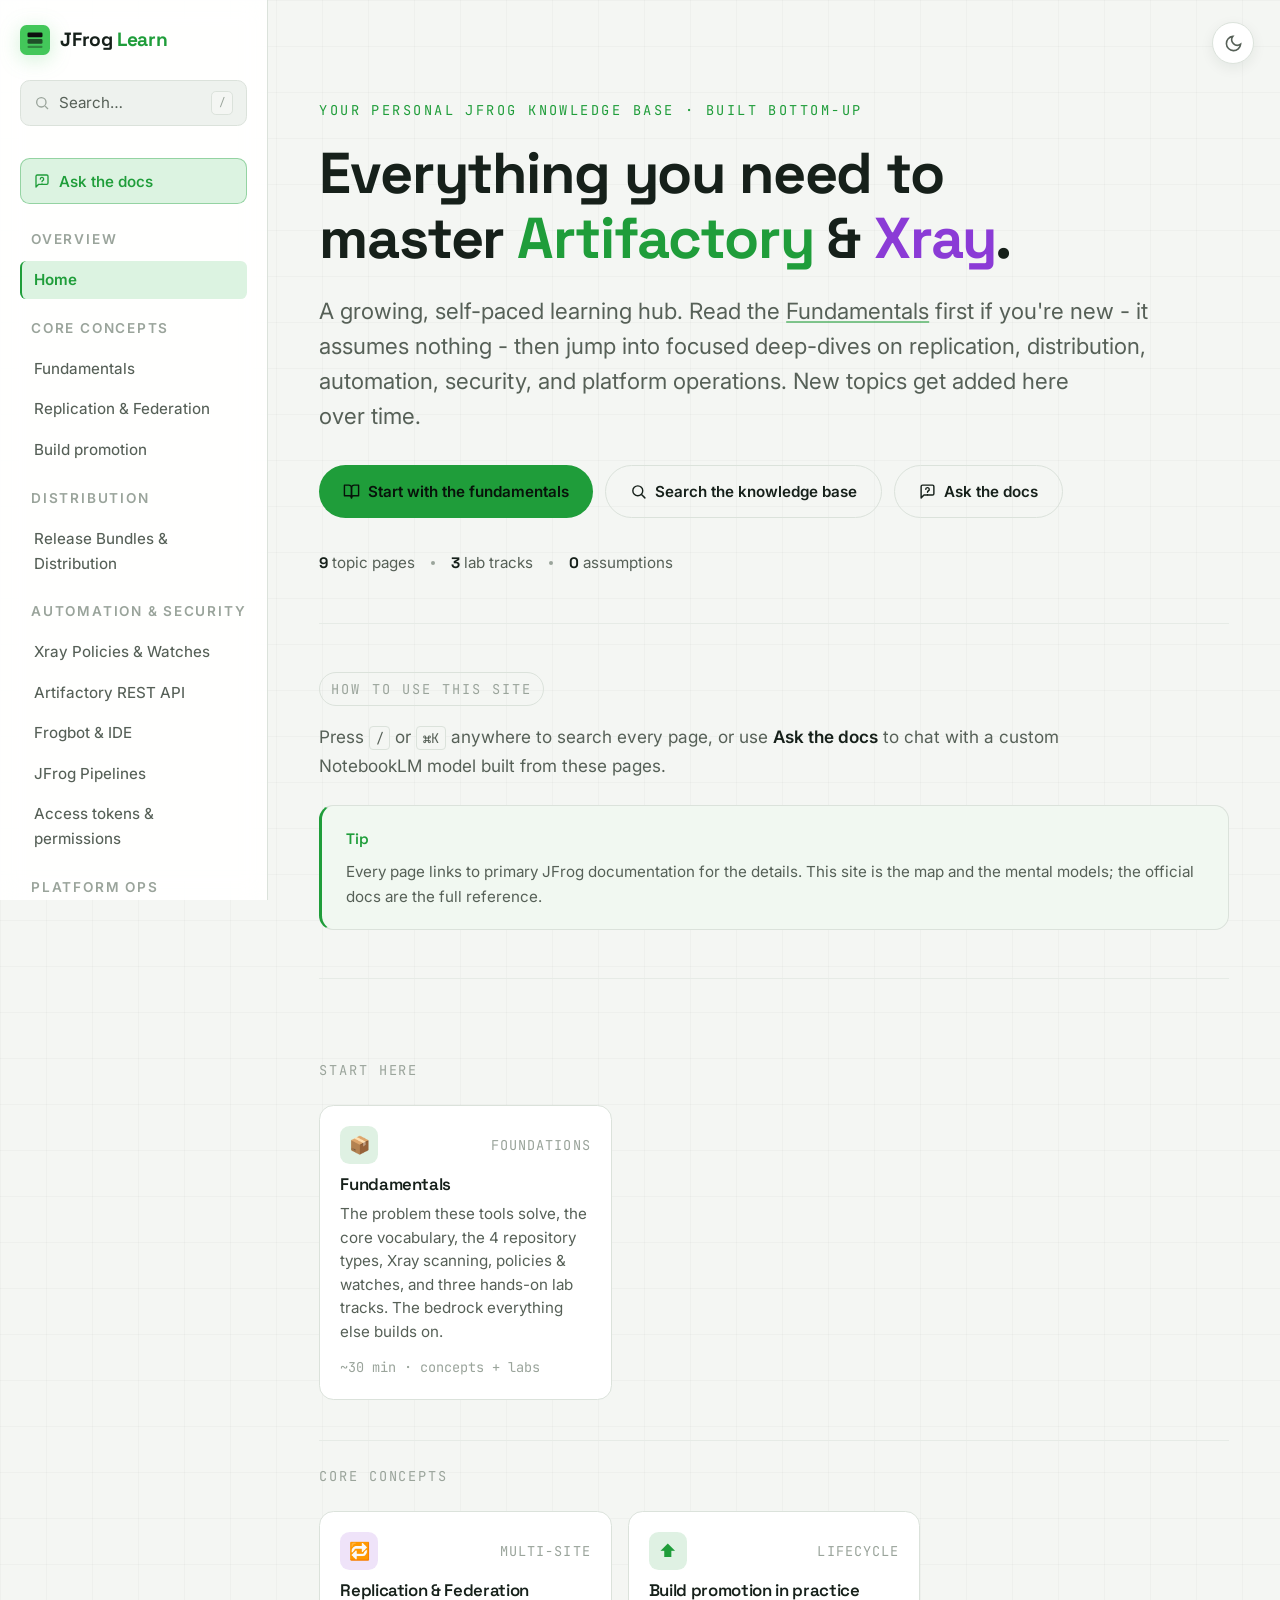
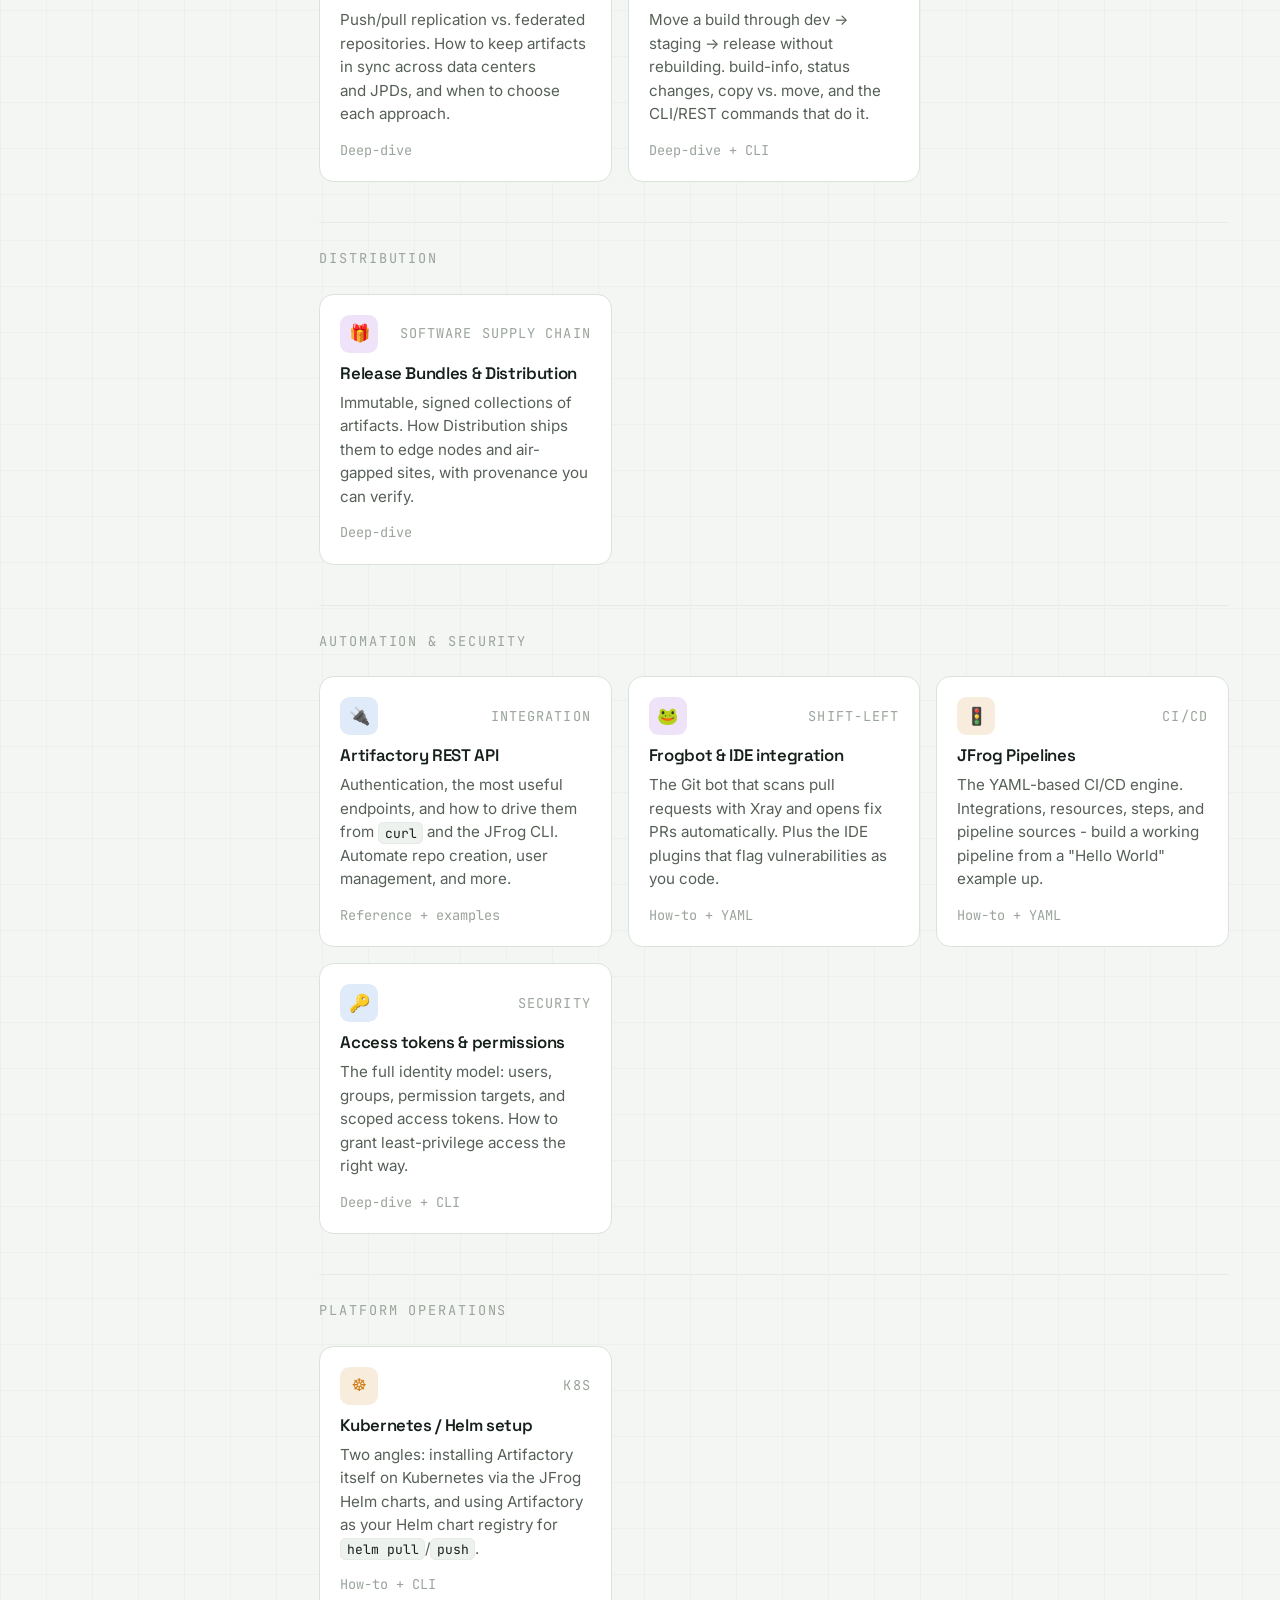
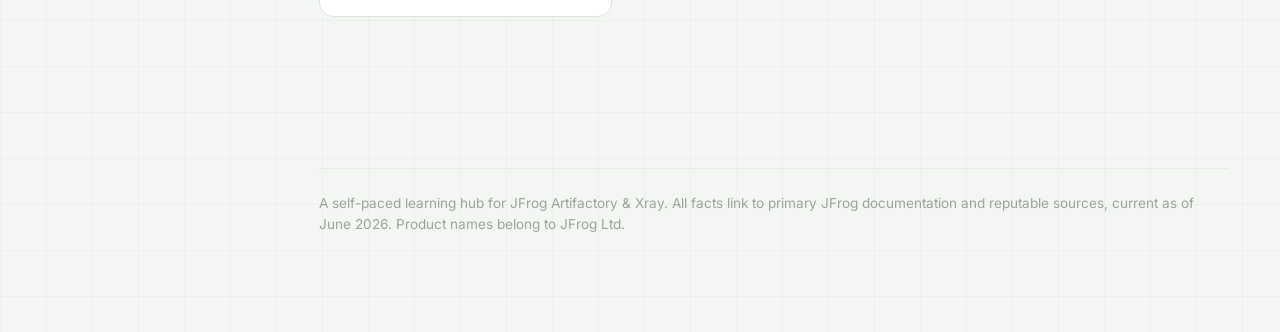
<file: index.html>
<!DOCTYPE html>
<html lang="en" data-theme="dark">
<head>
<meta charset="UTF-8" />
<meta name="viewport" content="width=device-width, initial-scale=1.0" />
<title>JFrog Learn - A bottom-up knowledge base for Artifactory & Xray</title>
<meta name="description" content="A growing, self-paced knowledge base for JFrog Artifactory and Xray: concepts, diagrams, tables, CLI, and hands-on labs. Built bottom-up, no prior knowledge assumed." />
<link rel="preconnect" href="https://fonts.googleapis.com" />
<link rel="preconnect" href="https://fonts.gstatic.com" crossorigin />
<link href="https://fonts.googleapis.com/css2?family=Space+Grotesk:wght@400;500;600;700&family=Inter:wght@400;450;500;600&family=JetBrains+Mono:wght@400;500;600&display=swap" rel="stylesheet" />
<link rel="stylesheet" href="assets/style.css" />
<link rel="icon" href="data:image/svg+xml,%3Csvg xmlns='http://www.w3.org/2000/svg' viewBox='0 0 32 32'%3E%3Crect width='32' height='32' rx='7' fill='%2340b14e'/%3E%3Cpath d='M9 21V11l7 4 7-4v10' fill='none' stroke='%230f1410' stroke-width='2.4' stroke-linejoin='round' stroke-linecap='round'/%3E%3C/svg%3E" />
<script>window.__BASE='';</script>
</head>
<body>
<a class="skip-link" href="#main">Skip to content</a>

<aside class="sidebar" id="sidebar"><!-- injected by app.js --></aside>

<button class="menu-btn" id="menuBtn" aria-label="Open navigation"><svg width="22" height="22" viewBox="0 0 24 24" fill="none" stroke="currentColor" stroke-width="2"><path d="M3 6h18M3 12h18M3 18h18"/></svg></button>
<div class="scrim" id="scrim"></div>

<main id="main">
  <button class="theme-toggle" data-theme-toggle aria-label="Switch theme"></button>

  <!-- HOME HERO -->
  <header class="home-hero">
    <p class="eyebrow">Your personal JFrog knowledge base · built bottom-up</p>
    <h1>Everything you need to master <span class="hl">Artifactory</span> &amp; <span class="hl-x">Xray</span>.</h1>
    <p class="lede">A growing, self-paced learning hub. Read the <a href="pages/fundamentals.html">Fundamentals</a> first if you're new - it assumes nothing - then jump into focused deep-dives on replication, distribution, automation, security, and platform operations. New topics get added here over time.</p>
    <div class="hero-cta">
      <a href="pages/fundamentals.html" class="btn btn-primary">
        <svg width="17" height="17" viewBox="0 0 24 24" fill="none" stroke="currentColor" stroke-width="2" stroke-linecap="round" stroke-linejoin="round" aria-hidden="true"><path d="M2 3h6a4 4 0 0 1 4 4v14a3 3 0 0 0-3-3H2z"/><path d="M22 3h-6a4 4 0 0 0-4 4v14a3 3 0 0 1 3-3h7z"/></svg>
        Start with the fundamentals
      </a>
      <button class="btn btn-ghost" id="searchTriggerHero">
        <svg width="17" height="17" viewBox="0 0 24 24" fill="none" stroke="currentColor" stroke-width="2" stroke-linecap="round" stroke-linejoin="round" aria-hidden="true"><circle cx="11" cy="11" r="7"/><path d="M21 21l-4.3-4.3"/></svg>
        Search the knowledge base
      </button>
      <a href="https://notebooklm.google.com/notebook/754de000-7dd1-47ce-905a-9eb659951264/preview" class="btn btn-ghost" target="_blank" rel="noopener noreferrer">
        <svg width="17" height="17" viewBox="0 0 24 24" fill="none" stroke="currentColor" stroke-width="2" stroke-linecap="round" stroke-linejoin="round" aria-hidden="true"><path d="M21 15a2 2 0 0 1-2 2H7l-4 4V5a2 2 0 0 1 2-2h14a2 2 0 0 1 2 2z"/><path d="M9.5 9a2.5 2.5 0 1 1 3.5 2.3c-.6.3-1 .9-1 1.7"/><path d="M12 16.5h.01"/></svg>
        Ask the docs
      </a>
    </div>
    <div class="hero-meta">
      <span><b>9</b> topic pages</span><span class="dot"></span>
      <span><b>3</b> lab tracks</span><span class="dot"></span>
      <span><b>0</b> assumptions</span>
    </div>
    <div class="hero-guide">
      <span class="kicker">How to use this site</span>
      <p class="prose">Press <kbd>/</kbd> or <kbd>⌘K</kbd> anywhere to search every page, or use <strong>Ask the docs</strong> to chat with a custom NotebookLM model built from these pages.</p>
      <div class="callout callout-tip">
        <p class="callout-title">Tip</p>
        <p>Every page links to primary JFrog documentation for the details. This site is the map and the mental models; the official docs are the full reference.</p>
      </div>
    </div>
  </header>

  <section class="section home-topics">
    <p class="home-section-label">Start here</p>
    <div class="topic-grid">
      <a class="topic-card" data-accent="art" href="pages/fundamentals.html">
        <div class="tc-top"><span class="tc-icon">📦</span><span class="tc-tag">Foundations</span></div>
        <h3>Fundamentals</h3>
        <p>The problem these tools solve, the core vocabulary, the 4 repository types, Xray scanning, policies &amp; watches, and three hands-on lab tracks. The bedrock everything else builds on.</p>
        <span class="tc-meta">~30 min · concepts + labs</span>
      </a>
    </div>

    <p class="home-section-label">Core concepts</p>
    <div class="topic-grid">
      <a class="topic-card" data-accent="xray" href="pages/replication-federation.html">
        <div class="tc-top"><span class="tc-icon">🔁</span><span class="tc-tag">Multi-site</span></div>
        <h3>Replication &amp; Federation</h3>
        <p>Push/pull replication vs. federated repositories. How to keep artifacts in sync across data centers and JPDs, and when to choose each approach.</p>
        <span class="tc-meta">Deep-dive</span>
      </a>
      <a class="topic-card" data-accent="art" href="pages/build-promotion.html">
        <div class="tc-top"><span class="tc-icon">⬆️</span><span class="tc-tag">Lifecycle</span></div>
        <h3>Build promotion in practice</h3>
        <p>Move a build through dev → staging → release without rebuilding. build-info, status changes, copy vs. move, and the CLI/REST commands that do it.</p>
        <span class="tc-meta">Deep-dive + CLI</span>
      </a>
    </div>

    <p class="home-section-label">Distribution</p>
    <div class="topic-grid">
      <a class="topic-card" data-accent="xray" href="pages/release-bundles.html">
        <div class="tc-top"><span class="tc-icon">🎁</span><span class="tc-tag">Software supply chain</span></div>
        <h3>Release Bundles &amp; Distribution</h3>
        <p>Immutable, signed collections of artifacts. How Distribution ships them to edge nodes and air-gapped sites, with provenance you can verify.</p>
        <span class="tc-meta">Deep-dive</span>
      </a>
    </div>

    <p class="home-section-label">Automation &amp; security</p>
    <div class="topic-grid">
      <a class="topic-card" data-accent="api" href="pages/rest-api.html">
        <div class="tc-top"><span class="tc-icon">🔌</span><span class="tc-tag">Integration</span></div>
        <h3>Artifactory REST API</h3>
        <p>Authentication, the most useful endpoints, and how to drive them from <code>curl</code> and the JFrog CLI. Automate repo creation, user management, and more.</p>
        <span class="tc-meta">Reference + examples</span>
      </a>
      <a class="topic-card" data-accent="xray" href="pages/frogbot.html">
        <div class="tc-top"><span class="tc-icon">🐸</span><span class="tc-tag">Shift-left</span></div>
        <h3>Frogbot &amp; IDE integration</h3>
        <p>The Git bot that scans pull requests with Xray and opens fix PRs automatically. Plus the IDE plugins that flag vulnerabilities as you code.</p>
        <span class="tc-meta">How-to + YAML</span>
      </a>
      <a class="topic-card" data-accent="lab" href="pages/pipelines.html">
        <div class="tc-top"><span class="tc-icon">🚦</span><span class="tc-tag">CI/CD</span></div>
        <h3>JFrog Pipelines</h3>
        <p>The YAML-based CI/CD engine. Integrations, resources, steps, and pipeline sources - build a working pipeline from a "Hello World" example up.</p>
        <span class="tc-meta">How-to + YAML</span>
      </a>
      <a class="topic-card" data-accent="api" href="pages/access-tokens.html">
        <div class="tc-top"><span class="tc-icon">🔑</span><span class="tc-tag">Security</span></div>
        <h3>Access tokens &amp; permissions</h3>
        <p>The full identity model: users, groups, permission targets, and scoped access tokens. How to grant least-privilege access the right way.</p>
        <span class="tc-meta">Deep-dive + CLI</span>
      </a>
    </div>

    <p class="home-section-label">Platform operations</p>
    <div class="topic-grid">
      <a class="topic-card" data-accent="lab" href="pages/kubernetes-helm.html">
        <div class="tc-top"><span class="tc-icon">☸️</span><span class="tc-tag">K8s</span></div>
        <h3>Kubernetes / Helm setup</h3>
        <p>Two angles: installing Artifactory itself on Kubernetes via the JFrog Helm charts, and using Artifactory as your Helm chart registry for <code>helm pull</code>/<code>push</code>.</p>
        <span class="tc-meta">How-to + CLI</span>
      </a>
    </div>
  </section>

  <footer class="footer">
    <p>A self-paced learning hub for JFrog Artifactory &amp; Xray. All facts link to primary JFrog documentation and reputable sources, current as of June 2026. Product names belong to JFrog Ltd.</p>
  </footer>
</main>

<!-- SEARCH MODAL -->
<div class="search-overlay" id="searchOverlay" role="dialog" aria-modal="true" aria-label="Search">
  <div class="search-box">
    <div class="search-input-row">
      <svg width="18" height="18" viewBox="0 0 24 24" fill="none" stroke="currentColor" stroke-width="2"><circle cx="11" cy="11" r="7"/><path d="M21 21l-4.3-4.3"/></svg>
      <input id="searchInput" type="text" placeholder="Search concepts, commands, CLI…" autocomplete="off" spellcheck="false" />
      <span class="search-esc">esc</span>
    </div>
    <div class="search-results" id="searchResults"></div>
    <div class="search-foot">
      <span><kbd>↑</kbd><kbd>↓</kbd> navigate</span>
      <span><kbd>↵</kbd> open</span>
      <span><kbd>/</kbd> or <kbd>⌘K</kbd> to search</span>
    </div>
  </div>
</div>

<script src="assets/app.js"></script>
<script>document.getElementById('searchTriggerHero').addEventListener('click',()=>document.getElementById('searchTrigger').click());</script>
</body>
</html>
</file>
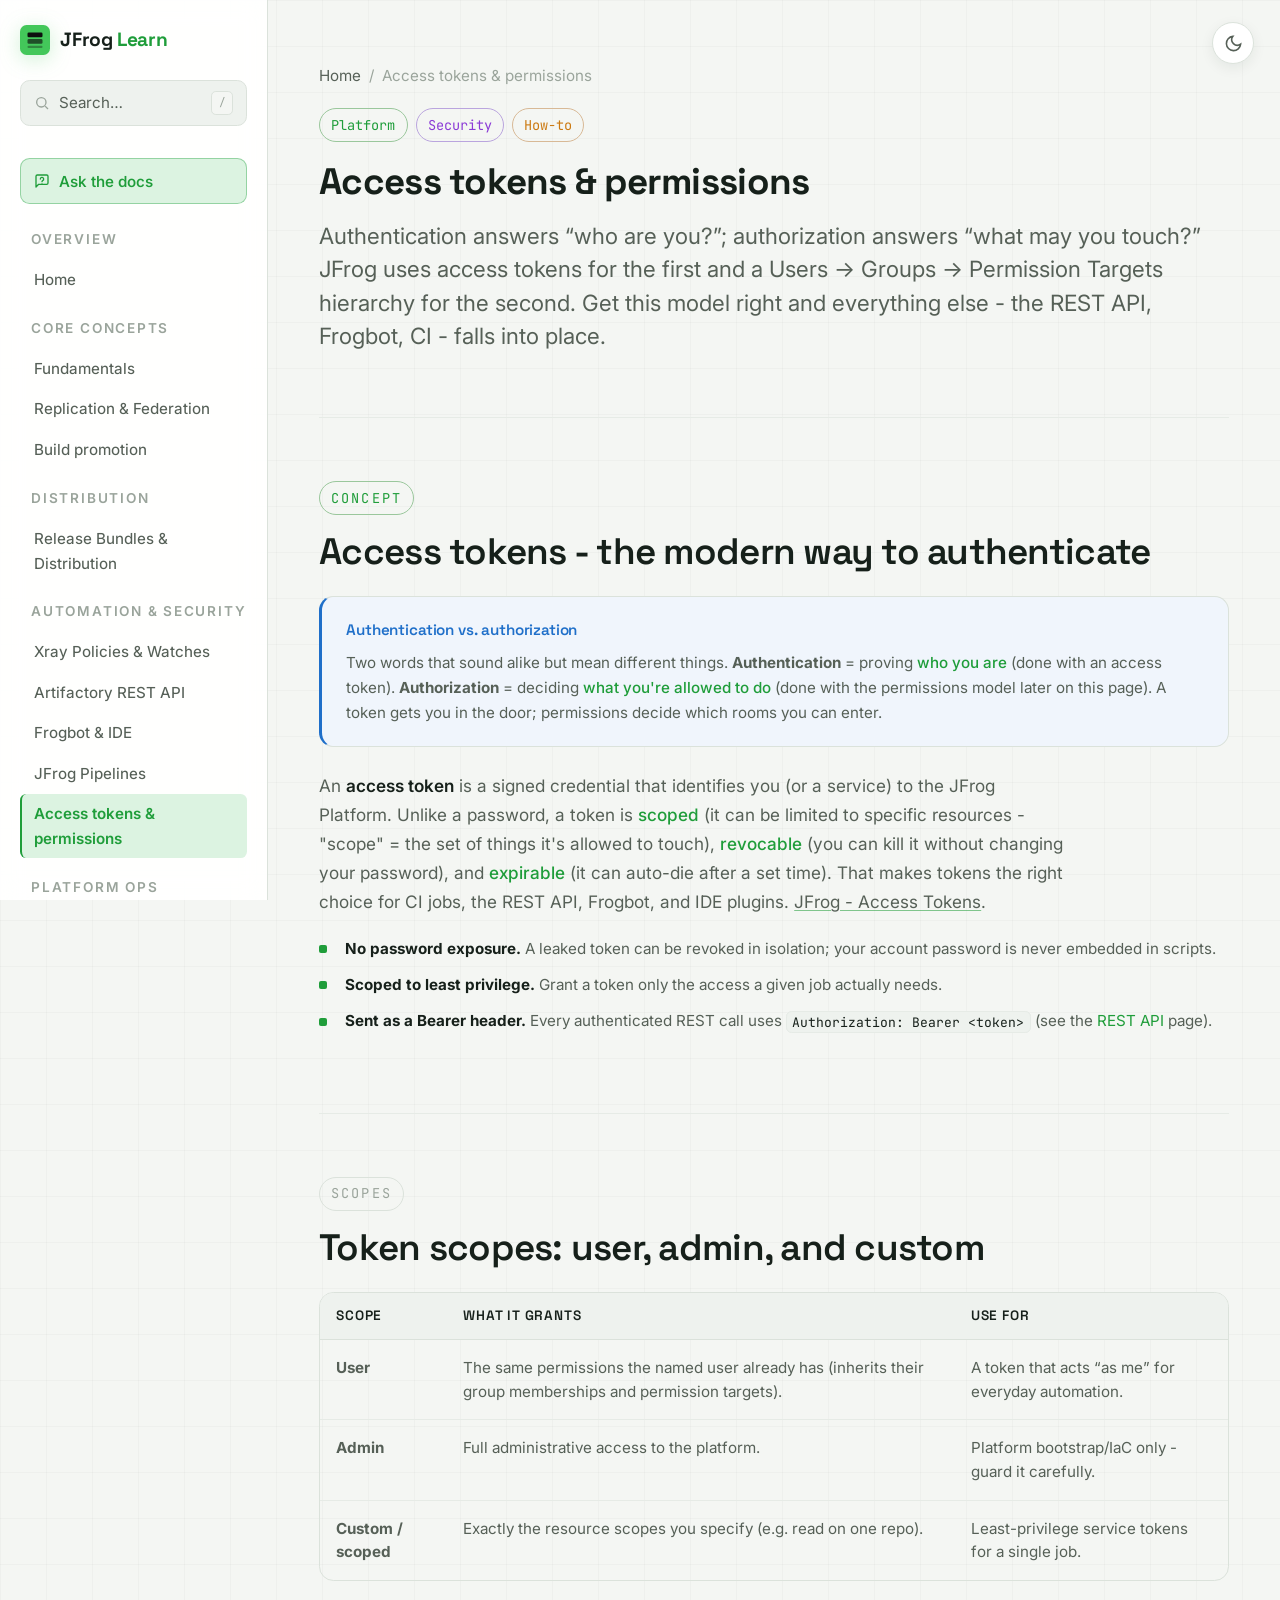
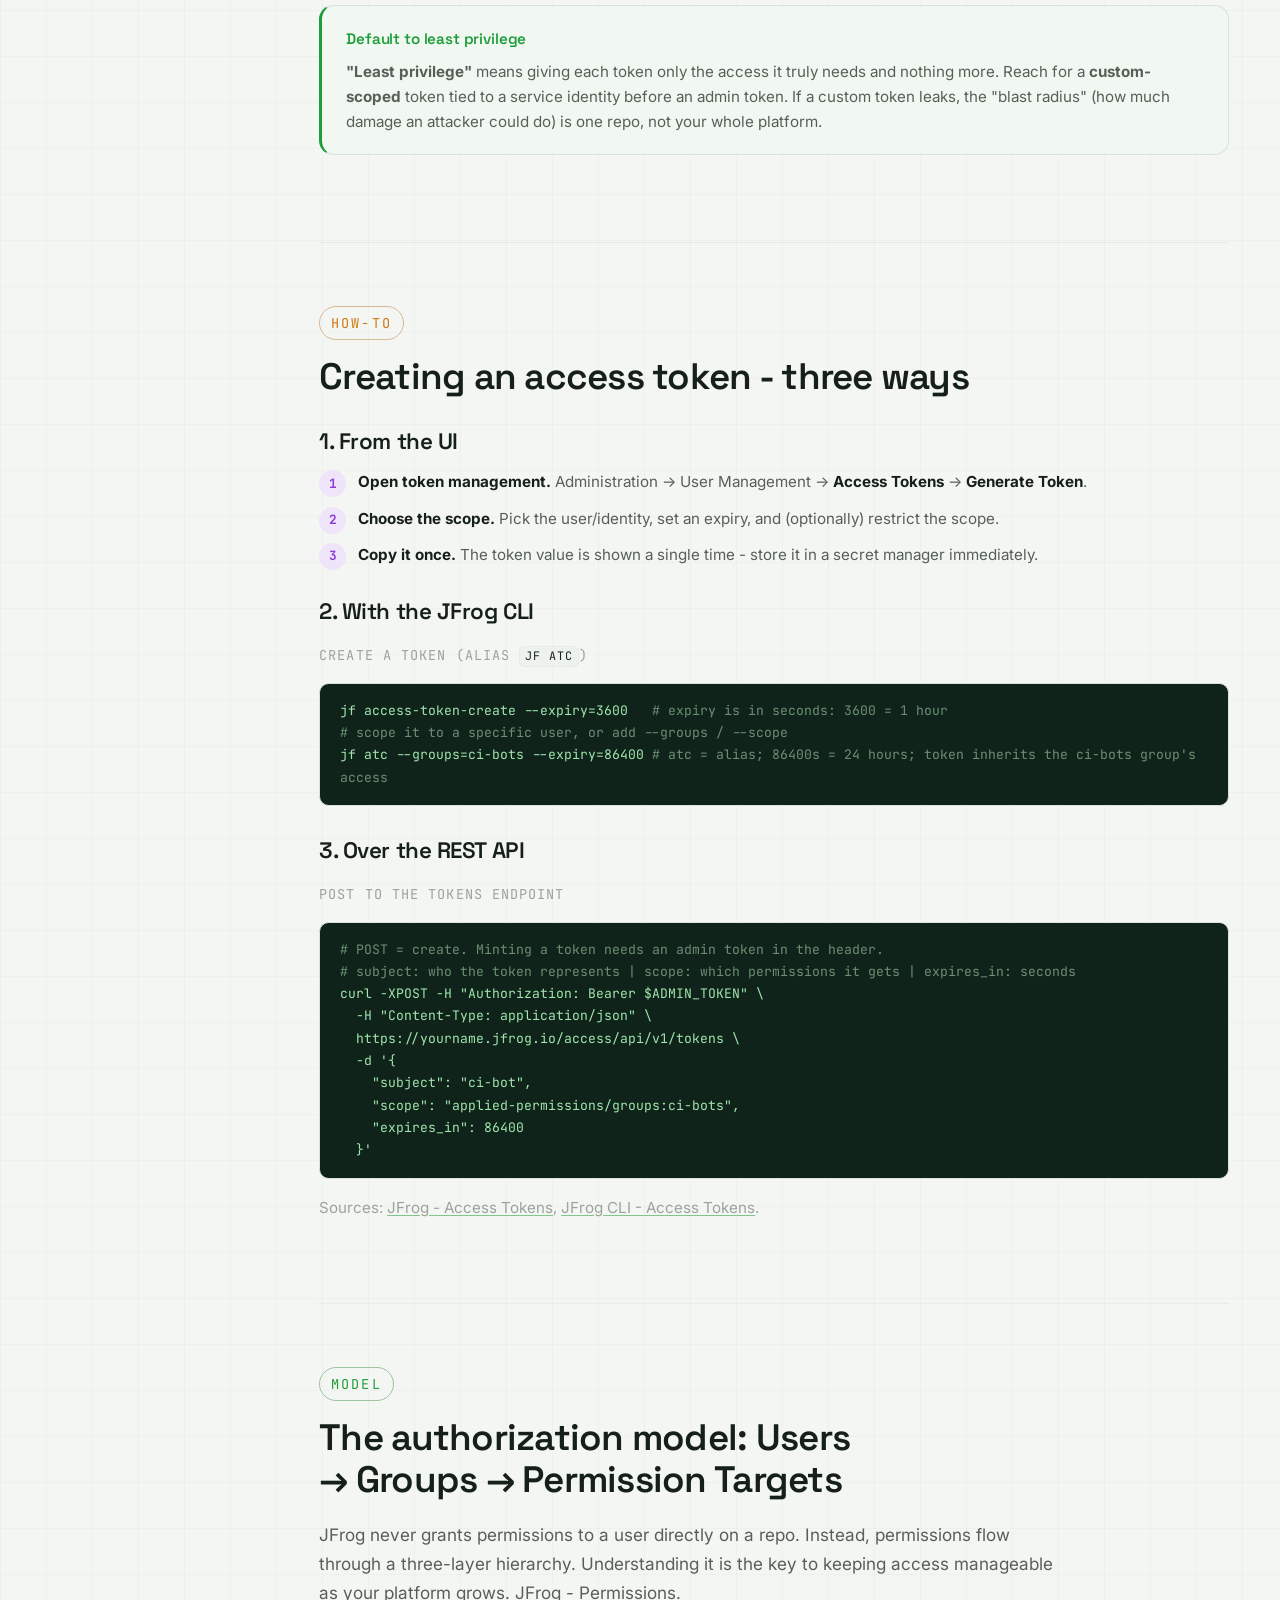
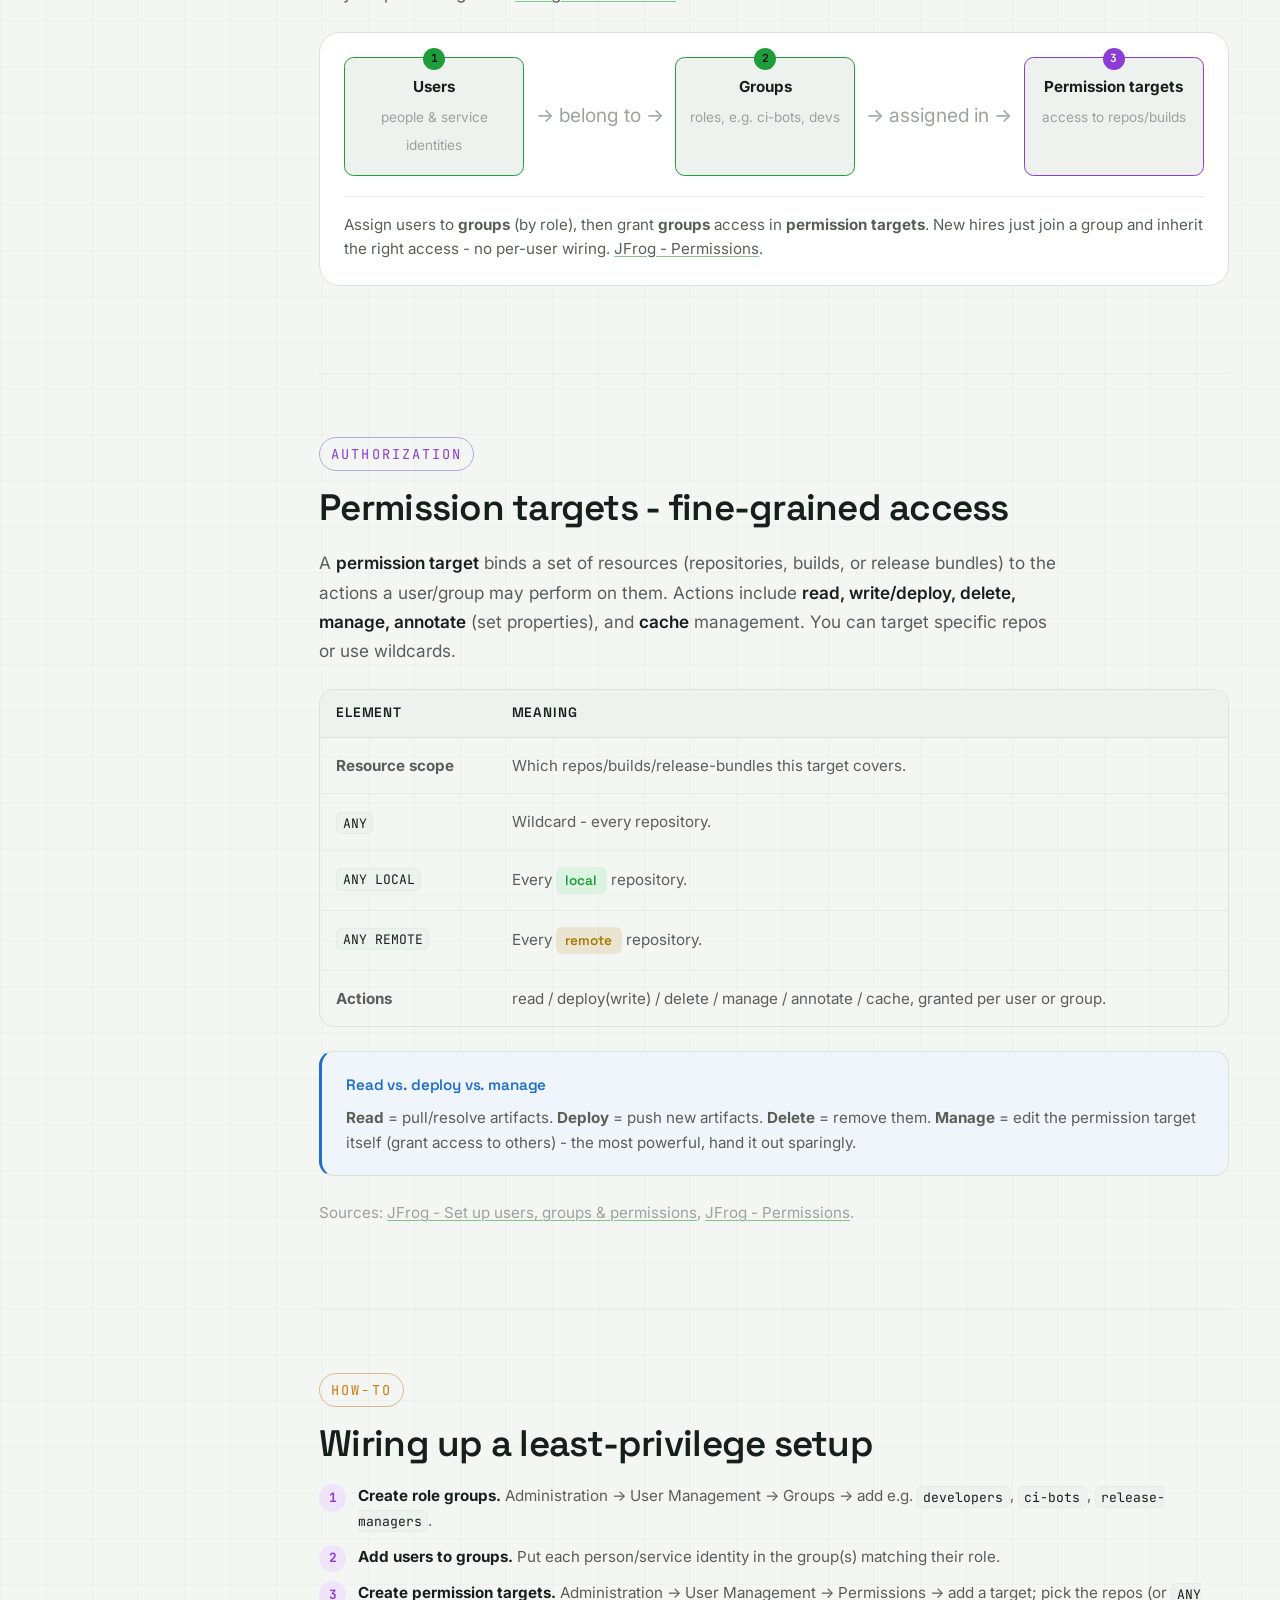
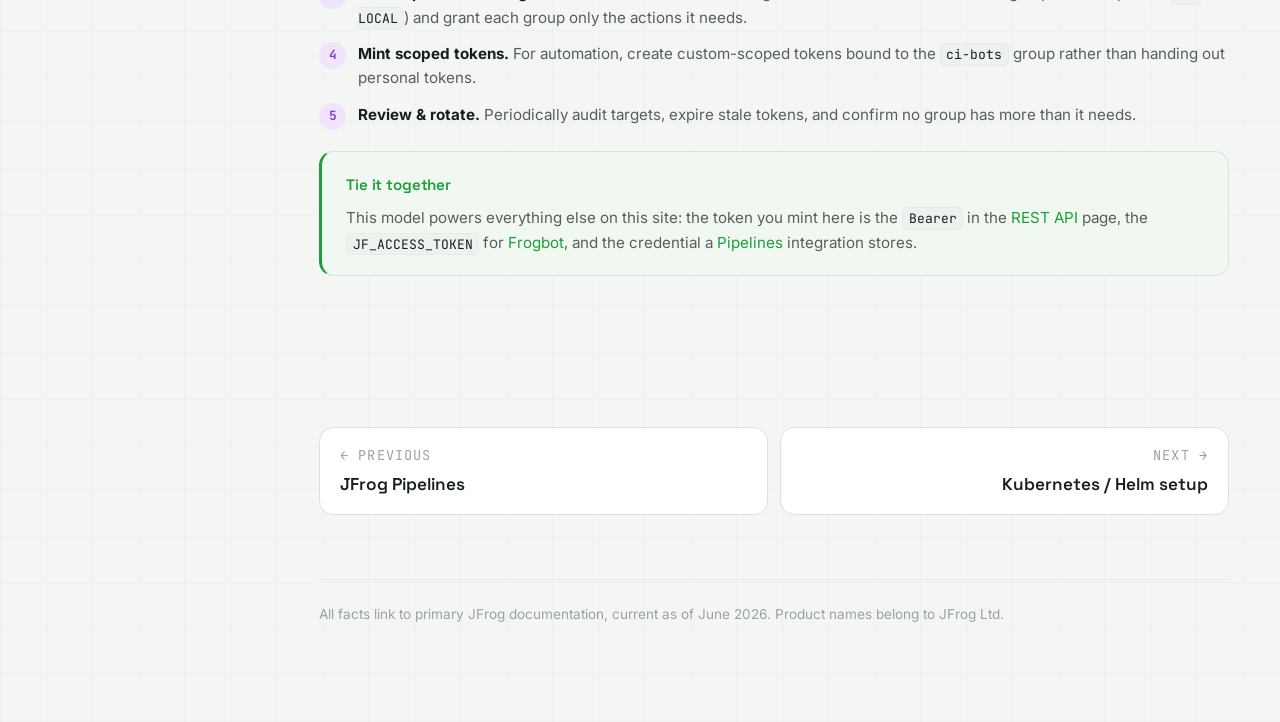
<file: pages/access-tokens.html>
<!DOCTYPE html>
<html lang="en" data-theme="dark">
<head>
<meta charset="UTF-8" />
<meta name="viewport" content="width=device-width, initial-scale=1.0" />
<title>Access tokens & permissions - JFrog Learn</title>
<meta name="description" content="How JFrog identity works: access tokens (scoped, revocable), users, groups, and permission targets that grant fine-grained access to repos, builds, and release bundles." />
<link rel="preconnect" href="https://fonts.googleapis.com" />
<link rel="preconnect" href="https://fonts.gstatic.com" crossorigin />
<link href="https://fonts.googleapis.com/css2?family=Space+Grotesk:wght@400;500;600;700&family=Inter:wght@400;450;500;600&family=JetBrains+Mono:wght@400;500;600&display=swap" rel="stylesheet" />
<link rel="stylesheet" href="../assets/style.css" />
<link rel="icon" href="data:image/svg+xml,%3Csvg xmlns='http://www.w3.org/2000/svg' viewBox='0 0 32 32'%3E%3Crect width='32' height='32' rx='7' fill='%2340b14e'/%3E%3Cpath d='M9 21V11l7 4 7-4v10' fill='none' stroke='%230f1410' stroke-width='2.4' stroke-linejoin='round' stroke-linecap='round'/%3E%3C/svg%3E" />
<script>window.__BASE='../';</script>
</head>
<body>
<a class="skip-link" href="#main">Skip to content</a>
<aside class="sidebar" id="sidebar"></aside>

<div id="onThisPage" hidden>
  <p class="nav-group">On this page</p>
  <a href="#tokens" class="nav-link">Access tokens</a>
  <a href="#types" class="nav-link">Token scopes</a>
  <a href="#create" class="nav-link">Creating a token</a>
  <a href="#model" class="nav-link">Users, groups, targets</a>
  <a href="#targets" class="nav-link">Permission targets</a>
  <a href="#howto" class="nav-link">Set up permissions</a>
</div>

<button class="menu-btn" id="menuBtn" aria-label="Open navigation"><svg width="22" height="22" viewBox="0 0 24 24" fill="none" stroke="currentColor" stroke-width="2"><path d="M3 6h18M3 12h18M3 18h18"/></svg></button>
<div class="scrim" id="scrim"></div>

<main id="main">
  <button class="theme-toggle" data-theme-toggle aria-label="Switch theme"></button>

  <header class="page-head">
    <nav class="breadcrumb"><a href="../index.html">Home</a><span class="sep">/</span><span>Access tokens & permissions</span></nav>
    <div class="page-badges"><span class="lvl lvl-art">Platform</span><span class="lvl lvl-xray">Security</span><span class="lvl lvl-lab">How-to</span></div>
    <h1>Access tokens &amp; permissions</h1>
    <p class="lede">Authentication answers “who are you?”; authorization answers “what may you touch?” JFrog uses access tokens for the first and a Users → Groups → Permission Targets hierarchy for the second. Get this model right and everything else - the REST API, Frogbot, CI - falls into place.</p>
  </header>


  <section id="tokens" class="section">
    <span class="kicker kicker-art">Concept</span>
    <h2>Access tokens - the modern way to authenticate</h2>
    <div class="callout callout-q">
      <p class="callout-title">Authentication vs. authorization</p>
      <p>Two words that sound alike but mean different things. <b>Authentication</b> = proving <em>who you are</em> (done with an access token). <b>Authorization</b> = deciding <em>what you're allowed to do</em> (done with the permissions model later on this page). A token gets you in the door; permissions decide which rooms you can enter.</p>
    </div>
    <p class="prose">An <strong>access token</strong> is a signed credential that identifies you (or a service) to the JFrog Platform. Unlike a password, a token is <em>scoped</em> (it can be limited to specific resources - "scope" = the set of things it's allowed to touch), <em>revocable</em> (you can kill it without changing your password), and <em>expirable</em> (it can auto-die after a set time). That makes tokens the right choice for CI jobs, the REST API, Frogbot, and IDE plugins. <a href="https://jfrog.com/help/r/jfrog-platform-administration-documentation/access-tokens" target="_blank" rel="noopener">JFrog - Access Tokens</a>.</p>
    <ul class="feature-list">
      <li><b>No password exposure.</b> A leaked token can be revoked in isolation; your account password is never embedded in scripts.</li>
      <li><b>Scoped to least privilege.</b> Grant a token only the access a given job actually needs.</li>
      <li><b>Sent as a Bearer header.</b> Every authenticated REST call uses <code>Authorization: Bearer &lt;token&gt;</code> (see the <a href="rest-api.html">REST API</a> page).</li>
    </ul>
  </section>

  <section id="types" class="section">
    <span class="kicker">Scopes</span>
    <h2>Token scopes: user, admin, and custom</h2>
    <div class="table-wrap">
      <table class="datatable">
        <thead><tr><th>Scope</th><th>What it grants</th><th>Use for</th></tr></thead>
        <tbody>
          <tr><td><b>User</b></td><td>The same permissions the named user already has (inherits their group memberships and permission targets).</td><td>A token that acts “as me” for everyday automation.</td></tr>
          <tr><td><b>Admin</b></td><td>Full administrative access to the platform.</td><td>Platform bootstrap/IaC only - guard it carefully.</td></tr>
          <tr><td><b>Custom / scoped</b></td><td>Exactly the resource scopes you specify (e.g. read on one repo).</td><td>Least-privilege service tokens for a single job.</td></tr>
        </tbody>
      </table>
    </div>
    <div class="callout callout-tip">
      <p class="callout-title">Default to least privilege</p>
      <p><b>"Least privilege"</b> means giving each token only the access it truly needs and nothing more. Reach for a <b>custom-scoped</b> token tied to a service identity before an admin token. If a custom token leaks, the "blast radius" (how much damage an attacker could do) is one repo, not your whole platform.</p>
    </div>
  </section>

  <section id="create" class="section">
    <span class="kicker kicker-lab">How-to</span>
    <h2>Creating an access token - three ways</h2>
    <h3 class="subhead">1. From the UI</h3>
    <ol class="steps">
      <li><b>Open token management.</b> Administration → User Management → <b>Access Tokens</b> → <b>Generate Token</b>.</li>
      <li><b>Choose the scope.</b> Pick the user/identity, set an expiry, and (optionally) restrict the scope.</li>
      <li><b>Copy it once.</b> The token value is shown a single time - store it in a secret manager immediately.</li>
    </ol>
    <h3 class="subhead">2. With the JFrog CLI</h3>
    <p class="code-label">Create a token (alias <code>jf atc</code>)</p>
    <div class="codeblock"><code>jf access-token-create --expiry=3600   <span class="cm"># expiry is in seconds: 3600 = 1 hour</span>
<span class="cm"># scope it to a specific user, or add --groups / --scope</span>
jf atc --groups=ci-bots --expiry=86400 <span class="cm"># atc = alias; 86400s = 24 hours; token inherits the ci-bots group's access</span></code></div>
    <h3 class="subhead">3. Over the REST API</h3>
    <p class="code-label">POST to the tokens endpoint</p>
    <div class="codeblock"><code><span class="cm"># POST = create. Minting a token needs an admin token in the header.</span>
<span class="cm"># subject: who the token represents | scope: which permissions it gets | expires_in: seconds</span>
curl -XPOST -H "Authorization: Bearer $ADMIN_TOKEN" \
  -H "Content-Type: application/json" \
  https://yourname.jfrog.io/access/api/v1/tokens \
  -d '{
    "subject": "ci-bot",
    "scope": "applied-permissions/groups:ci-bots",
    "expires_in": 86400
  }'</code></div>
    <p class="prose muted">Sources: <a href="https://jfrog.com/help/r/jfrog-platform-administration-documentation/access-tokens" target="_blank" rel="noopener">JFrog - Access Tokens</a>, <a href="https://jfrog.com/help/r/jfrog-cli/access-tokens" target="_blank" rel="noopener">JFrog CLI - Access Tokens</a>.</p>
  </section>

  <section id="model" class="section">
    <span class="kicker kicker-art">Model</span>
    <h2>The authorization model: Users → Groups → Permission Targets</h2>
    <p class="prose">JFrog never grants permissions to a user directly on a repo. Instead, permissions flow through a three-layer hierarchy. Understanding it is the key to keeping access manageable as your platform grows. <a href="https://jfrog.com/help/r/jfrog-platform-administration-documentation/permissions" target="_blank" rel="noopener">JFrog - Permissions</a>.</p>
    <figure class="flow" aria-label="Permission hierarchy">
      <div class="flow-row">
        <div class="flow-step flow-art"><span class="flow-step-n">1</span><b>Users</b><small>people &amp; service identities</small></div>
        <span class="flow-conn">→ belong to →</span>
        <div class="flow-step flow-art"><span class="flow-step-n">2</span><b>Groups</b><small>roles, e.g. ci-bots, devs</small></div>
        <span class="flow-conn">→ assigned in →</span>
        <div class="flow-step flow-xray"><span class="flow-step-n">3</span><b>Permission targets</b><small>access to repos/builds</small></div>
      </div>
      <figcaption>Assign users to <b>groups</b> (by role), then grant <b>groups</b> access in <b>permission targets</b>. New hires just join a group and inherit the right access - no per-user wiring. <a href="https://jfrog.com/help/r/jfrog-platform-administration-documentation/permissions" target="_blank" rel="noopener">JFrog - Permissions</a>.</figcaption>
    </figure>
  </section>

  <section id="targets" class="section">
    <span class="kicker kicker-x">Authorization</span>
    <h2>Permission targets - fine-grained access</h2>
    <p class="prose">A <strong>permission target</strong> binds a set of resources (repositories, builds, or release bundles) to the actions a user/group may perform on them. Actions include <strong>read, write/deploy, delete, manage, annotate</strong> (set properties), and <strong>cache</strong> management. You can target specific repos or use wildcards.</p>
    <div class="table-wrap">
      <table class="datatable">
        <thead><tr><th>Element</th><th>Meaning</th></tr></thead>
        <tbody>
          <tr><td><b>Resource scope</b></td><td>Which repos/builds/release-bundles this target covers.</td></tr>
          <tr><td><code>ANY</code></td><td>Wildcard - every repository.</td></tr>
          <tr><td><code>ANY LOCAL</code></td><td>Every <span class="pill pill-local">local</span> repository.</td></tr>
          <tr><td><code>ANY REMOTE</code></td><td>Every <span class="pill pill-remote">remote</span> repository.</td></tr>
          <tr><td><b>Actions</b></td><td>read / deploy(write) / delete / manage / annotate / cache, granted per user or group.</td></tr>
        </tbody>
      </table>
    </div>
    <div class="callout callout-q">
      <p class="callout-title">Read vs. deploy vs. manage</p>
      <p><b>Read</b> = pull/resolve artifacts. <b>Deploy</b> = push new artifacts. <b>Delete</b> = remove them. <b>Manage</b> = edit the permission target itself (grant access to others) - the most powerful, hand it out sparingly.</p>
    </div>
    <p class="prose muted">Sources: <a href="https://jfrog.com/help/r/self-managed-pro-pro-x-start-guide/set-up-users-groups-and-permissions" target="_blank" rel="noopener">JFrog - Set up users, groups &amp; permissions</a>, <a href="https://jfrog.com/help/r/jfrog-platform-administration-documentation/permissions" target="_blank" rel="noopener">JFrog - Permissions</a>.</p>
  </section>

  <section id="howto" class="section">
    <span class="kicker kicker-lab">How-to</span>
    <h2>Wiring up a least-privilege setup</h2>
    <ol class="steps">
      <li><b>Create role groups.</b> Administration → User Management → Groups → add e.g. <code>developers</code>, <code>ci-bots</code>, <code>release-managers</code>.</li>
      <li><b>Add users to groups.</b> Put each person/service identity in the group(s) matching their role.</li>
      <li><b>Create permission targets.</b> Administration → User Management → Permissions → add a target; pick the repos (or <code>ANY LOCAL</code>) and grant each group only the actions it needs.</li>
      <li><b>Mint scoped tokens.</b> For automation, create custom-scoped tokens bound to the <code>ci-bots</code> group rather than handing out personal tokens.</li>
      <li><b>Review &amp; rotate.</b> Periodically audit targets, expire stale tokens, and confirm no group has more than it needs.</li>
    </ol>
    <div class="callout callout-tip">
      <p class="callout-title">Tie it together</p>
      <p>This model powers everything else on this site: the token you mint here is the <code>Bearer</code> in the <a href="rest-api.html">REST API</a> page, the <code>JF_ACCESS_TOKEN</code> for <a href="frogbot.html">Frogbot</a>, and the credential a <a href="pipelines.html">Pipelines</a> integration stores.</p>
    </div>
  </section>


  <nav class="page-nav" aria-label="Page navigation">
    <a href="pipelines.html"><span class="pn-dir">← Previous</span><span class="pn-title">JFrog Pipelines</span></a>
    <a class="pn-next" href="kubernetes-helm.html"><span class="pn-dir">Next →</span><span class="pn-title">Kubernetes / Helm setup</span></a>
  </nav>

  <footer class="footer">
    <p>All facts link to primary JFrog documentation, current as of June 2026. Product names belong to JFrog Ltd.</p>
  </footer>
</main>

<div class="search-overlay" id="searchOverlay" role="dialog" aria-modal="true" aria-label="Search">
  <div class="search-box">
    <div class="search-input-row">
      <svg width="18" height="18" viewBox="0 0 24 24" fill="none" stroke="currentColor" stroke-width="2"><circle cx="11" cy="11" r="7"/><path d="M21 21l-4.3-4.3"/></svg>
      <input id="searchInput" type="text" placeholder="Search concepts, commands, CLI…" autocomplete="off" spellcheck="false" />
      <span class="search-esc">esc</span>
    </div>
    <div class="search-results" id="searchResults"></div>
    <div class="search-foot">
      <span><kbd>&uarr;</kbd><kbd>&darr;</kbd> navigate</span><span><kbd>&crarr;</kbd> all results</span><span><kbd>&#8984;</kbd><kbd>&crarr;</kbd> open section</span>
    </div>
  </div>
</div>

<script src="../assets/app.js"></script>
</body>
</html>
</file>
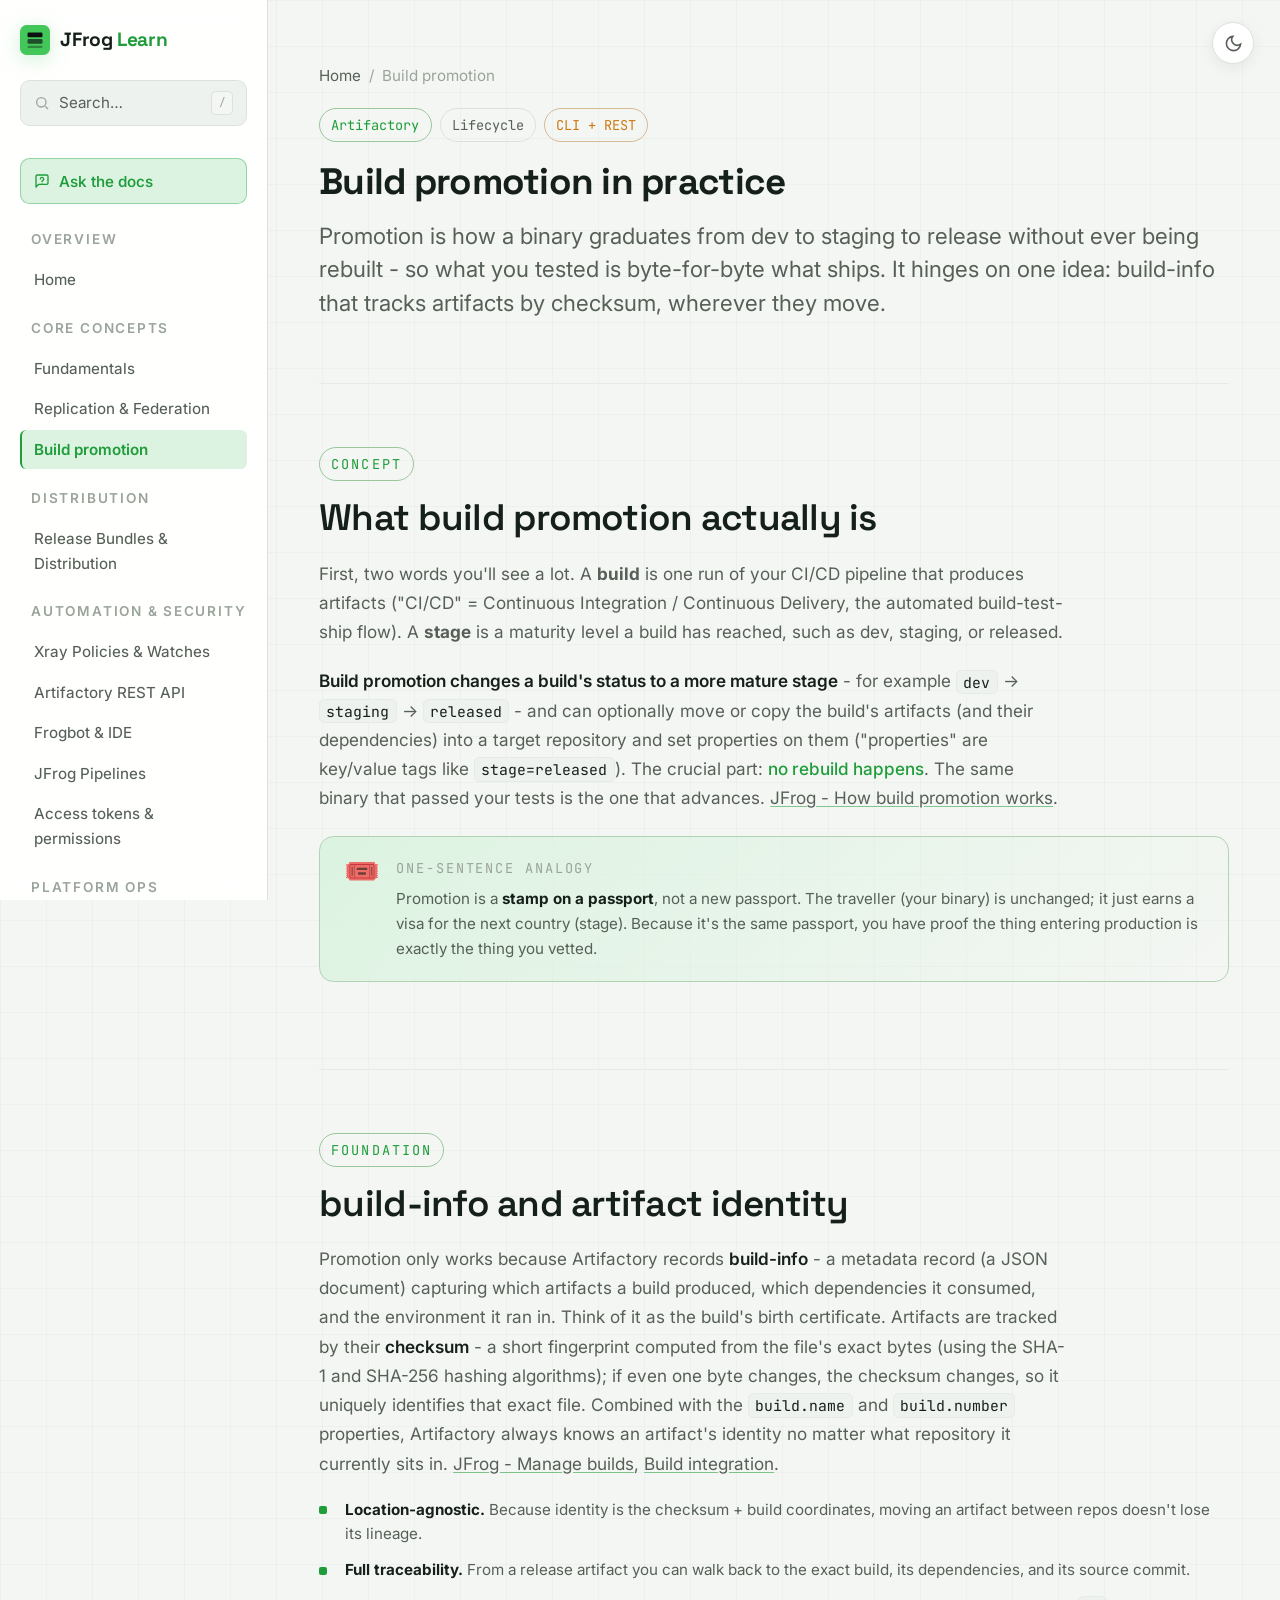
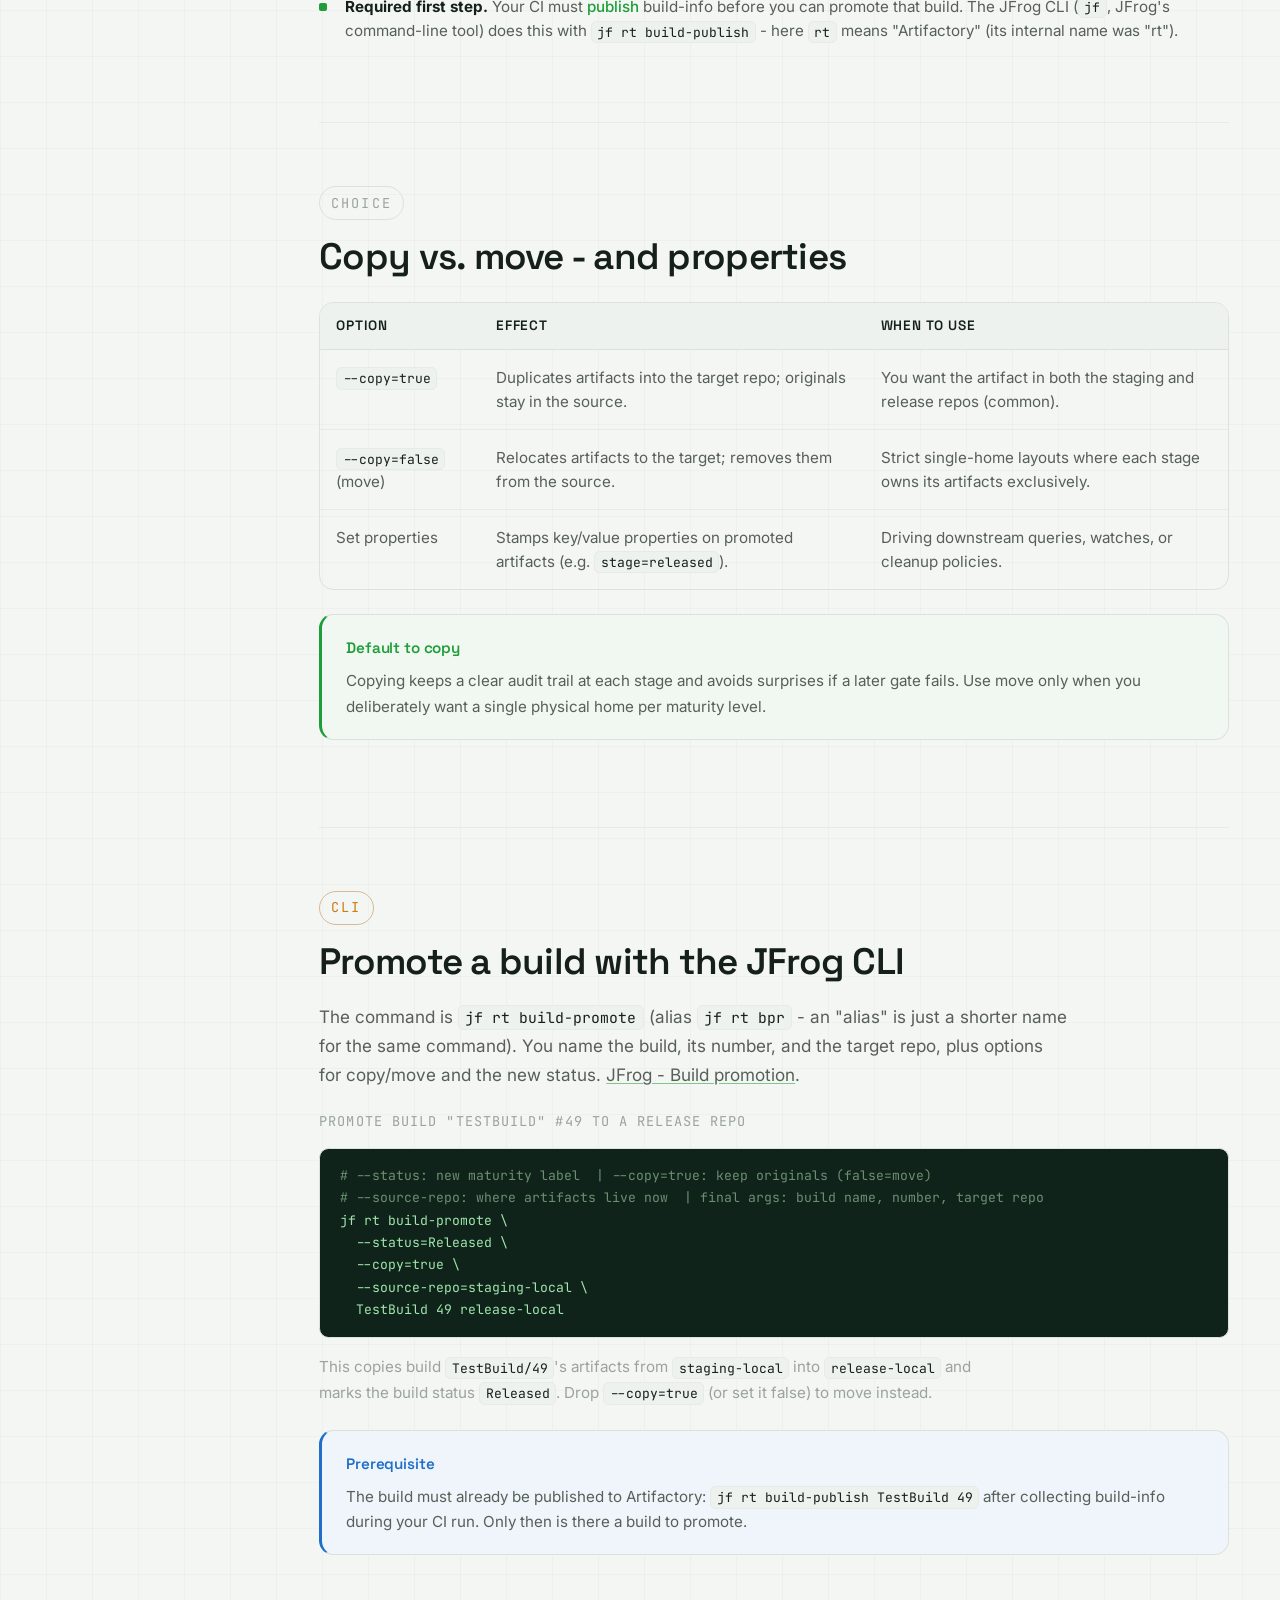
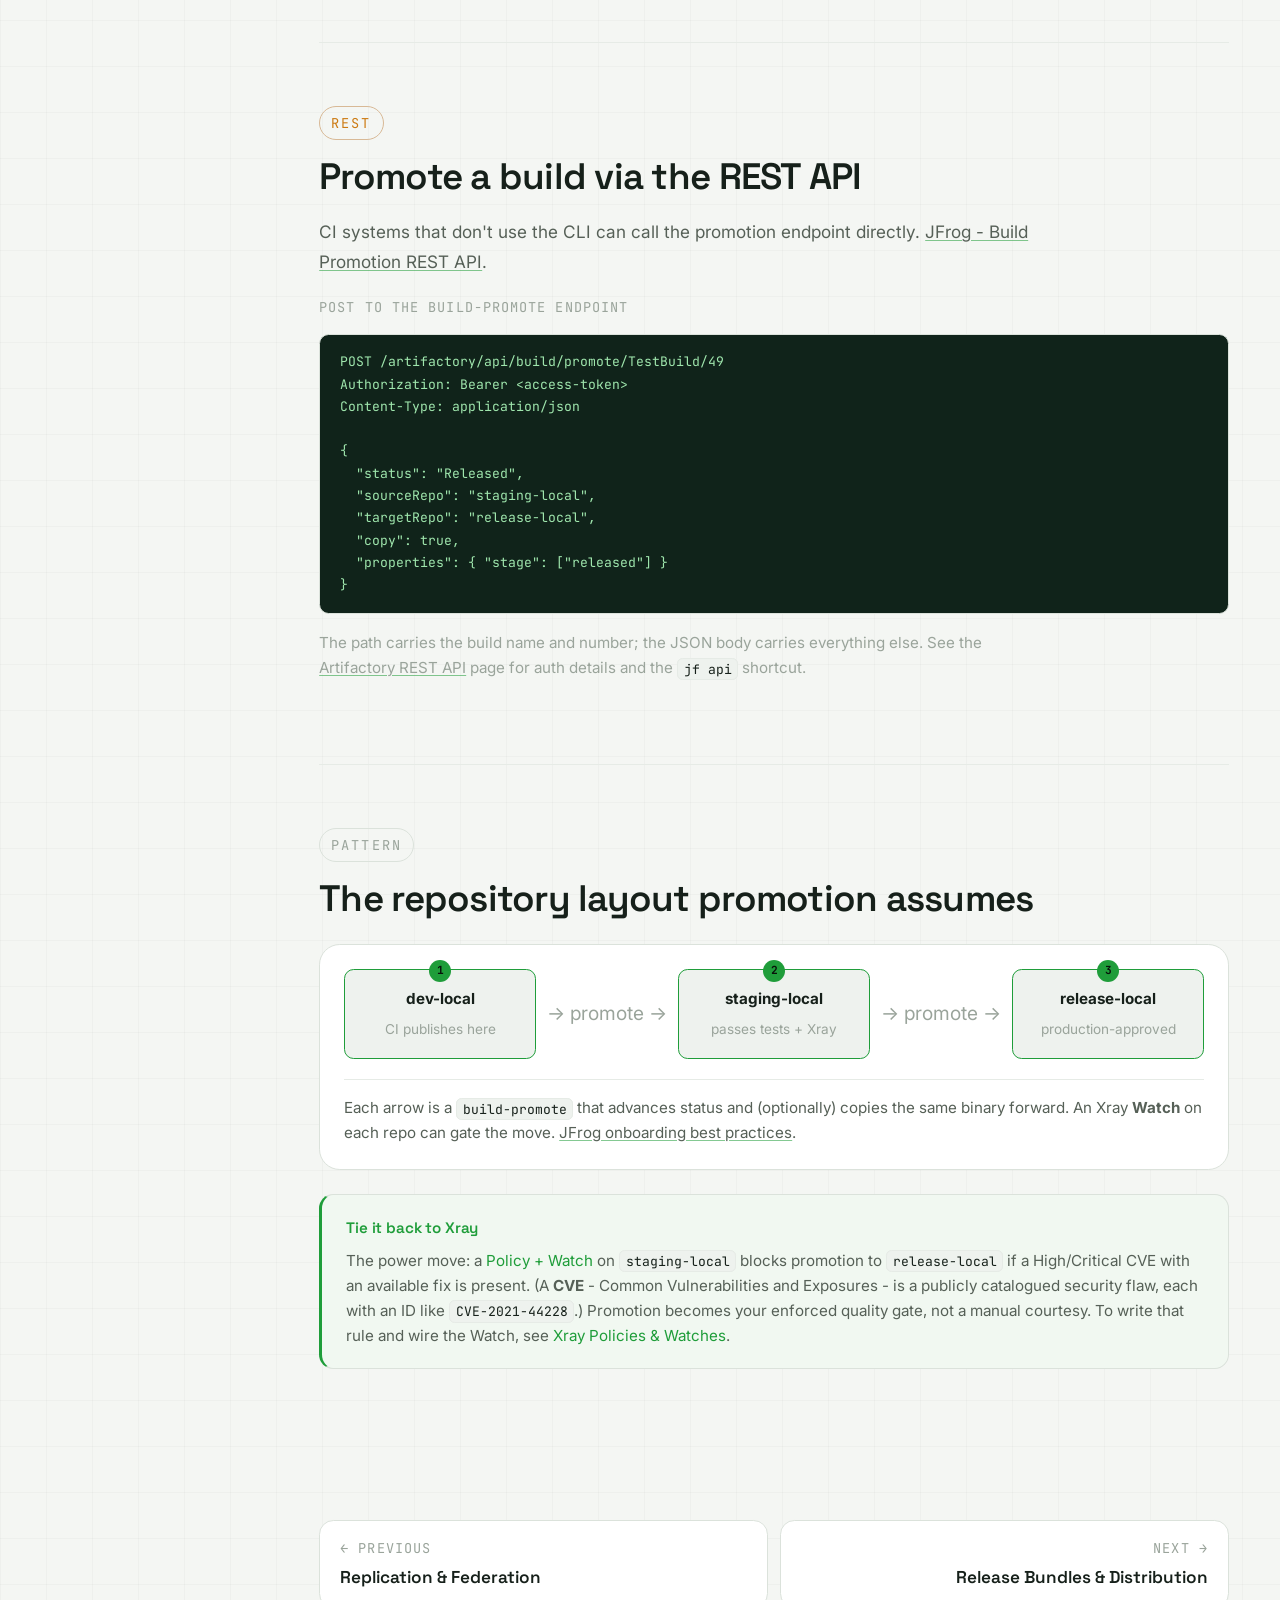
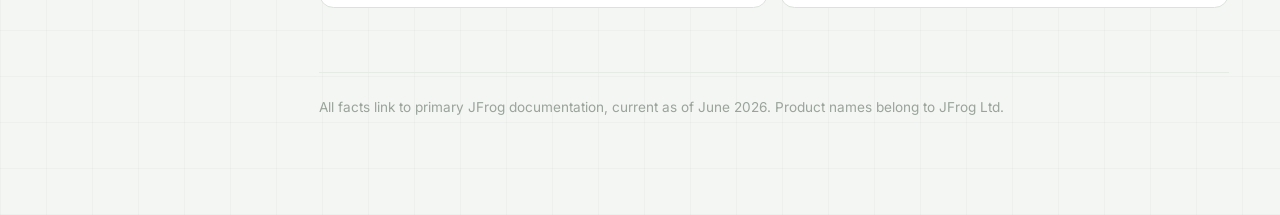
<file: pages/build-promotion.html>
<!DOCTYPE html>
<html lang="en" data-theme="dark">
<head>
<meta charset="UTF-8" />
<meta name="viewport" content="width=device-width, initial-scale=1.0" />
<title>Build promotion - JFrog Learn</title>
<meta name="description" content="Move a build through dev to staging to release without rebuilding. build-info, status changes, copy vs move, and the CLI and REST commands that do it." />
<link rel="preconnect" href="https://fonts.googleapis.com" />
<link rel="preconnect" href="https://fonts.gstatic.com" crossorigin />
<link href="https://fonts.googleapis.com/css2?family=Space+Grotesk:wght@400;500;600;700&family=Inter:wght@400;450;500;600&family=JetBrains+Mono:wght@400;500;600&display=swap" rel="stylesheet" />
<link rel="stylesheet" href="../assets/style.css" />
<link rel="icon" href="data:image/svg+xml,%3Csvg xmlns='http://www.w3.org/2000/svg' viewBox='0 0 32 32'%3E%3Crect width='32' height='32' rx='7' fill='%2340b14e'/%3E%3Cpath d='M9 21V11l7 4 7-4v10' fill='none' stroke='%230f1410' stroke-width='2.4' stroke-linejoin='round' stroke-linecap='round'/%3E%3C/svg%3E" />
<script>window.__BASE='../';</script>
</head>
<body>
<a class="skip-link" href="#main">Skip to content</a>
<aside class="sidebar" id="sidebar"></aside>

<div id="onThisPage" hidden>
  <p class="nav-group">On this page</p>
  <a href="#what" class="nav-link">What promotion is</a>
  <a href="#buildinfo" class="nav-link">build-info & identity</a>
  <a href="#copymove" class="nav-link">Copy vs. move</a>
  <a href="#cli" class="nav-link">Promote via CLI</a>
  <a href="#rest" class="nav-link">Promote via REST</a>
  <a href="#pattern" class="nav-link">Repo layout pattern</a>
</div>

<button class="menu-btn" id="menuBtn" aria-label="Open navigation"><svg width="22" height="22" viewBox="0 0 24 24" fill="none" stroke="currentColor" stroke-width="2"><path d="M3 6h18M3 12h18M3 18h18"/></svg></button>
<div class="scrim" id="scrim"></div>

<main id="main">
  <button class="theme-toggle" data-theme-toggle aria-label="Switch theme"></button>

  <header class="page-head">
    <nav class="breadcrumb"><a href="../index.html">Home</a><span class="sep">/</span><span>Build promotion</span></nav>
    <div class="page-badges"><span class="lvl lvl-art">Artifactory</span><span class="lvl">Lifecycle</span><span class="lvl lvl-lab">CLI + REST</span></div>
    <h1>Build promotion in practice</h1>
    <p class="lede">Promotion is how a binary graduates from dev to staging to release without ever being rebuilt - so what you tested is byte-for-byte what ships. It hinges on one idea: build-info that tracks artifacts by checksum, wherever they move.</p>
  </header>


  <section id="what" class="section">
    <span class="kicker kicker-art">Concept</span>
    <h2>What build promotion actually is</h2>
    <p class="prose">First, two words you'll see a lot. A <b>build</b> is one run of your CI/CD pipeline that produces artifacts ("CI/CD" = Continuous Integration / Continuous Delivery, the automated build-test-ship flow). A <b>stage</b> is a maturity level a build has reached, such as dev, staging, or released.</p>
    <p class="prose"><strong>Build promotion changes a build's status to a more mature stage</strong> - for example <code>dev</code> → <code>staging</code> → <code>released</code> - and can optionally move or copy the build's artifacts (and their dependencies) into a target repository and set properties on them ("properties" are key/value tags like <code>stage=released</code>). The crucial part: <em>no rebuild happens</em>. The same binary that passed your tests is the one that advances. <a href="https://jfrog.com/help/r/how-does-build-promotion-work/artifactory-how-does-build-promotion-work" target="_blank" rel="noopener">JFrog - How build promotion works</a>.</p>
    <div class="analogy">
      <span class="analogy-icon" aria-hidden="true">🎟️</span>
      <div>
        <p class="analogy-title">One-sentence analogy</p>
        <p>Promotion is a <strong>stamp on a passport</strong>, not a new passport. The traveller (your binary) is unchanged; it just earns a visa for the next country (stage). Because it's the same passport, you have proof the thing entering production is exactly the thing you vetted.</p>
      </div>
    </div>
  </section>

  <section id="buildinfo" class="section">
    <span class="kicker kicker-art">Foundation</span>
    <h2>build-info and artifact identity</h2>
    <p class="prose">Promotion only works because Artifactory records <strong>build-info</strong> - a metadata record (a JSON document) capturing which artifacts a build produced, which dependencies it consumed, and the environment it ran in. Think of it as the build's birth certificate. Artifacts are tracked by their <strong>checksum</strong> - a short fingerprint computed from the file's exact bytes (using the SHA-1 and SHA-256 hashing algorithms); if even one byte changes, the checksum changes, so it uniquely identifies that exact file. Combined with the <code>build.name</code> and <code>build.number</code> properties, Artifactory always knows an artifact's identity no matter what repository it currently sits in. <a href="https://docs.jfrog.com/integrations/docs/manage-builds" target="_blank" rel="noopener">JFrog - Manage builds</a>, <a href="https://docs.jfrog.com/artifactory/docs/build-integration" target="_blank" rel="noopener">Build integration</a>.</p>
    <ul class="feature-list">
      <li><b>Location-agnostic.</b> Because identity is the checksum + build coordinates, moving an artifact between repos doesn't lose its lineage.</li>
      <li><b>Full traceability.</b> From a release artifact you can walk back to the exact build, its dependencies, and its source commit.</li>
      <li><b>Required first step.</b> Your CI must <em>publish</em> build-info before you can promote that build. The JFrog CLI (<code>jf</code>, JFrog's command-line tool) does this with <code>jf rt build-publish</code> - here <code>rt</code> means "Artifactory" (its internal name was "rt").</li>
    </ul>
  </section>

  <section id="copymove" class="section">
    <span class="kicker">Choice</span>
    <h2>Copy vs. move - and properties</h2>
    <div class="table-wrap">
      <table class="datatable">
        <thead><tr><th>Option</th><th>Effect</th><th>When to use</th></tr></thead>
        <tbody>
          <tr><td><code>--copy=true</code></td><td>Duplicates artifacts into the target repo; originals stay in the source.</td><td>You want the artifact in both the staging and release repos (common).</td></tr>
          <tr><td><code>--copy=false</code> (move)</td><td>Relocates artifacts to the target; removes them from the source.</td><td>Strict single-home layouts where each stage owns its artifacts exclusively.</td></tr>
          <tr><td>Set properties</td><td>Stamps key/value properties on promoted artifacts (e.g. <code>stage=released</code>).</td><td>Driving downstream queries, watches, or cleanup policies.</td></tr>
        </tbody>
      </table>
    </div>
    <div class="callout callout-tip">
      <p class="callout-title">Default to copy</p>
      <p>Copying keeps a clear audit trail at each stage and avoids surprises if a later gate fails. Use move only when you deliberately want a single physical home per maturity level.</p>
    </div>
  </section>

  <section id="cli" class="section">
    <span class="kicker kicker-lab">CLI</span>
    <h2>Promote a build with the JFrog CLI</h2>
    <p class="prose">The command is <code>jf rt build-promote</code> (alias <code>jf rt bpr</code> - an "alias" is just a shorter name for the same command). You name the build, its number, and the target repo, plus options for copy/move and the new status. <a href="https://jfrog.com/help/r/artifactory-rest-apis/build-promotion" target="_blank" rel="noopener">JFrog - Build promotion</a>.</p>
    <p class="code-label">Promote build "TestBuild" #49 to a release repo</p>
    <div class="codeblock"><code><span class="cm"># --status: new maturity label  | --copy=true: keep originals (false=move)</span>
<span class="cm"># --source-repo: where artifacts live now  | final args: build name, number, target repo</span>
jf rt build-promote \
  --status=Released \
  --copy=true \
  --source-repo=staging-local \
  TestBuild 49 release-local</code></div>
    <p class="prose muted">This copies build <code>TestBuild/49</code>'s artifacts from <code>staging-local</code> into <code>release-local</code> and marks the build status <code>Released</code>. Drop <code>--copy=true</code> (or set it false) to move instead.</p>
    <div class="callout callout-q">
      <p class="callout-title">Prerequisite</p>
      <p>The build must already be published to Artifactory: <code>jf rt build-publish TestBuild 49</code> after collecting build-info during your CI run. Only then is there a build to promote.</p>
    </div>
  </section>

  <section id="rest" class="section">
    <span class="kicker kicker-lab">REST</span>
    <h2>Promote a build via the REST API</h2>
    <p class="prose">CI systems that don't use the CLI can call the promotion endpoint directly. <a href="https://jfrog.com/help/r/artifactory-rest-apis/build-promotion" target="_blank" rel="noopener">JFrog - Build Promotion REST API</a>.</p>
    <p class="code-label">POST to the build-promote endpoint</p>
    <div class="codeblock"><code>POST /artifactory/api/build/promote/TestBuild/49
Authorization: Bearer &lt;access-token&gt;
Content-Type: application/json

{
  "status": "Released",
  "sourceRepo": "staging-local",
  "targetRepo": "release-local",
  "copy": true,
  "properties": { "stage": ["released"] }
}</code></div>
    <p class="prose muted">The path carries the build name and number; the JSON body carries everything else. See the <a href="rest-api.html">Artifactory REST API</a> page for auth details and the <code>jf api</code> shortcut.</p>
  </section>

  <section id="pattern" class="section">
    <span class="kicker">Pattern</span>
    <h2>The repository layout promotion assumes</h2>
    <figure class="flow" aria-label="Promotion across maturity repos">
      <div class="flow-row">
        <div class="flow-step flow-art"><span class="flow-step-n">1</span><b>dev-local</b><small>CI publishes here</small></div>
        <span class="flow-conn">→ promote →</span>
        <div class="flow-step flow-art"><span class="flow-step-n">2</span><b>staging-local</b><small>passes tests + Xray</small></div>
        <span class="flow-conn">→ promote →</span>
        <div class="flow-step flow-art"><span class="flow-step-n">3</span><b>release-local</b><small>production-approved</small></div>
      </div>
      <figcaption>Each arrow is a <code>build-promote</code> that advances status and (optionally) copies the same binary forward. An Xray <b>Watch</b> on each repo can gate the move. <a href="https://jfrog.com/help/r/get-started-with-the-jfrog-platform/onboarding-best-practices-jfrog-artifactory" target="_blank" rel="noopener">JFrog onboarding best practices</a>.</figcaption>
    </figure>
    <div class="callout callout-tip">
      <p class="callout-title">Tie it back to Xray</p>
      <p>The power move: a <a href="xray-policies-watches.html">Policy + Watch</a> on <code>staging-local</code> blocks promotion to <code>release-local</code> if a High/Critical CVE with an available fix is present. (A <b>CVE</b> - Common Vulnerabilities and Exposures - is a publicly catalogued security flaw, each with an ID like <code>CVE-2021-44228</code>.) Promotion becomes your enforced quality gate, not a manual courtesy. To write that rule and wire the Watch, see <a href="xray-policies-watches.html">Xray Policies &amp; Watches</a>.</p>
    </div>
  </section>


  <nav class="page-nav" aria-label="Page navigation">
    <a href="replication-federation.html"><span class="pn-dir">← Previous</span><span class="pn-title">Replication & Federation</span></a>
    <a class="pn-next" href="release-bundles.html"><span class="pn-dir">Next →</span><span class="pn-title">Release Bundles & Distribution</span></a>
  </nav>

  <footer class="footer">
    <p>All facts link to primary JFrog documentation, current as of June 2026. Product names belong to JFrog Ltd.</p>
  </footer>
</main>

<div class="search-overlay" id="searchOverlay" role="dialog" aria-modal="true" aria-label="Search">
  <div class="search-box">
    <div class="search-input-row">
      <svg width="18" height="18" viewBox="0 0 24 24" fill="none" stroke="currentColor" stroke-width="2"><circle cx="11" cy="11" r="7"/><path d="M21 21l-4.3-4.3"/></svg>
      <input id="searchInput" type="text" placeholder="Search concepts, commands, CLI…" autocomplete="off" spellcheck="false" />
      <span class="search-esc">esc</span>
    </div>
    <div class="search-results" id="searchResults"></div>
    <div class="search-foot">
      <span><kbd>&uarr;</kbd><kbd>&darr;</kbd> navigate</span><span><kbd>&crarr;</kbd> all results</span><span><kbd>&#8984;</kbd><kbd>&crarr;</kbd> open section</span>
    </div>
  </div>
</div>

<script src="../assets/app.js"></script>
</body>
</html>
</file>
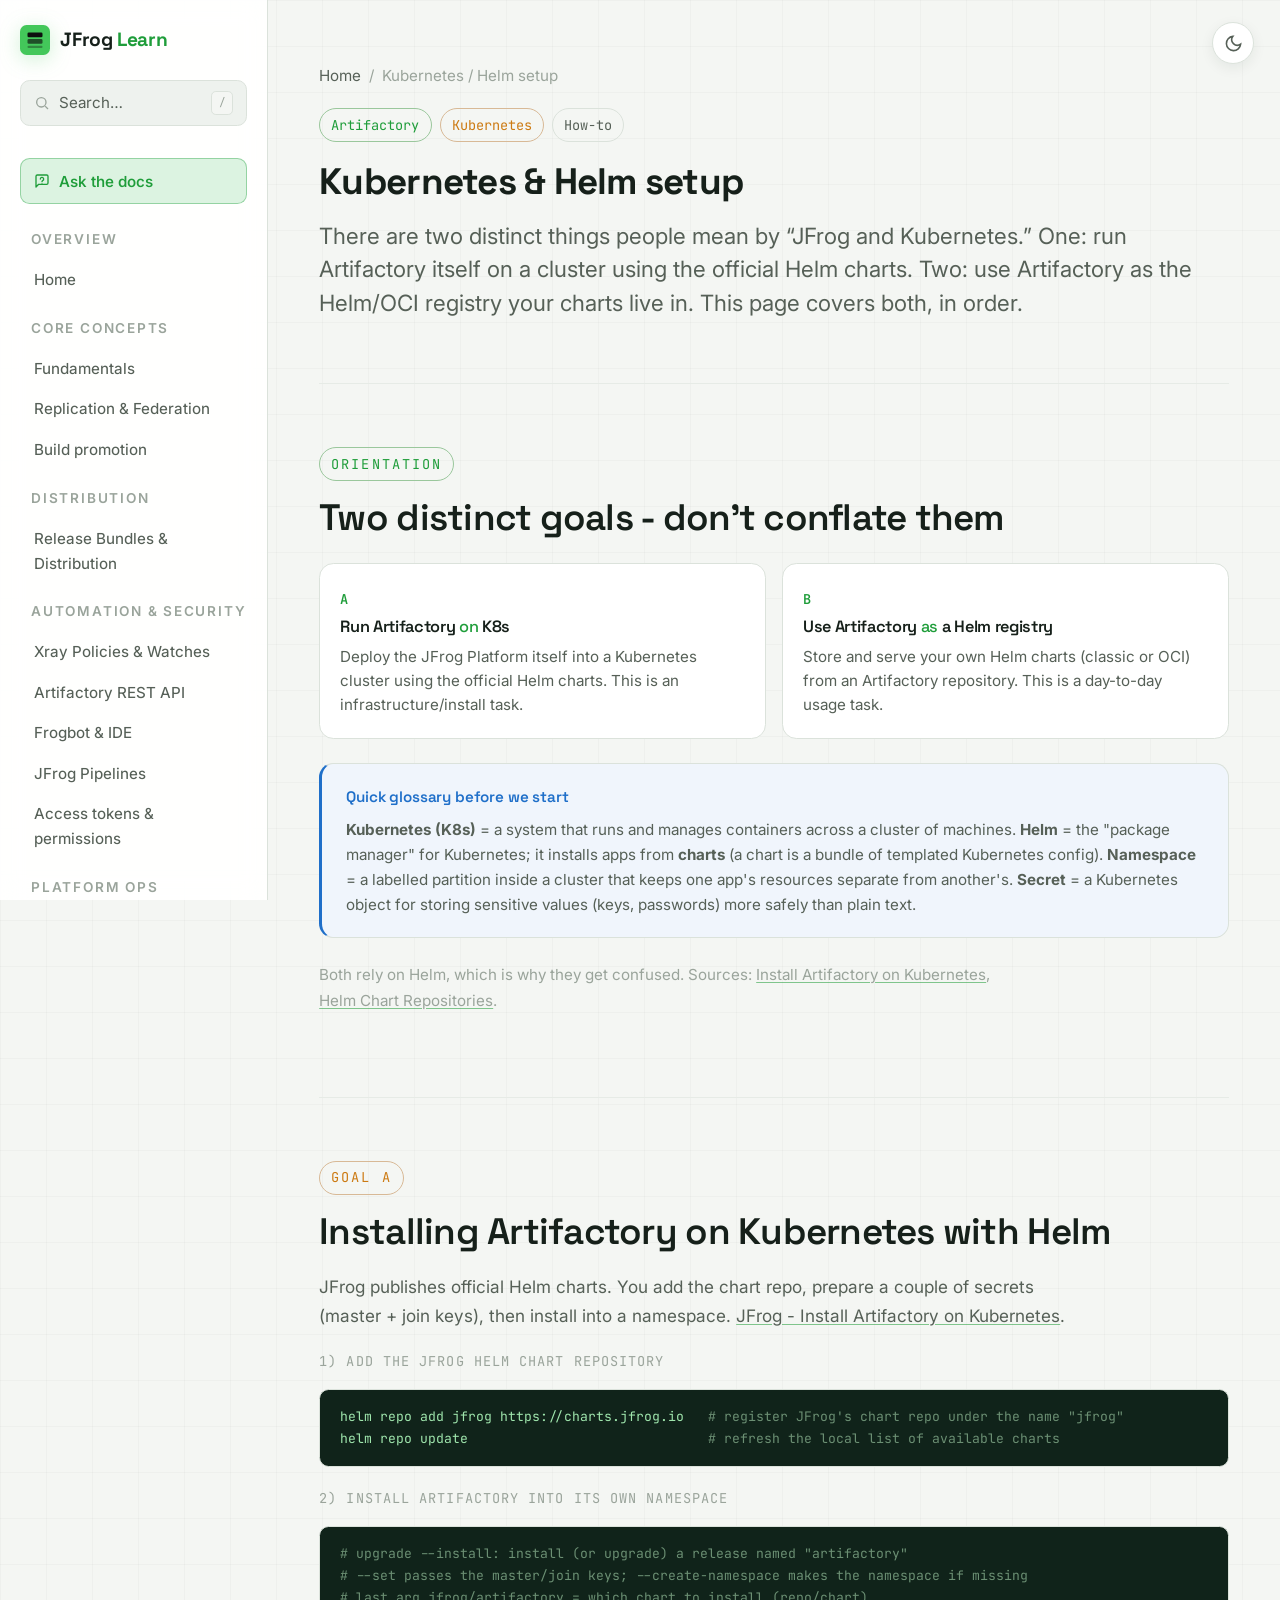
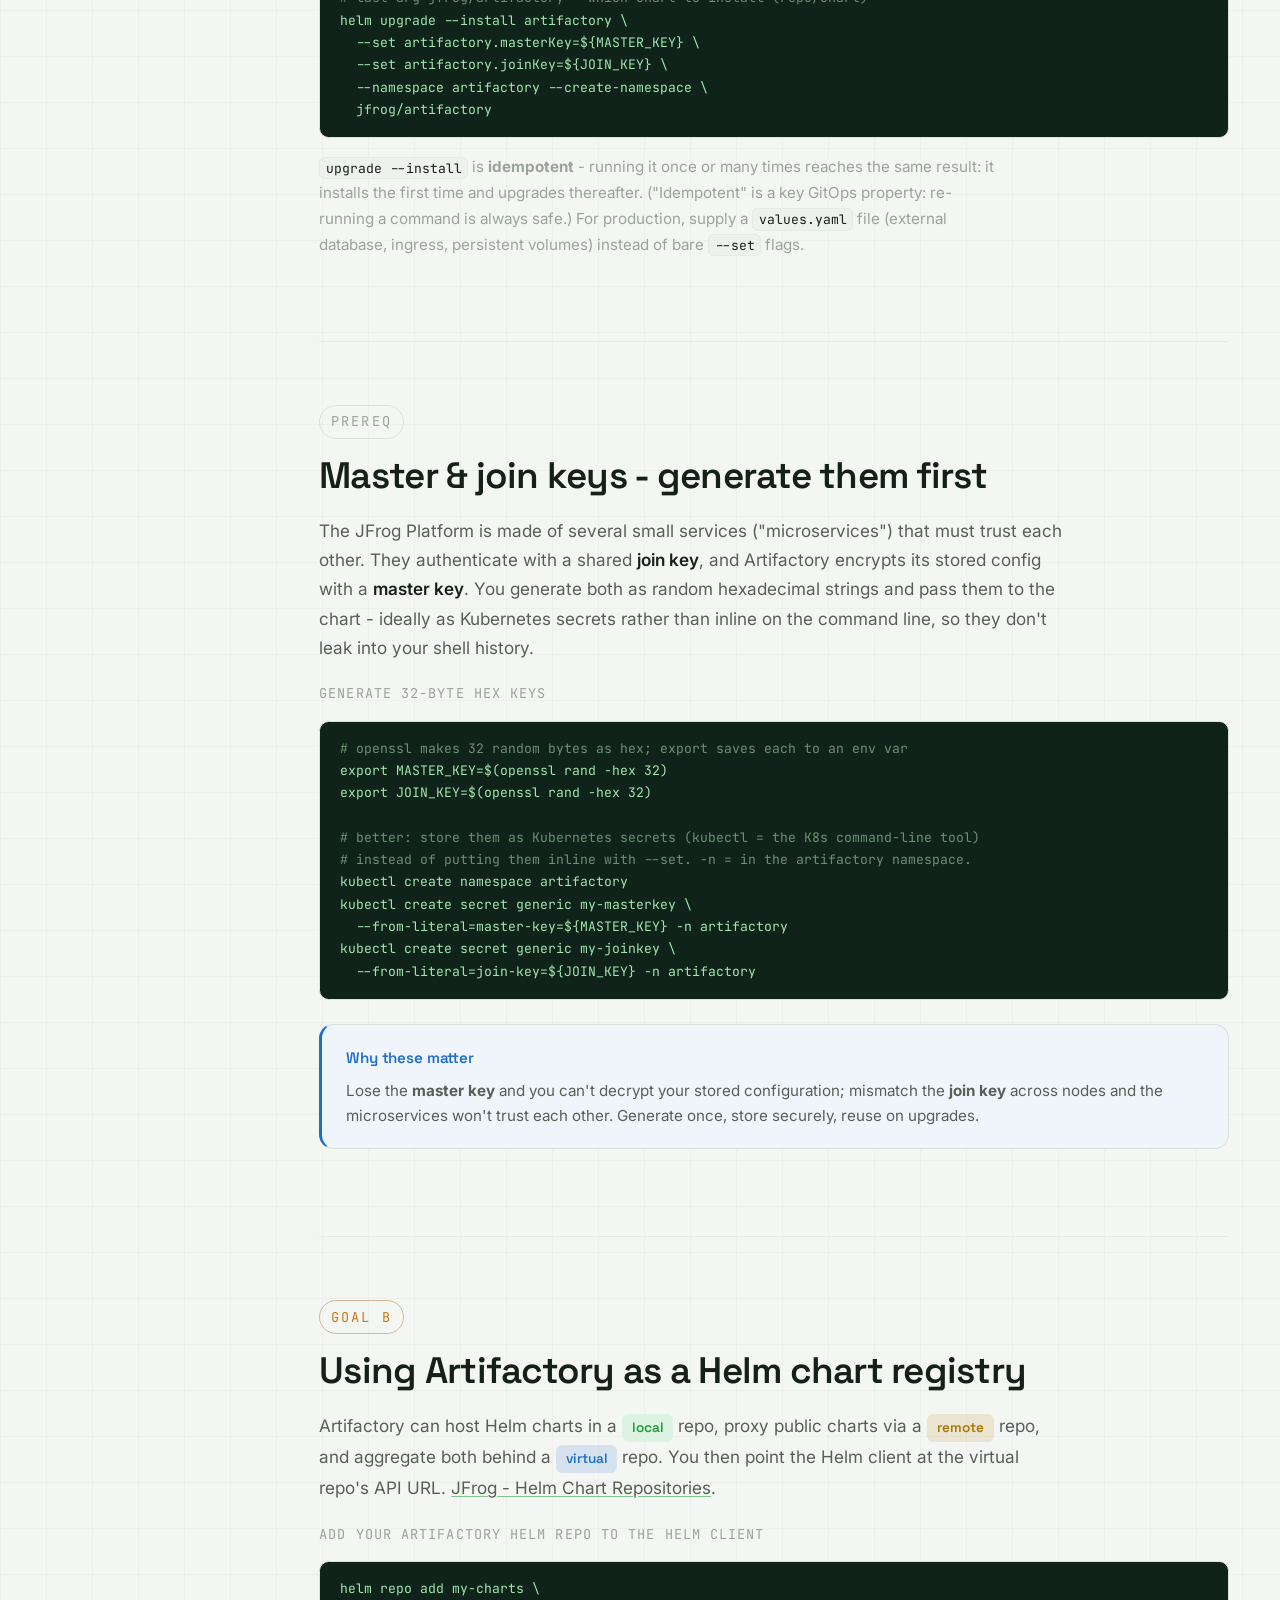
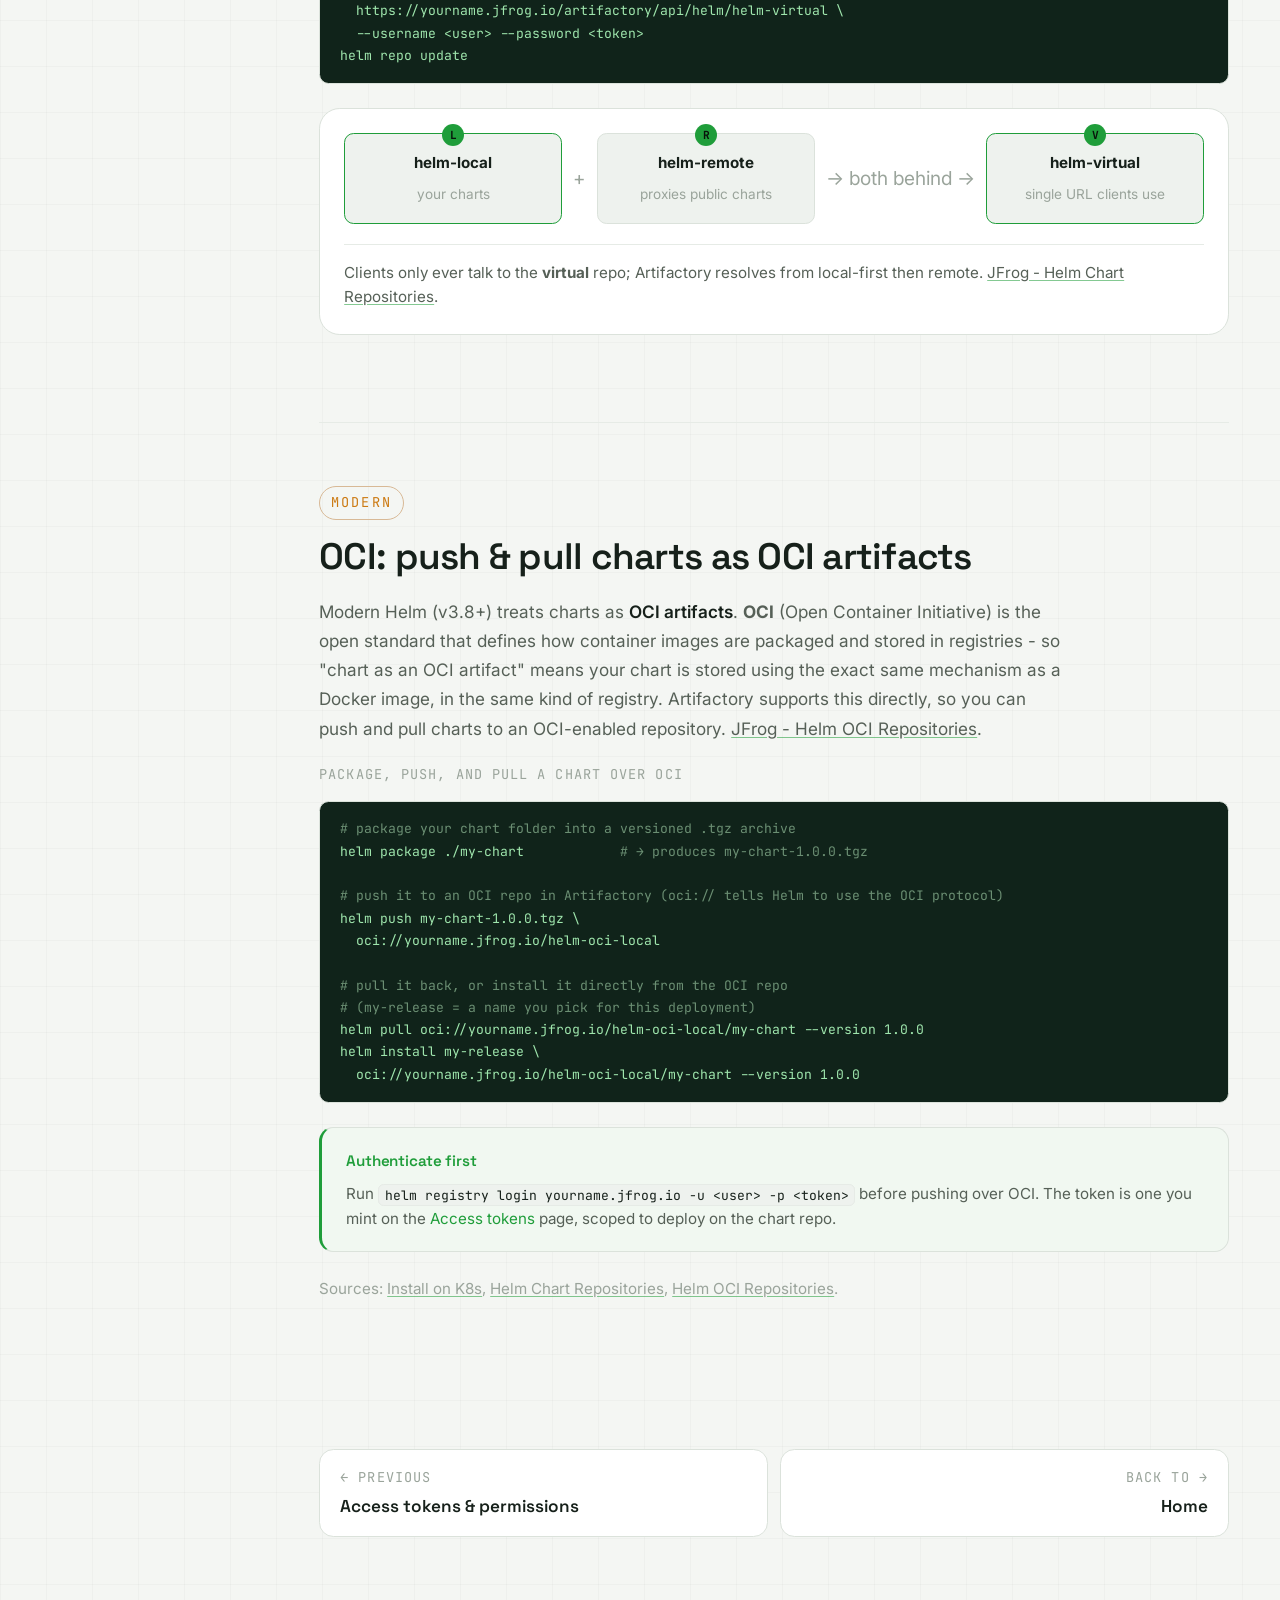
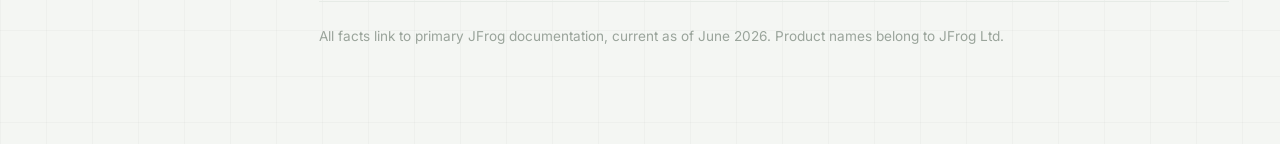
<file: pages/kubernetes-helm.html>
<!DOCTYPE html>
<html lang="en" data-theme="dark">
<head>
<meta charset="UTF-8" />
<meta name="viewport" content="width=device-width, initial-scale=1.0" />
<title>Kubernetes / Helm setup - JFrog Learn</title>
<meta name="description" content="Two angles on JFrog + Kubernetes: install Artifactory on a cluster with the official Helm charts, and use Artifactory as a Helm/OCI chart registry." />
<link rel="preconnect" href="https://fonts.googleapis.com" />
<link rel="preconnect" href="https://fonts.gstatic.com" crossorigin />
<link href="https://fonts.googleapis.com/css2?family=Space+Grotesk:wght@400;500;600;700&family=Inter:wght@400;450;500;600&family=JetBrains+Mono:wght@400;500;600&display=swap" rel="stylesheet" />
<link rel="stylesheet" href="../assets/style.css" />
<link rel="icon" href="data:image/svg+xml,%3Csvg xmlns='http://www.w3.org/2000/svg' viewBox='0 0 32 32'%3E%3Crect width='32' height='32' rx='7' fill='%2340b14e'/%3E%3Cpath d='M9 21V11l7 4 7-4v10' fill='none' stroke='%230f1410' stroke-width='2.4' stroke-linejoin='round' stroke-linecap='round'/%3E%3C/svg%3E" />
<script>window.__BASE='../';</script>
</head>
<body>
<a class="skip-link" href="#main">Skip to content</a>
<aside class="sidebar" id="sidebar"></aside>

<div id="onThisPage" hidden>
  <p class="nav-group">On this page</p>
  <a href="#two" class="nav-link">Two distinct goals</a>
  <a href="#install" class="nav-link">Install Artifactory on K8s</a>
  <a href="#keys" class="nav-link">Master & join keys</a>
  <a href="#registry" class="nav-link">Artifactory as Helm registry</a>
  <a href="#oci" class="nav-link">OCI push & pull</a>
</div>

<button class="menu-btn" id="menuBtn" aria-label="Open navigation"><svg width="22" height="22" viewBox="0 0 24 24" fill="none" stroke="currentColor" stroke-width="2"><path d="M3 6h18M3 12h18M3 18h18"/></svg></button>
<div class="scrim" id="scrim"></div>

<main id="main">
  <button class="theme-toggle" data-theme-toggle aria-label="Switch theme"></button>

  <header class="page-head">
    <nav class="breadcrumb"><a href="../index.html">Home</a><span class="sep">/</span><span>Kubernetes / Helm setup</span></nav>
    <div class="page-badges"><span class="lvl lvl-art">Artifactory</span><span class="lvl lvl-lab">Kubernetes</span><span class="lvl">How-to</span></div>
    <h1>Kubernetes &amp; Helm setup</h1>
    <p class="lede">There are two distinct things people mean by “JFrog and Kubernetes.” One: run Artifactory itself on a cluster using the official Helm charts. Two: use Artifactory as the Helm/OCI registry your charts live in. This page covers both, in order.</p>
  </header>


  <section id="two" class="section">
    <span class="kicker kicker-art">Orientation</span>
    <h2>Two distinct goals - don't conflate them</h2>
    <div class="cards">
      <div class="card"><span class="card-num">A</span><h3>Run Artifactory <em>on</em> K8s</h3><p>Deploy the JFrog Platform itself into a Kubernetes cluster using the official Helm charts. This is an infrastructure/install task.</p></div>
      <div class="card"><span class="card-num">B</span><h3>Use Artifactory <em>as</em> a Helm registry</h3><p>Store and serve your own Helm charts (classic or OCI) from an Artifactory repository. This is a day-to-day usage task.</p></div>
    </div>
    <div class="callout callout-q">
      <p class="callout-title">Quick glossary before we start</p>
      <p><b>Kubernetes (K8s)</b> = a system that runs and manages containers across a cluster of machines. <b>Helm</b> = the "package manager" for Kubernetes; it installs apps from <b>charts</b> (a chart is a bundle of templated Kubernetes config). <b>Namespace</b> = a labelled partition inside a cluster that keeps one app's resources separate from another's. <b>Secret</b> = a Kubernetes object for storing sensitive values (keys, passwords) more safely than plain text.</p>
    </div>
    <p class="prose muted">Both rely on Helm, which is why they get confused. Sources: <a href="https://jfrog.com/help/r/jfrog-installation-setup-documentation/install-artifactory-on-kubernetes-using-helm" target="_blank" rel="noopener">Install Artifactory on Kubernetes</a>, <a href="https://jfrog.com/help/r/jfrog-artifactory-documentation/helm-chart-repositories" target="_blank" rel="noopener">Helm Chart Repositories</a>.</p>
  </section>

  <section id="install" class="section">
    <span class="kicker kicker-lab">Goal A</span>
    <h2>Installing Artifactory on Kubernetes with Helm</h2>
    <p class="prose">JFrog publishes official Helm charts. You add the chart repo, prepare a couple of secrets (master + join keys), then install into a namespace. <a href="https://jfrog.com/help/r/jfrog-installation-setup-documentation/install-artifactory-on-kubernetes-using-helm" target="_blank" rel="noopener">JFrog - Install Artifactory on Kubernetes</a>.</p>
    <p class="code-label">1) Add the JFrog Helm chart repository</p>
    <div class="codeblock"><code>helm repo add jfrog https://charts.jfrog.io   <span class="cm"># register JFrog's chart repo under the name "jfrog"</span>
helm repo update                              <span class="cm"># refresh the local list of available charts</span></code></div>
    <p class="code-label">2) Install Artifactory into its own namespace</p>
    <div class="codeblock"><code><span class="cm"># upgrade --install: install (or upgrade) a release named "artifactory"</span>
<span class="cm"># --set passes the master/join keys; --create-namespace makes the namespace if missing</span>
<span class="cm"># last arg jfrog/artifactory = which chart to install (repo/chart)</span>
helm upgrade --install artifactory \
  --set artifactory.masterKey=${MASTER_KEY} \
  --set artifactory.joinKey=${JOIN_KEY} \
  --namespace artifactory --create-namespace \
  jfrog/artifactory</code></div>
    <p class="prose muted"><code>upgrade --install</code> is <b>idempotent</b> - running it once or many times reaches the same result: it installs the first time and upgrades thereafter. ("Idempotent" is a key GitOps property: re-running a command is always safe.) For production, supply a <code>values.yaml</code> file (external database, ingress, persistent volumes) instead of bare <code>--set</code> flags.</p>
  </section>

  <section id="keys" class="section">
    <span class="kicker">Prereq</span>
    <h2>Master &amp; join keys - generate them first</h2>
    <p class="prose">The JFrog Platform is made of several small services ("microservices") that must trust each other. They authenticate with a shared <strong>join key</strong>, and Artifactory encrypts its stored config with a <strong>master key</strong>. You generate both as random hexadecimal strings and pass them to the chart - ideally as Kubernetes secrets rather than inline on the command line, so they don't leak into your shell history.</p>
    <p class="code-label">Generate 32-byte hex keys</p>
    <div class="codeblock"><code><span class="cm"># openssl makes 32 random bytes as hex; export saves each to an env var</span>
export MASTER_KEY=$(openssl rand -hex 32)
export JOIN_KEY=$(openssl rand -hex 32)

<span class="cm"># better: store them as Kubernetes secrets (kubectl = the K8s command-line tool)</span>
<span class="cm"># instead of putting them inline with --set. -n = in the artifactory namespace.</span>
kubectl create namespace artifactory
kubectl create secret generic my-masterkey \
  --from-literal=master-key=${MASTER_KEY} -n artifactory
kubectl create secret generic my-joinkey \
  --from-literal=join-key=${JOIN_KEY} -n artifactory</code></div>
    <div class="callout callout-q">
      <p class="callout-title">Why these matter</p>
      <p>Lose the <b>master key</b> and you can't decrypt your stored configuration; mismatch the <b>join key</b> across nodes and the microservices won't trust each other. Generate once, store securely, reuse on upgrades.</p>
    </div>
  </section>

  <section id="registry" class="section">
    <span class="kicker kicker-lab">Goal B</span>
    <h2>Using Artifactory as a Helm chart registry</h2>
    <p class="prose">Artifactory can host Helm charts in a <span class="pill pill-local">local</span> repo, proxy public charts via a <span class="pill pill-remote">remote</span> repo, and aggregate both behind a <span class="pill pill-virtual">virtual</span> repo. You then point the Helm client at the virtual repo's API URL. <a href="https://jfrog.com/help/r/jfrog-artifactory-documentation/helm-chart-repositories" target="_blank" rel="noopener">JFrog - Helm Chart Repositories</a>.</p>
    <p class="code-label">Add your Artifactory Helm repo to the Helm client</p>
    <div class="codeblock"><code>helm repo add my-charts \
  https://yourname.jfrog.io/artifactory/api/helm/helm-virtual \
  --username &lt;user&gt; --password &lt;token&gt;
helm repo update</code></div>
    <figure class="flow" aria-label="Helm repository types in Artifactory">
      <div class="flow-row">
        <div class="flow-step flow-art"><span class="flow-step-n">L</span><b>helm-local</b><small>your charts</small></div>
        <span class="flow-conn">+</span>
        <div class="flow-step"><span class="flow-step-n">R</span><b>helm-remote</b><small>proxies public charts</small></div>
        <span class="flow-conn">→ both behind →</span>
        <div class="flow-step flow-art"><span class="flow-step-n">V</span><b>helm-virtual</b><small>single URL clients use</small></div>
      </div>
      <figcaption>Clients only ever talk to the <b>virtual</b> repo; Artifactory resolves from local-first then remote. <a href="https://jfrog.com/help/r/jfrog-artifactory-documentation/helm-chart-repositories" target="_blank" rel="noopener">JFrog - Helm Chart Repositories</a>.</figcaption>
    </figure>
  </section>

  <section id="oci" class="section">
    <span class="kicker kicker-lab">Modern</span>
    <h2>OCI: push &amp; pull charts as OCI artifacts</h2>
    <p class="prose">Modern Helm (v3.8+) treats charts as <strong>OCI artifacts</strong>. <b>OCI</b> (Open Container Initiative) is the open standard that defines how container images are packaged and stored in registries - so "chart as an OCI artifact" means your chart is stored using the exact same mechanism as a Docker image, in the same kind of registry. Artifactory supports this directly, so you can push and pull charts to an OCI-enabled repository. <a href="https://jfrog.com/help/r/jfrog-artifactory-documentation/helm-oci-repositories" target="_blank" rel="noopener">JFrog - Helm OCI Repositories</a>.</p>
    <p class="code-label">Package, push, and pull a chart over OCI</p>
    <div class="codeblock"><code><span class="cm"># package your chart folder into a versioned .tgz archive</span>
helm package ./my-chart            <span class="cm"># → produces my-chart-1.0.0.tgz</span>

<span class="cm"># push it to an OCI repo in Artifactory (oci:// tells Helm to use the OCI protocol)</span>
helm push my-chart-1.0.0.tgz \
  oci://yourname.jfrog.io/helm-oci-local

<span class="cm"># pull it back, or install it directly from the OCI repo</span>
<span class="cm"># (my-release = a name you pick for this deployment)</span>
helm pull oci://yourname.jfrog.io/helm-oci-local/my-chart --version 1.0.0
helm install my-release \
  oci://yourname.jfrog.io/helm-oci-local/my-chart --version 1.0.0</code></div>
    <div class="callout callout-tip">
      <p class="callout-title">Authenticate first</p>
      <p>Run <code>helm registry login yourname.jfrog.io -u &lt;user&gt; -p &lt;token&gt;</code> before pushing over OCI. The token is one you mint on the <a href="access-tokens.html">Access tokens</a> page, scoped to deploy on the chart repo.</p>
    </div>
    <p class="prose muted">Sources: <a href="https://jfrog.com/help/r/jfrog-installation-setup-documentation/install-artifactory-on-kubernetes-using-helm" target="_blank" rel="noopener">Install on K8s</a>, <a href="https://jfrog.com/help/r/jfrog-artifactory-documentation/helm-chart-repositories" target="_blank" rel="noopener">Helm Chart Repositories</a>, <a href="https://jfrog.com/help/r/jfrog-artifactory-documentation/helm-oci-repositories" target="_blank" rel="noopener">Helm OCI Repositories</a>.</p>
  </section>


  <nav class="page-nav" aria-label="Page navigation">
    <a href="access-tokens.html"><span class="pn-dir">← Previous</span><span class="pn-title">Access tokens & permissions</span></a>
    <a class="pn-next" href="../index.html"><span class="pn-dir">Back to →</span><span class="pn-title">Home</span></a>
  </nav>

  <footer class="footer">
    <p>All facts link to primary JFrog documentation, current as of June 2026. Product names belong to JFrog Ltd.</p>
  </footer>
</main>

<div class="search-overlay" id="searchOverlay" role="dialog" aria-modal="true" aria-label="Search">
  <div class="search-box">
    <div class="search-input-row">
      <svg width="18" height="18" viewBox="0 0 24 24" fill="none" stroke="currentColor" stroke-width="2"><circle cx="11" cy="11" r="7"/><path d="M21 21l-4.3-4.3"/></svg>
      <input id="searchInput" type="text" placeholder="Search concepts, commands, CLI…" autocomplete="off" spellcheck="false" />
      <span class="search-esc">esc</span>
    </div>
    <div class="search-results" id="searchResults"></div>
    <div class="search-foot">
      <span><kbd>&uarr;</kbd><kbd>&darr;</kbd> navigate</span><span><kbd>&crarr;</kbd> all results</span><span><kbd>&#8984;</kbd><kbd>&crarr;</kbd> open section</span>
    </div>
  </div>
</div>

<script src="../assets/app.js"></script>
</body>
</html>
</file>
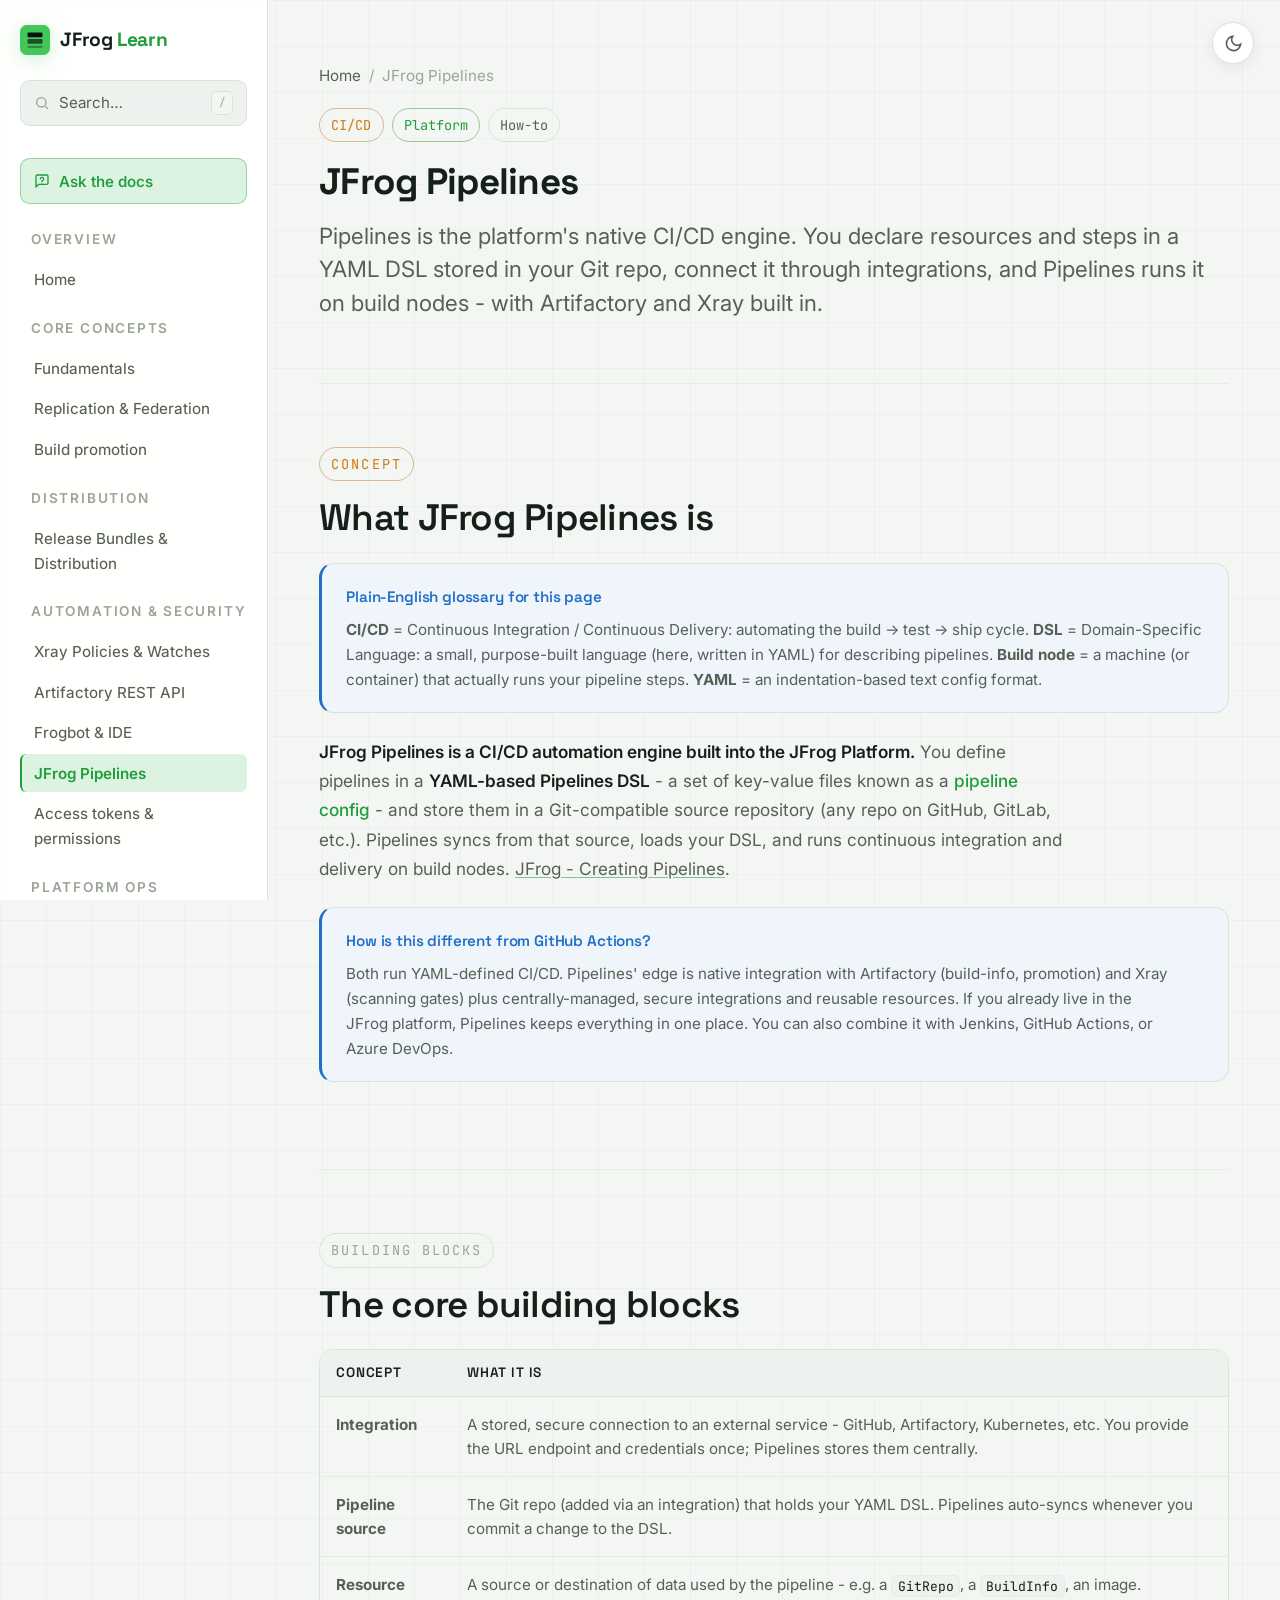
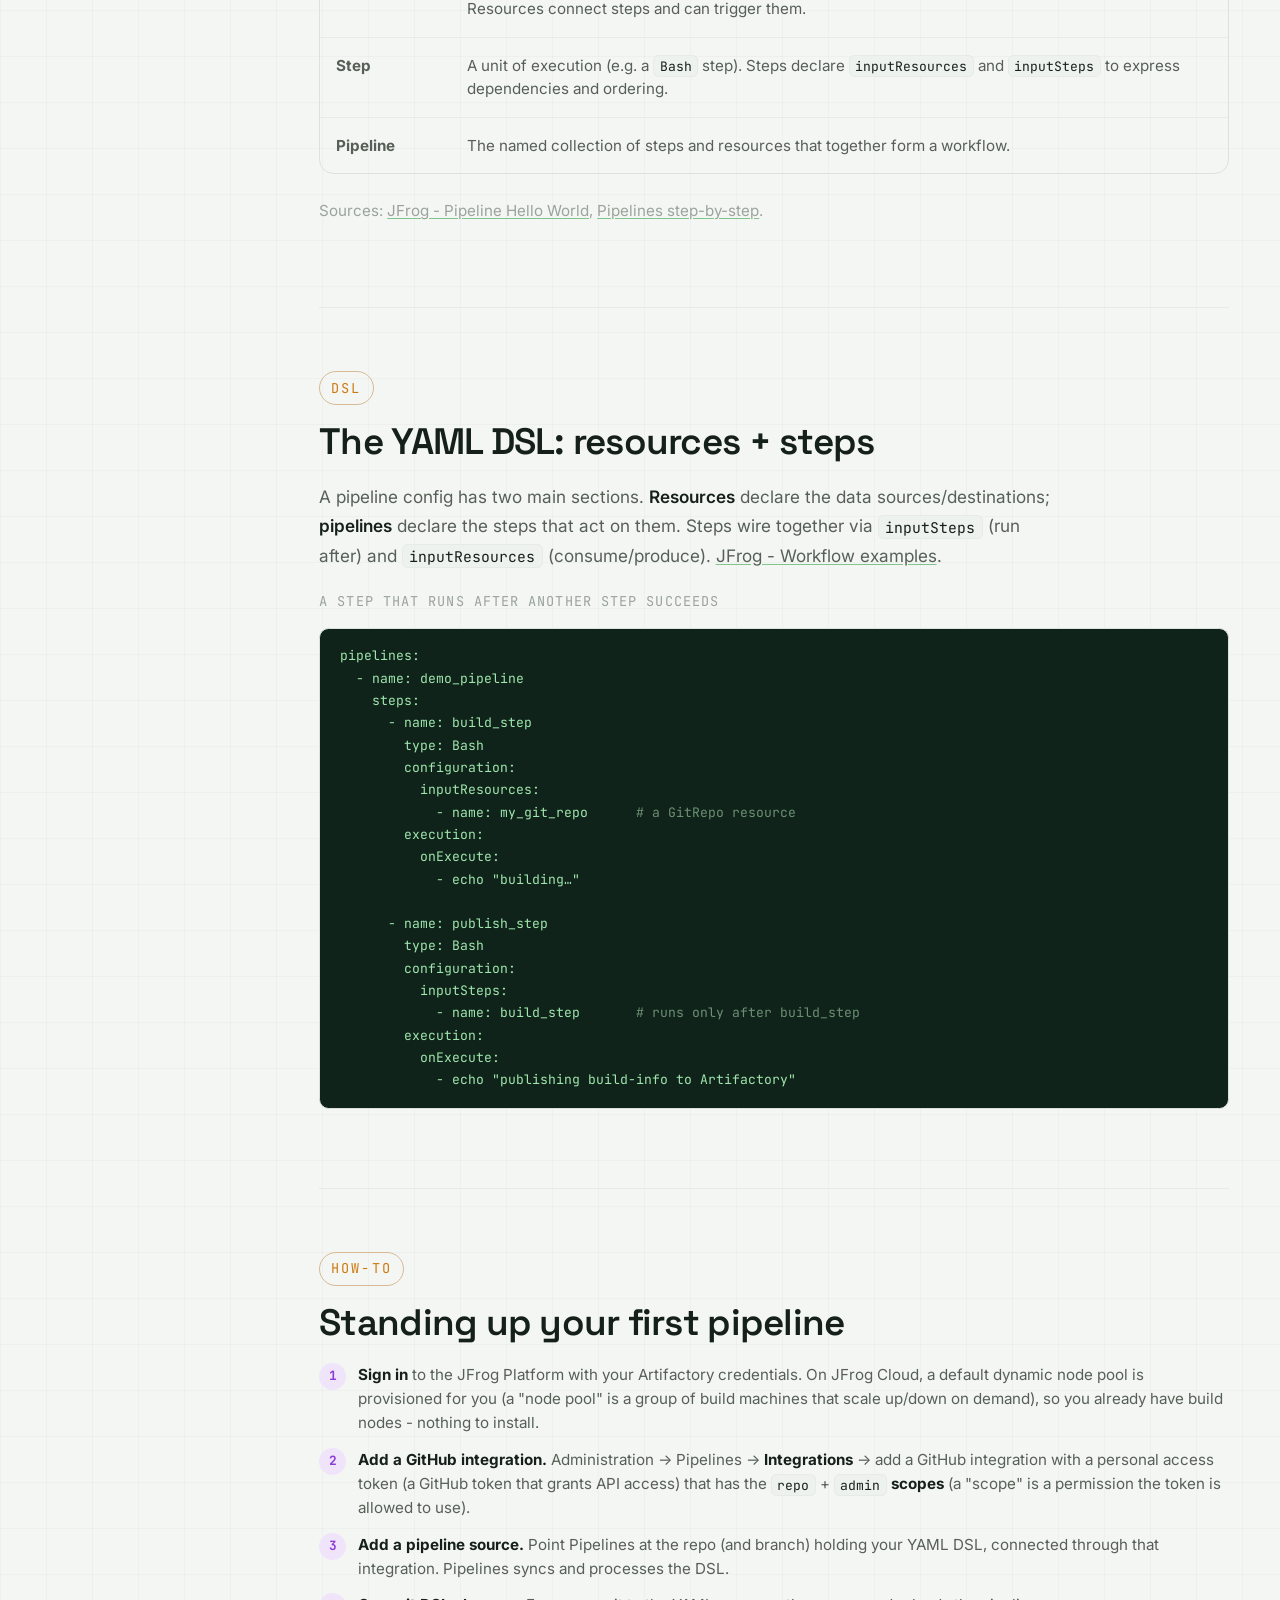
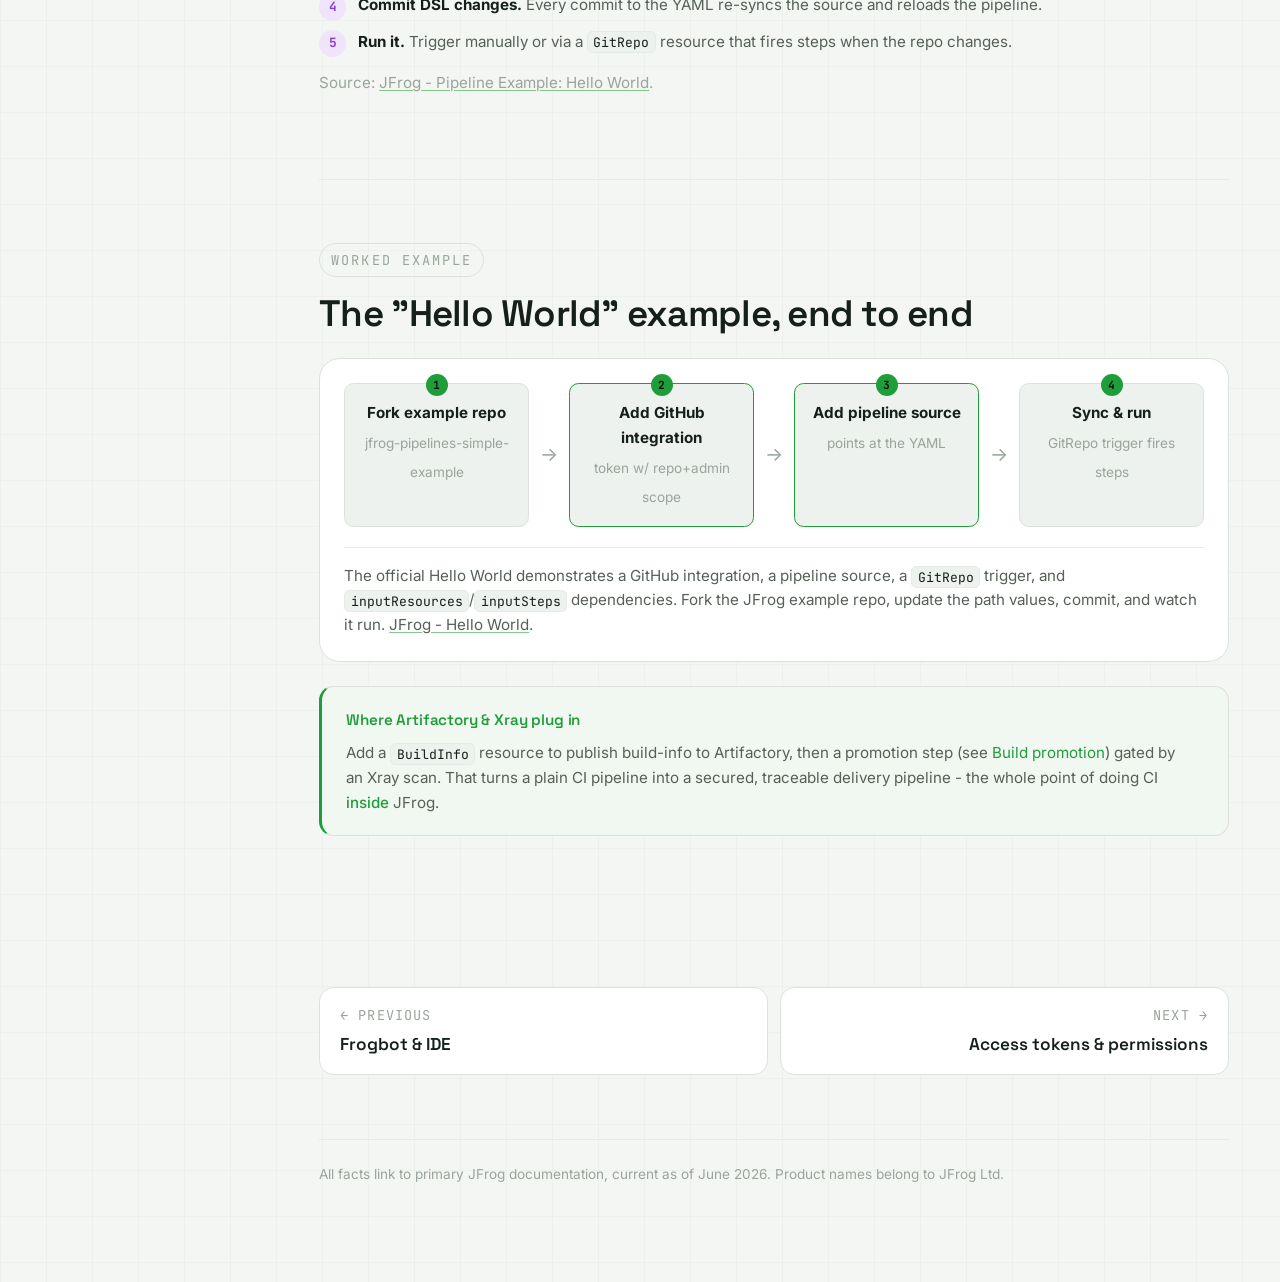
<file: pages/pipelines.html>
<!DOCTYPE html>
<html lang="en" data-theme="dark">
<head>
<meta charset="UTF-8" />
<meta name="viewport" content="width=device-width, initial-scale=1.0" />
<title>JFrog Pipelines - JFrog Learn</title>
<meta name="description" content="JFrog's YAML-based CI/CD engine: integrations, resources, steps, and pipeline sources. Build a working pipeline from a Hello World example up." />
<link rel="preconnect" href="https://fonts.googleapis.com" />
<link rel="preconnect" href="https://fonts.gstatic.com" crossorigin />
<link href="https://fonts.googleapis.com/css2?family=Space+Grotesk:wght@400;500;600;700&family=Inter:wght@400;450;500;600&family=JetBrains+Mono:wght@400;500;600&display=swap" rel="stylesheet" />
<link rel="stylesheet" href="../assets/style.css" />
<link rel="icon" href="data:image/svg+xml,%3Csvg xmlns='http://www.w3.org/2000/svg' viewBox='0 0 32 32'%3E%3Crect width='32' height='32' rx='7' fill='%2340b14e'/%3E%3Cpath d='M9 21V11l7 4 7-4v10' fill='none' stroke='%230f1410' stroke-width='2.4' stroke-linejoin='round' stroke-linecap='round'/%3E%3C/svg%3E" />
<script>window.__BASE='../';</script>
</head>
<body>
<a class="skip-link" href="#main">Skip to content</a>
<aside class="sidebar" id="sidebar"></aside>

<div id="onThisPage" hidden>
  <p class="nav-group">On this page</p>
  <a href="#what" class="nav-link">What Pipelines is</a>
  <a href="#concepts" class="nav-link">Core building blocks</a>
  <a href="#dsl" class="nav-link">The YAML DSL</a>
  <a href="#steps" class="nav-link">First pipeline (steps)</a>
  <a href="#example" class="nav-link">Hello World example</a>
</div>

<button class="menu-btn" id="menuBtn" aria-label="Open navigation"><svg width="22" height="22" viewBox="0 0 24 24" fill="none" stroke="currentColor" stroke-width="2"><path d="M3 6h18M3 12h18M3 18h18"/></svg></button>
<div class="scrim" id="scrim"></div>

<main id="main">
  <button class="theme-toggle" data-theme-toggle aria-label="Switch theme"></button>

  <header class="page-head">
    <nav class="breadcrumb"><a href="../index.html">Home</a><span class="sep">/</span><span>JFrog Pipelines</span></nav>
    <div class="page-badges"><span class="lvl lvl-lab">CI/CD</span><span class="lvl lvl-art">Platform</span><span class="lvl">How-to</span></div>
    <h1>JFrog Pipelines</h1>
    <p class="lede">Pipelines is the platform's native CI/CD engine. You declare resources and steps in a YAML DSL stored in your Git repo, connect it through integrations, and Pipelines runs it on build nodes - with Artifactory and Xray built in.</p>
  </header>


  <section id="what" class="section">
    <span class="kicker kicker-lab">Concept</span>
    <h2>What JFrog Pipelines is</h2>
    <div class="callout callout-q">
      <p class="callout-title">Plain-English glossary for this page</p>
      <p><b>CI/CD</b> = Continuous Integration / Continuous Delivery: automating the build &rarr; test &rarr; ship cycle. <b>DSL</b> = Domain-Specific Language: a small, purpose-built language (here, written in YAML) for describing pipelines. <b>Build node</b> = a machine (or container) that actually runs your pipeline steps. <b>YAML</b> = an indentation-based text config format.</p>
    </div>
    <p class="prose"><strong>JFrog Pipelines is a CI/CD automation engine built into the JFrog Platform.</strong> You define pipelines in a <strong>YAML-based Pipelines DSL</strong> - a set of key-value files known as a <em>pipeline config</em> - and store them in a Git-compatible source repository (any repo on GitHub, GitLab, etc.). Pipelines syncs from that source, loads your DSL, and runs continuous integration and delivery on build nodes. <a href="https://jfrog.com/help/r/jfrog-pipelines-documentation/creating-pipelines" target="_blank" rel="noopener">JFrog - Creating Pipelines</a>.</p>
    <div class="callout callout-q">
      <p class="callout-title">How is this different from GitHub Actions?</p>
      <p>Both run YAML-defined CI/CD. Pipelines' edge is native integration with Artifactory (build-info, promotion) and Xray (scanning gates) plus centrally-managed, secure integrations and reusable resources. If you already live in the JFrog platform, Pipelines keeps everything in one place. You can also combine it with Jenkins, GitHub Actions, or Azure DevOps.</p>
    </div>
  </section>

  <section id="concepts" class="section">
    <span class="kicker">Building blocks</span>
    <h2>The core building blocks</h2>
    <div class="table-wrap">
      <table class="datatable">
        <thead><tr><th>Concept</th><th>What it is</th></tr></thead>
        <tbody>
          <tr><td><b>Integration</b></td><td>A stored, secure connection to an external service - GitHub, Artifactory, Kubernetes, etc. You provide the URL endpoint and credentials once; Pipelines stores them centrally.</td></tr>
          <tr><td><b>Pipeline source</b></td><td>The Git repo (added via an integration) that holds your YAML DSL. Pipelines auto-syncs whenever you commit a change to the DSL.</td></tr>
          <tr><td><b>Resource</b></td><td>A source or destination of data used by the pipeline - e.g. a <code>GitRepo</code>, a <code>BuildInfo</code>, an image. Resources connect steps and can trigger them.</td></tr>
          <tr><td><b>Step</b></td><td>A unit of execution (e.g. a <code>Bash</code> step). Steps declare <code>inputResources</code> and <code>inputSteps</code> to express dependencies and ordering.</td></tr>
          <tr><td><b>Pipeline</b></td><td>The named collection of steps and resources that together form a workflow.</td></tr>
        </tbody>
      </table>
    </div>
    <p class="prose muted">Sources: <a href="https://jfrog.com/help/r/jfrog-pipelines-documentation/pipeline-example-hello-world" target="_blank" rel="noopener">JFrog - Pipeline Hello World</a>, <a href="https://jfrog.com/help/r/jfrog-pipelines-documentation/pipelines-step-by-step" target="_blank" rel="noopener">Pipelines step-by-step</a>.</p>
  </section>

  <section id="dsl" class="section">
    <span class="kicker kicker-lab">DSL</span>
    <h2>The YAML DSL: resources + steps</h2>
    <p class="prose">A pipeline config has two main sections. <strong>Resources</strong> declare the data sources/destinations; <strong>pipelines</strong> declare the steps that act on them. Steps wire together via <code>inputSteps</code> (run after) and <code>inputResources</code> (consume/produce). <a href="https://jfrog.com/help/r/jfrog-pipelines-documentation/pipeline-workflow-examples" target="_blank" rel="noopener">JFrog - Workflow examples</a>.</p>
    <p class="code-label">A step that runs after another step succeeds</p>
    <div class="codeblock"><code>pipelines:
  - name: demo_pipeline
    steps:
      - name: build_step
        type: Bash
        configuration:
          inputResources:
            - name: my_git_repo      <span class="cm"># a GitRepo resource</span>
        execution:
          onExecute:
            - echo "building…"

      - name: publish_step
        type: Bash
        configuration:
          inputSteps:
            - name: build_step       <span class="cm"># runs only after build_step</span>
        execution:
          onExecute:
            - echo "publishing build-info to Artifactory"</code></div>
  </section>

  <section id="steps" class="section">
    <span class="kicker kicker-lab">How-to</span>
    <h2>Standing up your first pipeline</h2>
    <ol class="steps">
      <li><b>Sign in</b> to the JFrog Platform with your Artifactory credentials. On JFrog Cloud, a default dynamic node pool is provisioned for you (a "node pool" is a group of build machines that scale up/down on demand), so you already have build nodes - nothing to install.</li>
      <li><b>Add a GitHub integration.</b> Administration → Pipelines → <b>Integrations</b> → add a GitHub integration with a personal access token (a GitHub token that grants API access) that has the <code>repo</code> + <code>admin</code> <b>scopes</b> (a "scope" is a permission the token is allowed to use).</li>
      <li><b>Add a pipeline source.</b> Point Pipelines at the repo (and branch) holding your YAML DSL, connected through that integration. Pipelines syncs and processes the DSL.</li>
      <li><b>Commit DSL changes.</b> Every commit to the YAML re-syncs the source and reloads the pipeline.</li>
      <li><b>Run it.</b> Trigger manually or via a <code>GitRepo</code> resource that fires steps when the repo changes.</li>
    </ol>
    <p class="prose muted">Source: <a href="https://jfrog.com/help/r/jfrog-pipelines-documentation/pipeline-example-hello-world" target="_blank" rel="noopener">JFrog - Pipeline Example: Hello World</a>.</p>
  </section>

  <section id="example" class="section">
    <span class="kicker">Worked example</span>
    <h2>The "Hello World" example, end to end</h2>
    <figure class="flow" aria-label="Hello World pipeline flow">
      <div class="flow-row">
        <div class="flow-step"><span class="flow-step-n">1</span><b>Fork example repo</b><small>jfrog-pipelines-simple-example</small></div>
        <span class="flow-conn">→</span>
        <div class="flow-step flow-art"><span class="flow-step-n">2</span><b>Add GitHub integration</b><small>token w/ repo+admin scope</small></div>
        <span class="flow-conn">→</span>
        <div class="flow-step flow-art"><span class="flow-step-n">3</span><b>Add pipeline source</b><small>points at the YAML</small></div>
        <span class="flow-conn">→</span>
        <div class="flow-step"><span class="flow-step-n">4</span><b>Sync &amp; run</b><small>GitRepo trigger fires steps</small></div>
      </div>
      <figcaption>The official Hello World demonstrates a GitHub integration, a pipeline source, a <code>GitRepo</code> trigger, and <code>inputResources</code>/<code>inputSteps</code> dependencies. Fork the JFrog example repo, update the path values, commit, and watch it run. <a href="https://jfrog.com/help/r/jfrog-pipelines-documentation/pipeline-example-hello-world" target="_blank" rel="noopener">JFrog - Hello World</a>.</figcaption>
    </figure>
    <div class="callout callout-tip">
      <p class="callout-title">Where Artifactory &amp; Xray plug in</p>
      <p>Add a <code>BuildInfo</code> resource to publish build-info to Artifactory, then a promotion step (see <a href="build-promotion.html">Build promotion</a>) gated by an Xray scan. That turns a plain CI pipeline into a secured, traceable delivery pipeline - the whole point of doing CI <em>inside</em> JFrog.</p>
    </div>
  </section>


  <nav class="page-nav" aria-label="Page navigation">
    <a href="frogbot.html"><span class="pn-dir">← Previous</span><span class="pn-title">Frogbot & IDE</span></a>
    <a class="pn-next" href="access-tokens.html"><span class="pn-dir">Next →</span><span class="pn-title">Access tokens & permissions</span></a>
  </nav>

  <footer class="footer">
    <p>All facts link to primary JFrog documentation, current as of June 2026. Product names belong to JFrog Ltd.</p>
  </footer>
</main>

<div class="search-overlay" id="searchOverlay" role="dialog" aria-modal="true" aria-label="Search">
  <div class="search-box">
    <div class="search-input-row">
      <svg width="18" height="18" viewBox="0 0 24 24" fill="none" stroke="currentColor" stroke-width="2"><circle cx="11" cy="11" r="7"/><path d="M21 21l-4.3-4.3"/></svg>
      <input id="searchInput" type="text" placeholder="Search concepts, commands, CLI…" autocomplete="off" spellcheck="false" />
      <span class="search-esc">esc</span>
    </div>
    <div class="search-results" id="searchResults"></div>
    <div class="search-foot">
      <span><kbd>&uarr;</kbd><kbd>&darr;</kbd> navigate</span><span><kbd>&crarr;</kbd> all results</span><span><kbd>&#8984;</kbd><kbd>&crarr;</kbd> open section</span>
    </div>
  </div>
</div>

<script src="../assets/app.js"></script>
</body>
</html>
</file>
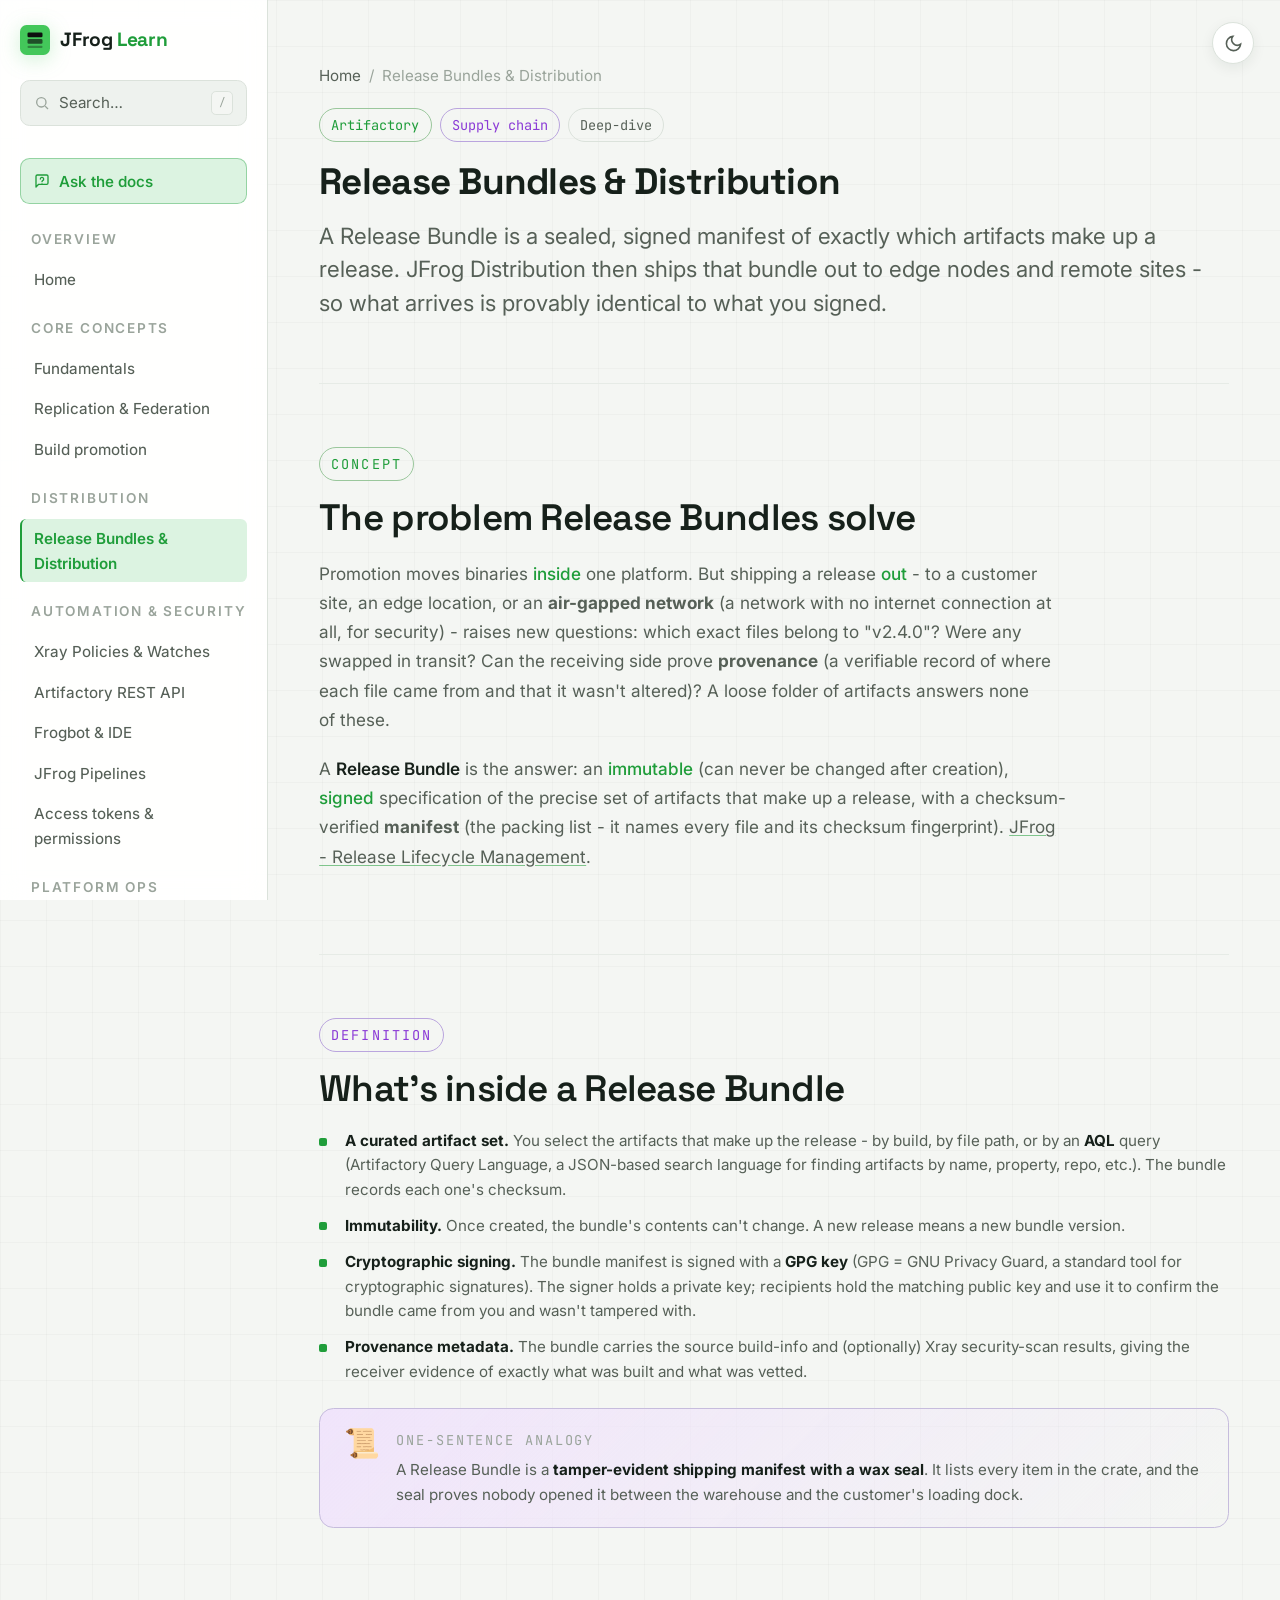
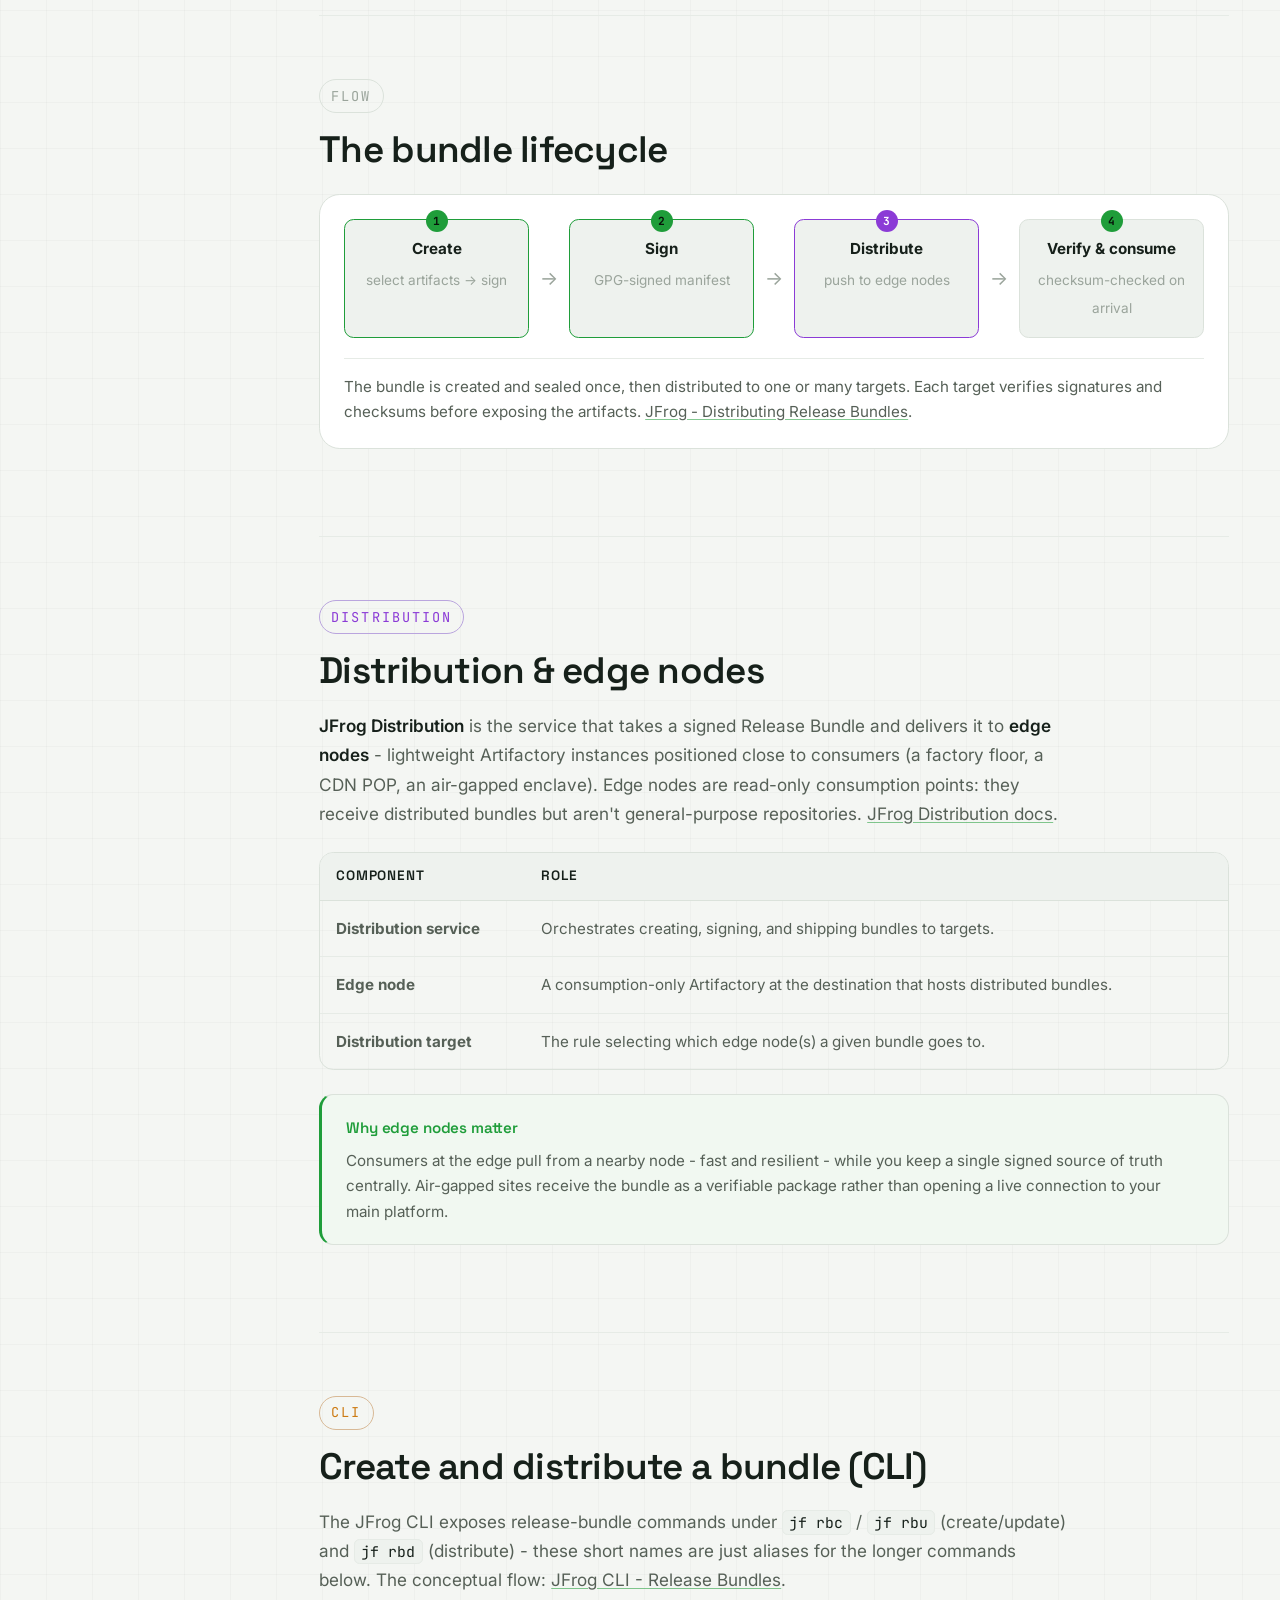
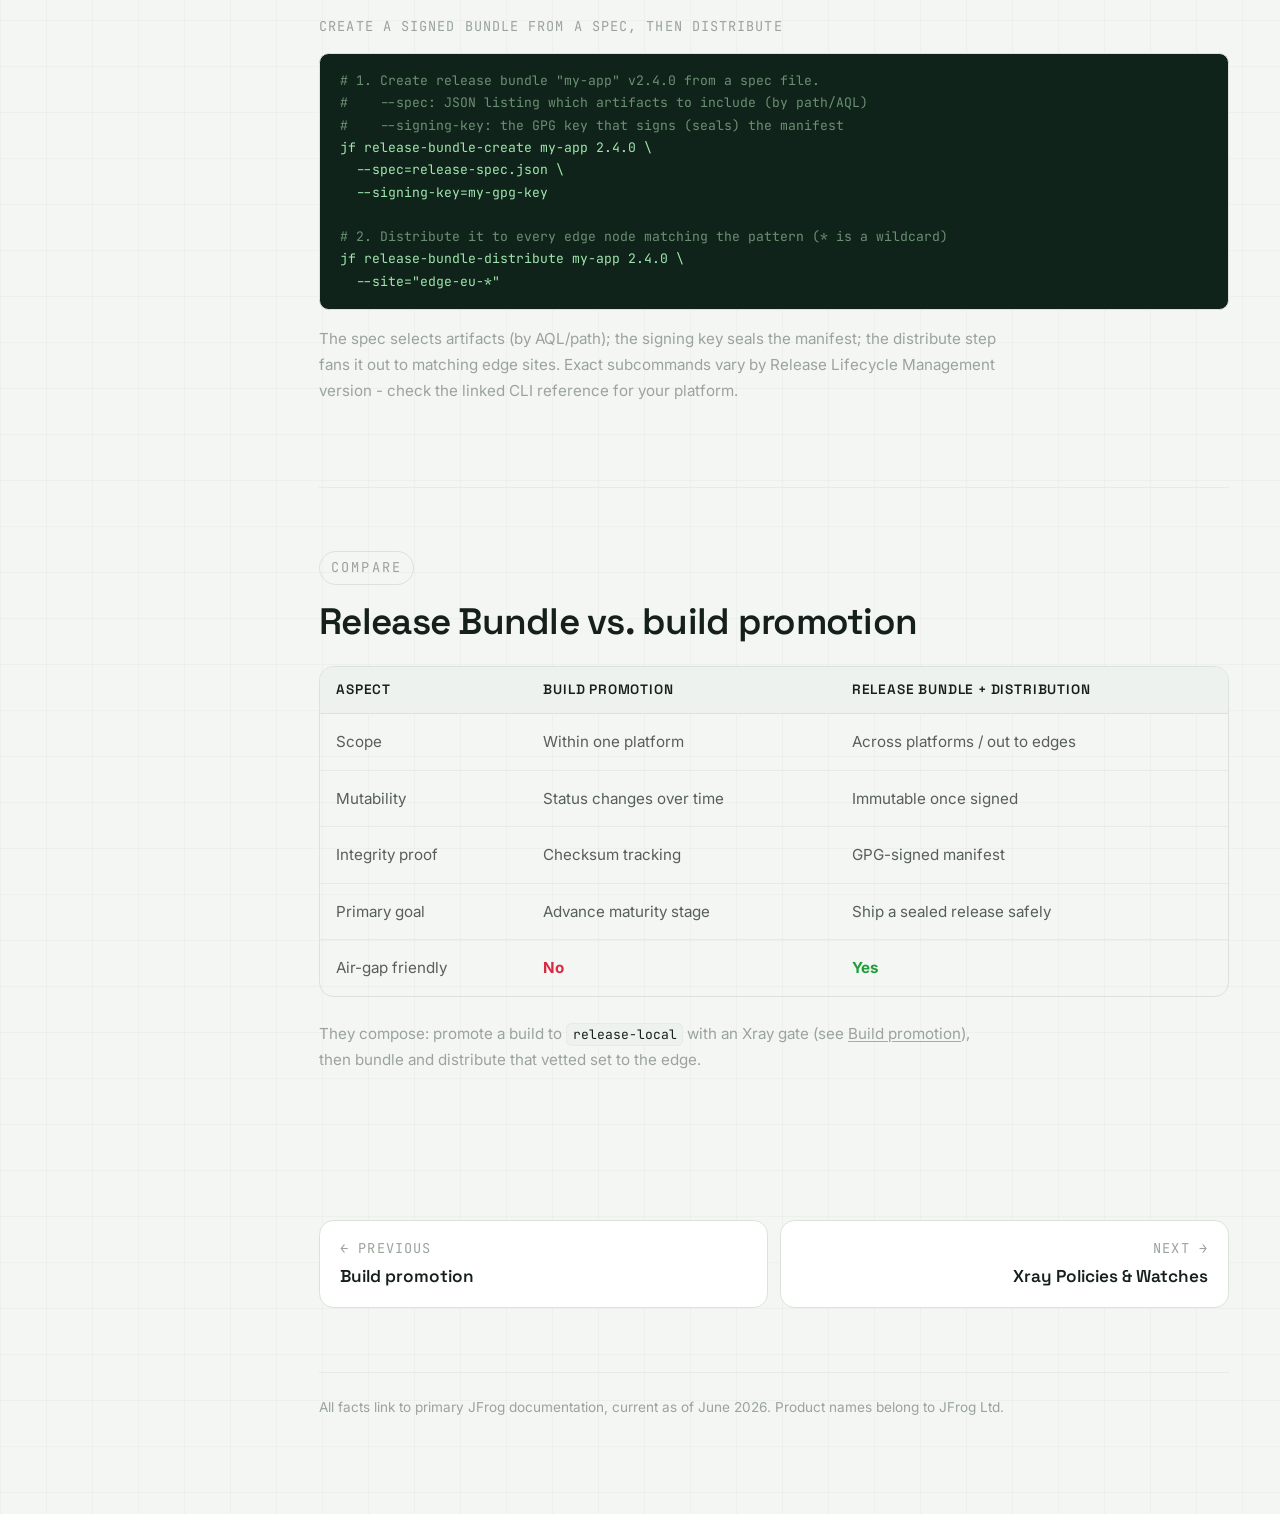
<file: pages/release-bundles.html>
<!DOCTYPE html>
<html lang="en" data-theme="dark">
<head>
<meta charset="UTF-8" />
<meta name="viewport" content="width=device-width, initial-scale=1.0" />
<title>Release Bundles & Distribution - JFrog Learn</title>
<meta name="description" content="Immutable, signed collections of artifacts and how JFrog Distribution ships them to edge nodes and air-gapped sites with verifiable provenance." />
<link rel="preconnect" href="https://fonts.googleapis.com" />
<link rel="preconnect" href="https://fonts.gstatic.com" crossorigin />
<link href="https://fonts.googleapis.com/css2?family=Space+Grotesk:wght@400;500;600;700&family=Inter:wght@400;450;500;600&family=JetBrains+Mono:wght@400;500;600&display=swap" rel="stylesheet" />
<link rel="stylesheet" href="../assets/style.css" />
<link rel="icon" href="data:image/svg+xml,%3Csvg xmlns='http://www.w3.org/2000/svg' viewBox='0 0 32 32'%3E%3Crect width='32' height='32' rx='7' fill='%2340b14e'/%3E%3Cpath d='M9 21V11l7 4 7-4v10' fill='none' stroke='%230f1410' stroke-width='2.4' stroke-linejoin='round' stroke-linecap='round'/%3E%3C/svg%3E" />
<script>window.__BASE='../';</script>
</head>
<body>
<a class="skip-link" href="#main">Skip to content</a>
<aside class="sidebar" id="sidebar"></aside>

<div id="onThisPage" hidden>
  <p class="nav-group">On this page</p>
  <a href="#problem" class="nav-link">The problem</a>
  <a href="#bundle" class="nav-link">What a Release Bundle is</a>
  <a href="#lifecycle" class="nav-link">Bundle lifecycle</a>
  <a href="#distribution" class="nav-link">Distribution & edge nodes</a>
  <a href="#cli" class="nav-link">Create & distribute (CLI)</a>
  <a href="#vs" class="nav-link">Bundle vs. promotion</a>
</div>

<button class="menu-btn" id="menuBtn" aria-label="Open navigation"><svg width="22" height="22" viewBox="0 0 24 24" fill="none" stroke="currentColor" stroke-width="2"><path d="M3 6h18M3 12h18M3 18h18"/></svg></button>
<div class="scrim" id="scrim"></div>

<main id="main">
  <button class="theme-toggle" data-theme-toggle aria-label="Switch theme"></button>

  <header class="page-head">
    <nav class="breadcrumb"><a href="../index.html">Home</a><span class="sep">/</span><span>Release Bundles & Distribution</span></nav>
    <div class="page-badges"><span class="lvl lvl-art">Artifactory</span><span class="lvl lvl-xray">Supply chain</span><span class="lvl">Deep-dive</span></div>
    <h1>Release Bundles &amp; Distribution</h1>
    <p class="lede">A Release Bundle is a sealed, signed manifest of exactly which artifacts make up a release. JFrog Distribution then ships that bundle out to edge nodes and remote sites - so what arrives is provably identical to what you signed.</p>
  </header>


  <section id="problem" class="section">
    <span class="kicker kicker-art">Concept</span>
    <h2>The problem Release Bundles solve</h2>
    <p class="prose">Promotion moves binaries <em>inside</em> one platform. But shipping a release <em>out</em> - to a customer site, an edge location, or an <b>air-gapped network</b> (a network with no internet connection at all, for security) - raises new questions: which exact files belong to "v2.4.0"? Were any swapped in transit? Can the receiving side prove <b>provenance</b> (a verifiable record of where each file came from and that it wasn't altered)? A loose folder of artifacts answers none of these.</p>
    <p class="prose">A <strong>Release Bundle</strong> is the answer: an <em>immutable</em> (can never be changed after creation), <em>signed</em> specification of the precise set of artifacts that make up a release, with a checksum-verified <b>manifest</b> (the packing list - it names every file and its checksum fingerprint). <a href="https://jfrog.com/help/r/jfrog-artifactory-documentation/release-lifecycle-management" target="_blank" rel="noopener">JFrog - Release Lifecycle Management</a>.</p>
  </section>

  <section id="bundle" class="section">
    <span class="kicker kicker-x">Definition</span>
    <h2>What's inside a Release Bundle</h2>
    <ul class="feature-list">
      <li><b>A curated artifact set.</b> You select the artifacts that make up the release - by build, by file path, or by an <b>AQL</b> query (Artifactory Query Language, a JSON-based search language for finding artifacts by name, property, repo, etc.). The bundle records each one's checksum.</li>
      <li><b>Immutability.</b> Once created, the bundle's contents can't change. A new release means a new bundle version.</li>
      <li><b>Cryptographic signing.</b> The bundle manifest is signed with a <b>GPG key</b> (GPG = GNU Privacy Guard, a standard tool for cryptographic signatures). The signer holds a private key; recipients hold the matching public key and use it to confirm the bundle came from you and wasn't tampered with.</li>
      <li><b>Provenance metadata.</b> The bundle carries the source build-info and (optionally) Xray security-scan results, giving the receiver evidence of exactly what was built and what was vetted.</li>
    </ul>
    <div class="analogy analogy-x">
      <span class="analogy-icon" aria-hidden="true">📜</span>
      <div>
        <p class="analogy-title">One-sentence analogy</p>
        <p>A Release Bundle is a <strong>tamper-evident shipping manifest with a wax seal</strong>. It lists every item in the crate, and the seal proves nobody opened it between the warehouse and the customer's loading dock.</p>
      </div>
    </div>
  </section>

  <section id="lifecycle" class="section">
    <span class="kicker">Flow</span>
    <h2>The bundle lifecycle</h2>
    <figure class="flow" aria-label="Release bundle lifecycle">
      <div class="flow-row">
        <div class="flow-step flow-art"><span class="flow-step-n">1</span><b>Create</b><small>select artifacts → sign</small></div>
        <span class="flow-conn">→</span>
        <div class="flow-step flow-art"><span class="flow-step-n">2</span><b>Sign</b><small>GPG-signed manifest</small></div>
        <span class="flow-conn">→</span>
        <div class="flow-step flow-xray"><span class="flow-step-n">3</span><b>Distribute</b><small>push to edge nodes</small></div>
        <span class="flow-conn">→</span>
        <div class="flow-step"><span class="flow-step-n">4</span><b>Verify &amp; consume</b><small>checksum-checked on arrival</small></div>
      </div>
      <figcaption>The bundle is created and sealed once, then distributed to one or many targets. Each target verifies signatures and checksums before exposing the artifacts. <a href="https://jfrog.com/help/r/jfrog-distribution-documentation/distributing-release-bundles" target="_blank" rel="noopener">JFrog - Distributing Release Bundles</a>.</figcaption>
    </figure>
  </section>

  <section id="distribution" class="section">
    <span class="kicker kicker-x">Distribution</span>
    <h2>Distribution &amp; edge nodes</h2>
    <p class="prose"><strong>JFrog Distribution</strong> is the service that takes a signed Release Bundle and delivers it to <strong>edge nodes</strong> - lightweight Artifactory instances positioned close to consumers (a factory floor, a CDN POP, an air-gapped enclave). Edge nodes are read-only consumption points: they receive distributed bundles but aren't general-purpose repositories. <a href="https://jfrog.com/help/r/jfrog-distribution-documentation/jfrog-distribution" target="_blank" rel="noopener">JFrog Distribution docs</a>.</p>
    <div class="table-wrap">
      <table class="datatable">
        <thead><tr><th>Component</th><th>Role</th></tr></thead>
        <tbody>
          <tr><td><b>Distribution service</b></td><td>Orchestrates creating, signing, and shipping bundles to targets.</td></tr>
          <tr><td><b>Edge node</b></td><td>A consumption-only Artifactory at the destination that hosts distributed bundles.</td></tr>
          <tr><td><b>Distribution target</b></td><td>The rule selecting which edge node(s) a given bundle goes to.</td></tr>
        </tbody>
      </table>
    </div>
    <div class="callout callout-tip">
      <p class="callout-title">Why edge nodes matter</p>
      <p>Consumers at the edge pull from a nearby node - fast and resilient - while you keep a single signed source of truth centrally. Air-gapped sites receive the bundle as a verifiable package rather than opening a live connection to your main platform.</p>
    </div>
  </section>

  <section id="cli" class="section">
    <span class="kicker kicker-lab">CLI</span>
    <h2>Create and distribute a bundle (CLI)</h2>
    <p class="prose">The JFrog CLI exposes release-bundle commands under <code>jf rbc</code> / <code>jf rbu</code> (create/update) and <code>jf rbd</code> (distribute) - these short names are just aliases for the longer commands below. The conceptual flow: <a href="https://jfrog.com/help/r/jfrog-cli/release-bundles" target="_blank" rel="noopener">JFrog CLI - Release Bundles</a>.</p>
    <p class="code-label">Create a signed bundle from a spec, then distribute</p>
    <div class="codeblock"><code><span class="cm"># 1. Create release bundle "my-app" v2.4.0 from a spec file.</span>
<span class="cm">#    --spec: JSON listing which artifacts to include (by path/AQL)</span>
<span class="cm">#    --signing-key: the GPG key that signs (seals) the manifest</span>
jf release-bundle-create my-app 2.4.0 \
  --spec=release-spec.json \
  --signing-key=my-gpg-key

<span class="cm"># 2. Distribute it to every edge node matching the pattern (* is a wildcard)</span>
jf release-bundle-distribute my-app 2.4.0 \
  --site="edge-eu-*"</code></div>
    <p class="prose muted">The spec selects artifacts (by AQL/path); the signing key seals the manifest; the distribute step fans it out to matching edge sites. Exact subcommands vary by Release Lifecycle Management version - check the linked CLI reference for your platform.</p>
  </section>

  <section id="vs" class="section">
    <span class="kicker">Compare</span>
    <h2>Release Bundle vs. build promotion</h2>
    <div class="table-wrap">
      <table class="datatable">
        <thead><tr><th>Aspect</th><th>Build promotion</th><th>Release Bundle + Distribution</th></tr></thead>
        <tbody>
          <tr><td>Scope</td><td>Within one platform</td><td>Across platforms / out to edges</td></tr>
          <tr><td>Mutability</td><td>Status changes over time</td><td>Immutable once signed</td></tr>
          <tr><td>Integrity proof</td><td>Checksum tracking</td><td>GPG-signed manifest</td></tr>
          <tr><td>Primary goal</td><td>Advance maturity stage</td><td>Ship a sealed release safely</td></tr>
          <tr><td>Air-gap friendly</td><td><b class="no">No</b></td><td><b class="yes">Yes</b></td></tr>
        </tbody>
      </table>
    </div>
    <p class="prose muted">They compose: promote a build to <code>release-local</code> with an Xray gate (see <a href="build-promotion.html">Build promotion</a>), then bundle and distribute that vetted set to the edge.</p>
  </section>


  <nav class="page-nav" aria-label="Page navigation">
    <a href="build-promotion.html"><span class="pn-dir">← Previous</span><span class="pn-title">Build promotion</span></a>
    <a class="pn-next" href="xray-policies-watches.html"><span class="pn-dir">Next →</span><span class="pn-title">Xray Policies & Watches</span></a>
  </nav>

  <footer class="footer">
    <p>All facts link to primary JFrog documentation, current as of June 2026. Product names belong to JFrog Ltd.</p>
  </footer>
</main>

<div class="search-overlay" id="searchOverlay" role="dialog" aria-modal="true" aria-label="Search">
  <div class="search-box">
    <div class="search-input-row">
      <svg width="18" height="18" viewBox="0 0 24 24" fill="none" stroke="currentColor" stroke-width="2"><circle cx="11" cy="11" r="7"/><path d="M21 21l-4.3-4.3"/></svg>
      <input id="searchInput" type="text" placeholder="Search concepts, commands, CLI…" autocomplete="off" spellcheck="false" />
      <span class="search-esc">esc</span>
    </div>
    <div class="search-results" id="searchResults"></div>
    <div class="search-foot">
      <span><kbd>&uarr;</kbd><kbd>&darr;</kbd> navigate</span><span><kbd>&crarr;</kbd> all results</span><span><kbd>&#8984;</kbd><kbd>&crarr;</kbd> open section</span>
    </div>
  </div>
</div>

<script src="../assets/app.js"></script>
</body>
</html>
</file>
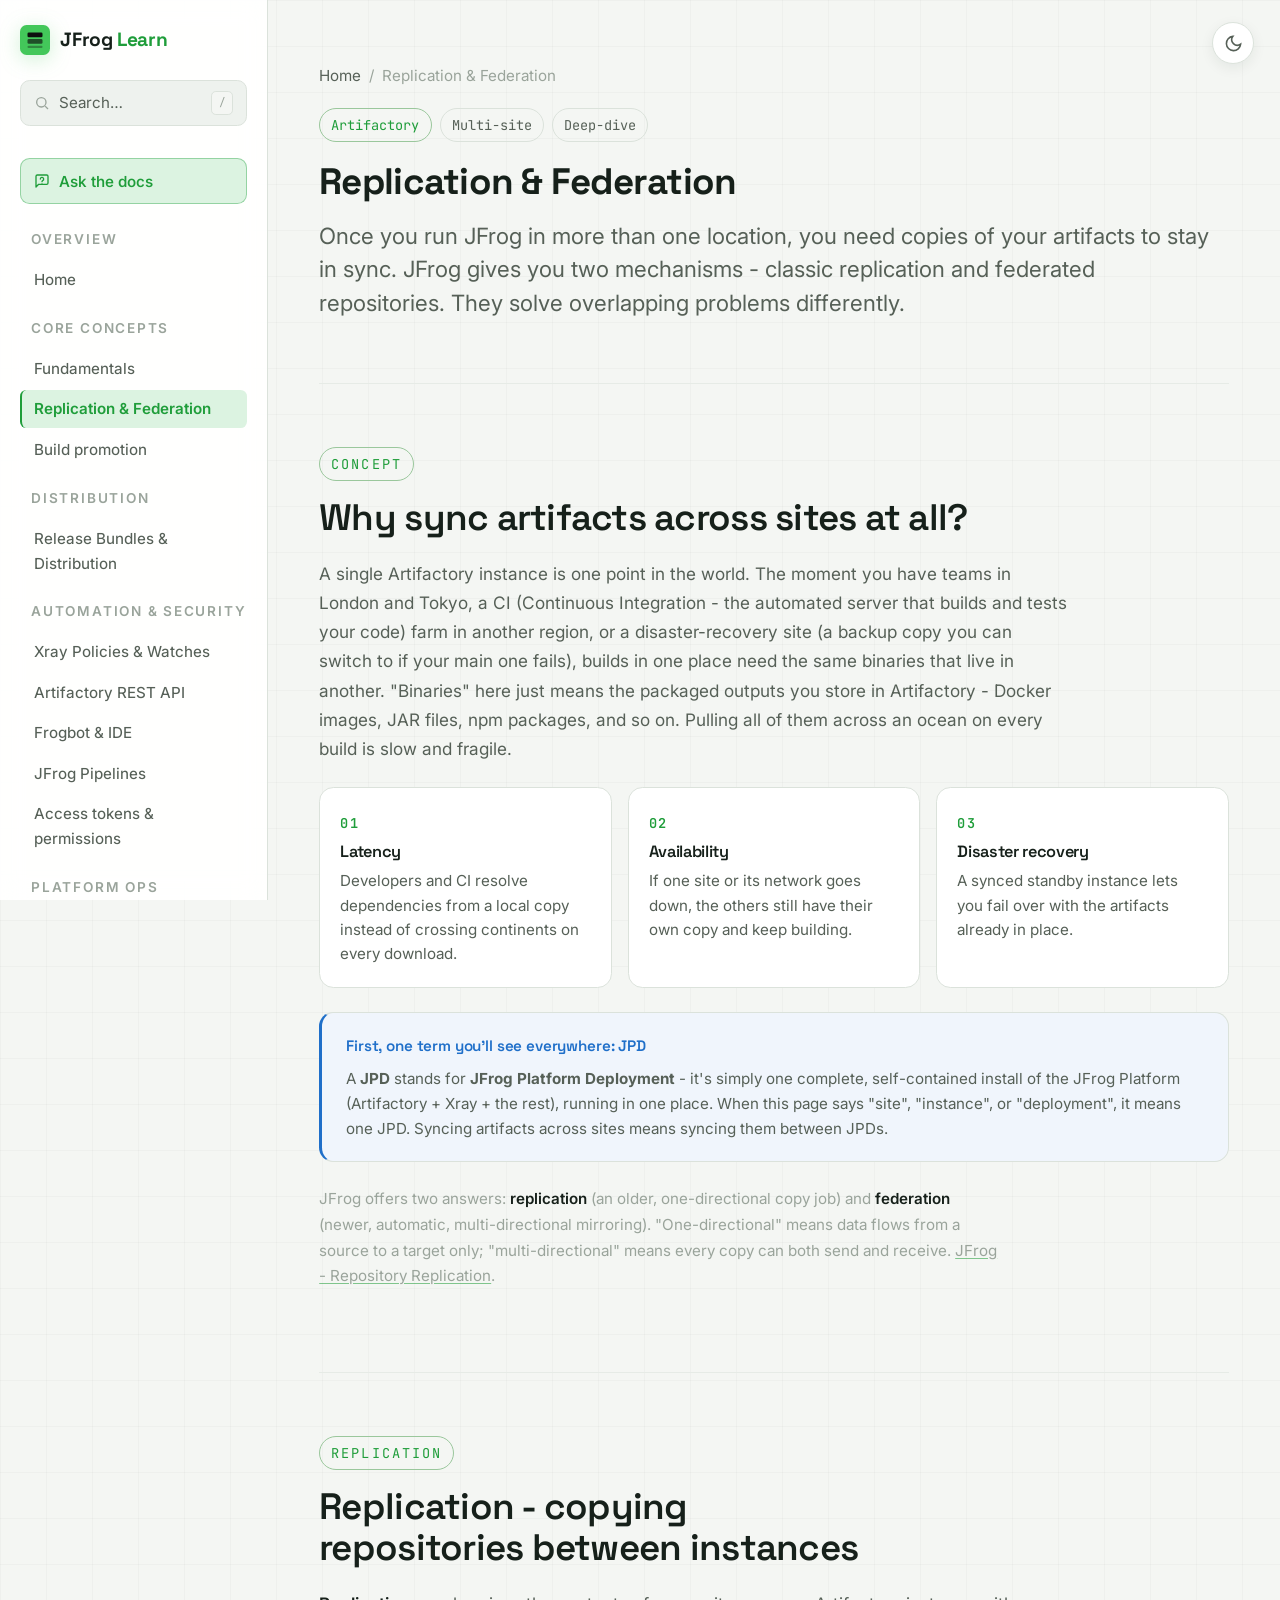
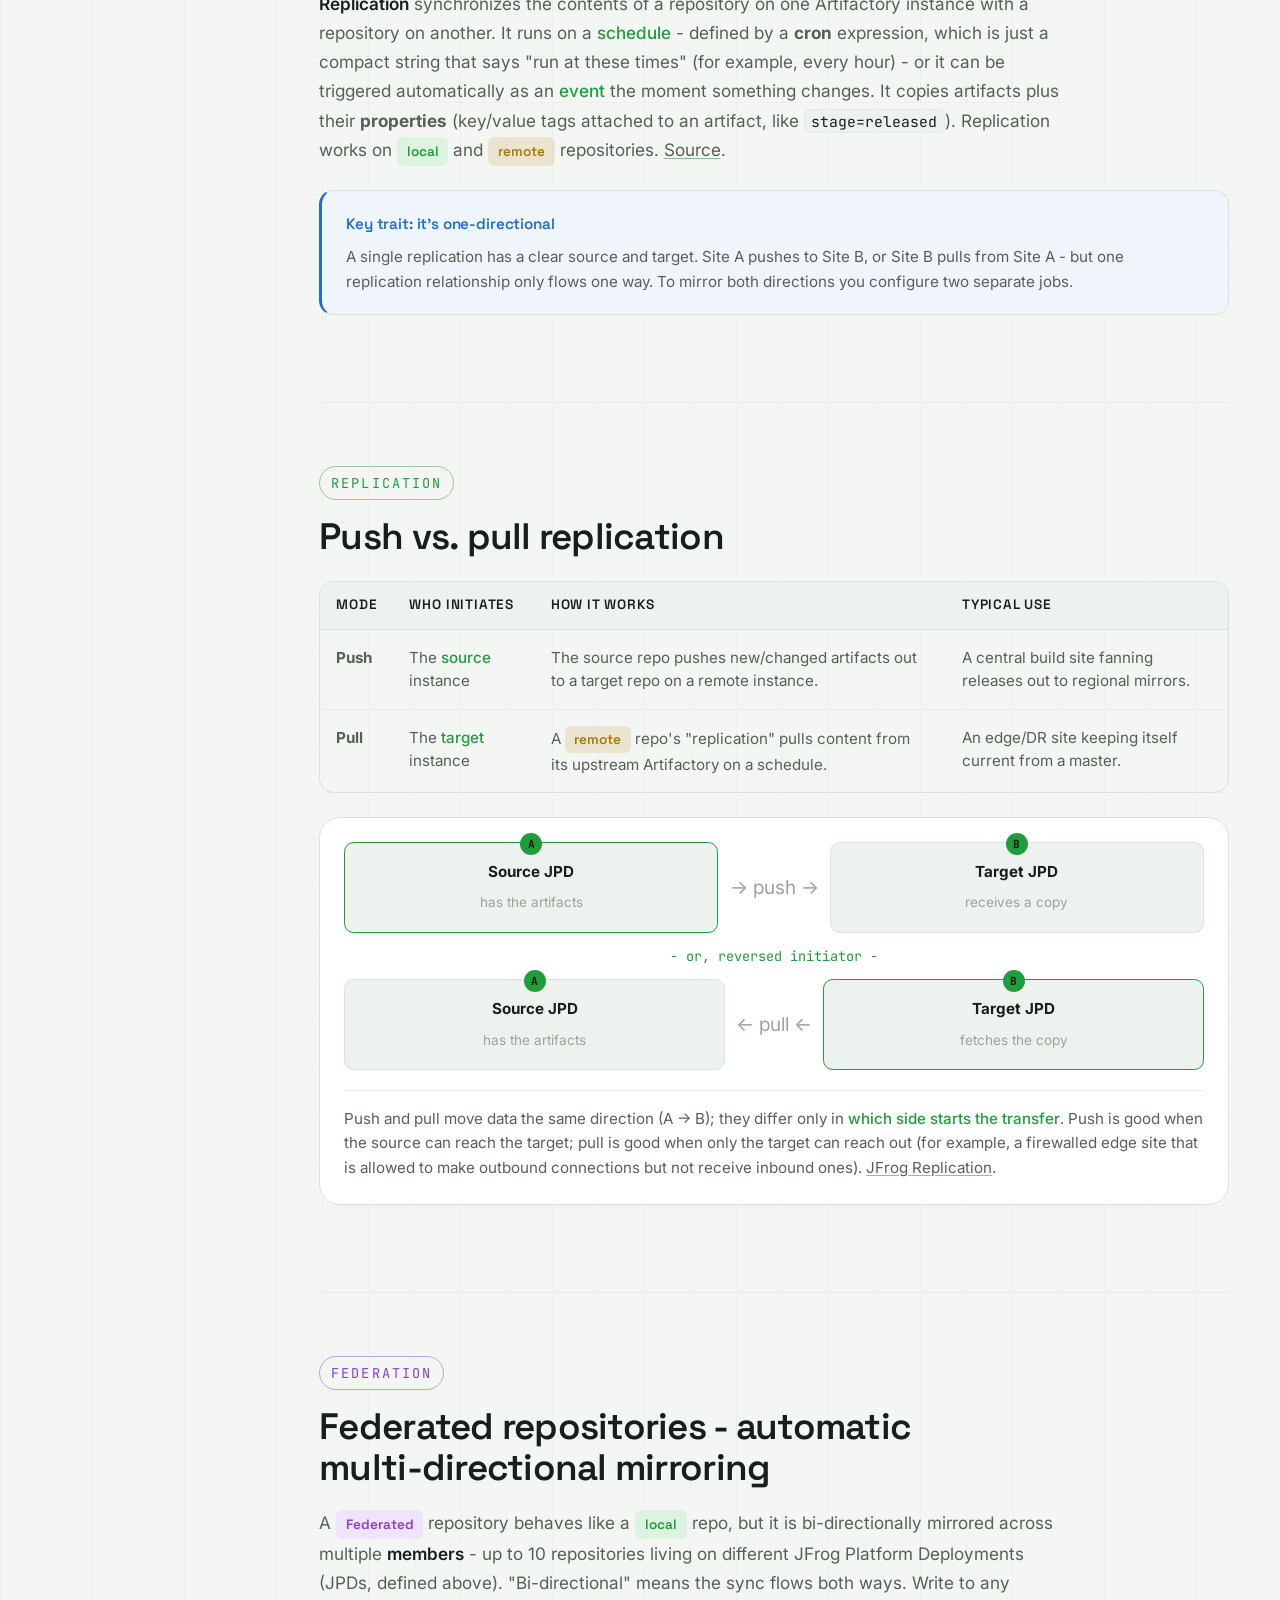
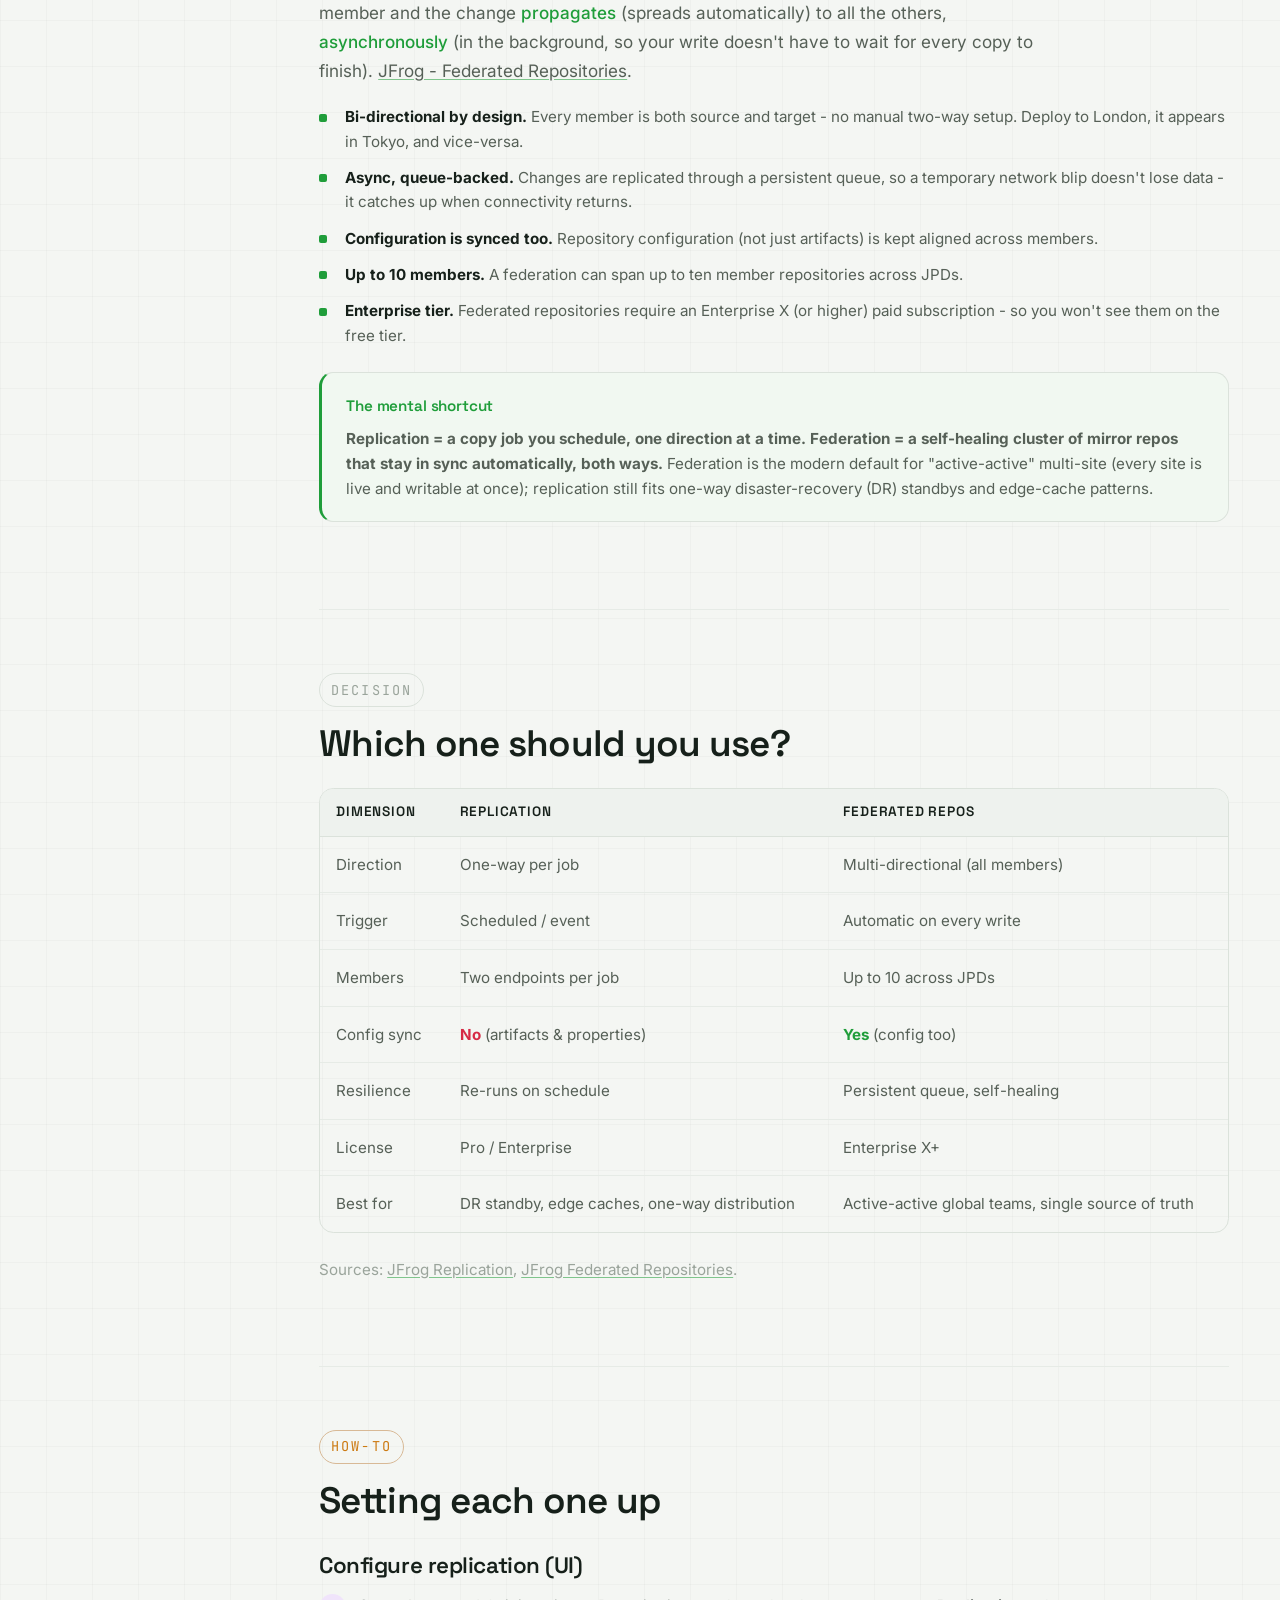
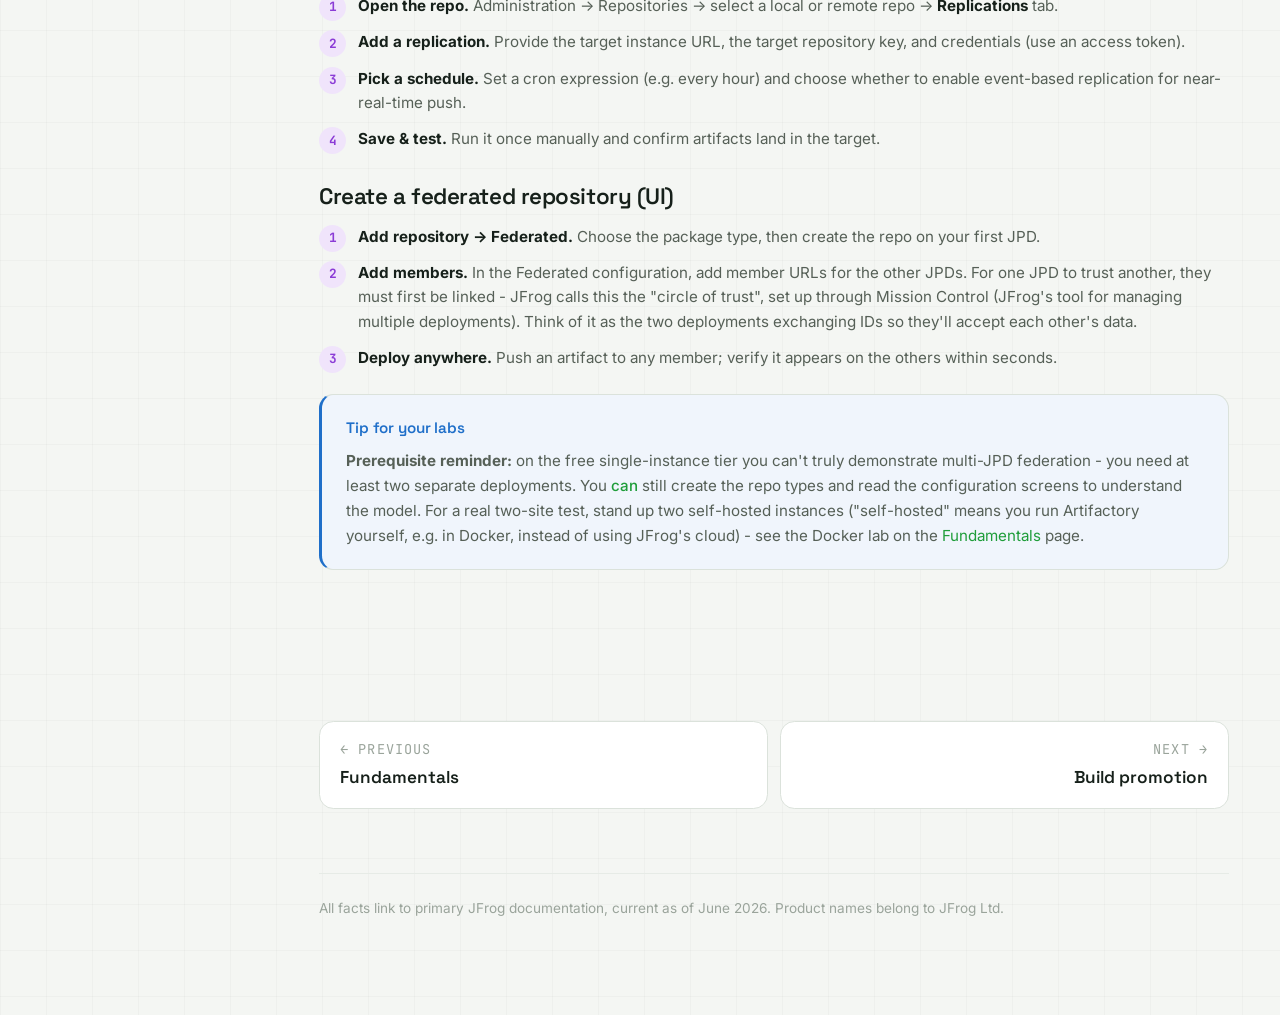
<file: pages/replication-federation.html>
<!DOCTYPE html>
<html lang="en" data-theme="dark">
<head>
<meta charset="UTF-8" />
<meta name="viewport" content="width=device-width, initial-scale=1.0" />
<title>Replication & Federation - JFrog Learn</title>
<meta name="description" content="How JFrog keeps artifacts in sync across data centers and JPDs: push/pull replication versus federated repositories, and when to use each." />
<link rel="preconnect" href="https://fonts.googleapis.com" />
<link rel="preconnect" href="https://fonts.gstatic.com" crossorigin />
<link href="https://fonts.googleapis.com/css2?family=Space+Grotesk:wght@400;500;600;700&family=Inter:wght@400;450;500;600&family=JetBrains+Mono:wght@400;500;600&display=swap" rel="stylesheet" />
<link rel="stylesheet" href="../assets/style.css" />
<link rel="icon" href="data:image/svg+xml,%3Csvg xmlns='http://www.w3.org/2000/svg' viewBox='0 0 32 32'%3E%3Crect width='32' height='32' rx='7' fill='%2340b14e'/%3E%3Cpath d='M9 21V11l7 4 7-4v10' fill='none' stroke='%230f1410' stroke-width='2.4' stroke-linejoin='round' stroke-linecap='round'/%3E%3C/svg%3E" />
<script>window.__BASE='../';</script>
</head>
<body>
<a class="skip-link" href="#main">Skip to content</a>
<aside class="sidebar" id="sidebar"></aside>

<div id="onThisPage" hidden>
  <p class="nav-group">On this page</p>
  <a href="#why" class="nav-link">Why sync at all</a>
  <a href="#replication" class="nav-link">Replication</a>
  <a href="#modes" class="nav-link">Push vs. pull</a>
  <a href="#federation" class="nav-link">Federated repositories</a>
  <a href="#compare" class="nav-link">Which to choose</a>
  <a href="#howto" class="nav-link">How to set it up</a>
</div>

<button class="menu-btn" id="menuBtn" aria-label="Open navigation"><svg width="22" height="22" viewBox="0 0 24 24" fill="none" stroke="currentColor" stroke-width="2"><path d="M3 6h18M3 12h18M3 18h18"/></svg></button>
<div class="scrim" id="scrim"></div>

<main id="main">
  <button class="theme-toggle" data-theme-toggle aria-label="Switch theme"></button>

  <header class="page-head">
    <nav class="breadcrumb"><a href="../index.html">Home</a><span class="sep">/</span><span>Replication & Federation</span></nav>
    <div class="page-badges"><span class="lvl lvl-art">Artifactory</span><span class="lvl">Multi-site</span><span class="lvl">Deep-dive</span></div>
    <h1>Replication &amp; Federation</h1>
    <p class="lede">Once you run JFrog in more than one location, you need copies of your artifacts to stay in sync. JFrog gives you two mechanisms - classic replication and federated repositories. They solve overlapping problems differently.</p>
  </header>


  <section id="why" class="section">
    <span class="kicker kicker-art">Concept</span>
    <h2>Why sync artifacts across sites at all?</h2>
    <p class="prose">A single Artifactory instance is one point in the world. The moment you have teams in London and Tokyo, a CI (Continuous Integration - the automated server that builds and tests your code) farm in another region, or a disaster-recovery site (a backup copy you can switch to if your main one fails), builds in one place need the same binaries that live in another. "Binaries" here just means the packaged outputs you store in Artifactory - Docker images, JAR files, npm packages, and so on. Pulling all of them across an ocean on every build is slow and fragile.</p>
    <div class="cards">
      <div class="card"><span class="card-num">01</span><h3>Latency</h3><p>Developers and CI resolve dependencies from a local copy instead of crossing continents on every download.</p></div>
      <div class="card"><span class="card-num">02</span><h3>Availability</h3><p>If one site or its network goes down, the others still have their own copy and keep building.</p></div>
      <div class="card"><span class="card-num">03</span><h3>Disaster recovery</h3><p>A synced standby instance lets you fail over with the artifacts already in place.</p></div>
    </div>
    <div class="callout callout-q">
      <p class="callout-title">First, one term you'll see everywhere: JPD</p>
      <p>A <b>JPD</b> stands for <b>JFrog Platform Deployment</b> - it's simply one complete, self-contained install of the JFrog Platform (Artifactory + Xray + the rest), running in one place. When this page says "site", "instance", or "deployment", it means one JPD. Syncing artifacts across sites means syncing them between JPDs.</p>
    </div>
    <p class="prose muted">JFrog offers two answers: <strong>replication</strong> (an older, one-directional copy job) and <strong>federation</strong> (newer, automatic, multi-directional mirroring). "One-directional" means data flows from a source to a target only; "multi-directional" means every copy can both send and receive. <a href="https://jfrog.com/help/r/jfrog-artifactory-documentation/repository-replication" target="_blank" rel="noopener">JFrog - Repository Replication</a>.</p>
  </section>

  <section id="replication" class="section">
    <span class="kicker kicker-art">Replication</span>
    <h2>Replication - copying repositories between instances</h2>
    <p class="prose"><strong>Replication</strong> synchronizes the contents of a repository on one Artifactory instance with a repository on another. It runs on a <em>schedule</em> - defined by a <b>cron</b> expression, which is just a compact string that says "run at these times" (for example, every hour) - or it can be triggered automatically as an <em>event</em> the moment something changes. It copies artifacts plus their <b>properties</b> (key/value tags attached to an artifact, like <code>stage=released</code>). Replication works on <span class="pill pill-local">local</span> and <span class="pill pill-remote">remote</span> repositories. <a href="https://jfrog.com/help/r/jfrog-artifactory-documentation/repository-replication" target="_blank" rel="noopener">Source</a>.</p>
    <div class="callout callout-q">
      <p class="callout-title">Key trait: it's one-directional</p>
      <p>A single replication has a clear source and target. Site A pushes to Site B, or Site B pulls from Site A - but one replication relationship only flows one way. To mirror both directions you configure two separate jobs.</p>
    </div>
  </section>

  <section id="modes" class="section">
    <span class="kicker kicker-art">Replication</span>
    <h2>Push vs. pull replication</h2>
    <div class="table-wrap">
      <table class="datatable">
        <thead><tr><th>Mode</th><th>Who initiates</th><th>How it works</th><th>Typical use</th></tr></thead>
        <tbody>
          <tr><td><b>Push</b></td><td>The <em>source</em> instance</td><td>The source repo pushes new/changed artifacts out to a target repo on a remote instance.</td><td>A central build site fanning releases out to regional mirrors.</td></tr>
          <tr><td><b>Pull</b></td><td>The <em>target</em> instance</td><td>A <span class="pill pill-remote">remote</span> repo's "replication" pulls content from its upstream Artifactory on a schedule.</td><td>An edge/DR site keeping itself current from a master.</td></tr>
        </tbody>
      </table>
    </div>
    <figure class="flow" aria-label="Push vs pull replication">
      <div class="flow-row">
        <div class="flow-step flow-art"><span class="flow-step-n">A</span><b>Source JPD</b><small>has the artifacts</small></div>
        <span class="flow-conn">→ push →</span>
        <div class="flow-step"><span class="flow-step-n">B</span><b>Target JPD</b><small>receives a copy</small></div>
      </div>
      <div class="flow-row flow-row-down"><span class="flow-down">- or, reversed initiator -</span></div>
      <div class="flow-row">
        <div class="flow-step"><span class="flow-step-n">A</span><b>Source JPD</b><small>has the artifacts</small></div>
        <span class="flow-conn">← pull ←</span>
        <div class="flow-step flow-art"><span class="flow-step-n">B</span><b>Target JPD</b><small>fetches the copy</small></div>
      </div>
      <figcaption>Push and pull move data the same direction (A → B); they differ only in <em>which side starts the transfer</em>. Push is good when the source can reach the target; pull is good when only the target can reach out (for example, a firewalled edge site that is allowed to make outbound connections but not receive inbound ones). <a href="https://jfrog.com/help/r/jfrog-artifactory-documentation/repository-replication" target="_blank" rel="noopener">JFrog Replication</a>.</figcaption>
    </figure>
  </section>

  <section id="federation" class="section">
    <span class="kicker kicker-x">Federation</span>
    <h2>Federated repositories - automatic multi-directional mirroring</h2>
    <p class="prose">A <span class="pill pill-fed">Federated</span> repository behaves like a <span class="pill pill-local">local</span> repo, but it is bi-directionally mirrored across multiple <strong>members</strong> - up to 10 repositories living on different JFrog Platform Deployments (JPDs, defined above). "Bi-directional" means the sync flows both ways. Write to any member and the change <em>propagates</em> (spreads automatically) to all the others, <em>asynchronously</em> (in the background, so your write doesn't have to wait for every copy to finish). <a href="https://docs.jfrog.com/artifactory/docs/federated-repositories" target="_blank" rel="noopener">JFrog - Federated Repositories</a>.</p>
    <ul class="feature-list">
      <li><b>Bi-directional by design.</b> Every member is both source and target - no manual two-way setup. Deploy to London, it appears in Tokyo, and vice-versa.</li>
      <li><b>Async, queue-backed.</b> Changes are replicated through a persistent queue, so a temporary network blip doesn't lose data - it catches up when connectivity returns.</li>
      <li><b>Configuration is synced too.</b> Repository configuration (not just artifacts) is kept aligned across members.</li>
      <li><b>Up to 10 members.</b> A federation can span up to ten member repositories across JPDs.</li>
      <li><b>Enterprise tier.</b> Federated repositories require an Enterprise X (or higher) paid subscription - so you won't see them on the free tier.</li>
    </ul>
    <div class="callout callout-tip">
      <p class="callout-title">The mental shortcut</p>
      <p><b>Replication = a copy job you schedule, one direction at a time.</b> <b>Federation = a self-healing cluster of mirror repos that stay in sync automatically, both ways.</b> Federation is the modern default for "active-active" multi-site (every site is live and writable at once); replication still fits one-way disaster-recovery (DR) standbys and edge-cache patterns.</p>
    </div>
  </section>

  <section id="compare" class="section">
    <span class="kicker">Decision</span>
    <h2>Which one should you use?</h2>
    <div class="table-wrap">
      <table class="datatable">
        <thead><tr><th>Dimension</th><th>Replication</th><th>Federated repos</th></tr></thead>
        <tbody>
          <tr><td>Direction</td><td>One-way per job</td><td>Multi-directional (all members)</td></tr>
          <tr><td>Trigger</td><td>Scheduled / event</td><td>Automatic on every write</td></tr>
          <tr><td>Members</td><td>Two endpoints per job</td><td>Up to 10 across JPDs</td></tr>
          <tr><td>Config sync</td><td><b class="no">No</b> (artifacts &amp; properties)</td><td><b class="yes">Yes</b> (config too)</td></tr>
          <tr><td>Resilience</td><td>Re-runs on schedule</td><td>Persistent queue, self-healing</td></tr>
          <tr><td>License</td><td>Pro / Enterprise</td><td>Enterprise X+</td></tr>
          <tr><td>Best for</td><td>DR standby, edge caches, one-way distribution</td><td>Active-active global teams, single source of truth</td></tr>
        </tbody>
      </table>
    </div>
    <p class="prose muted">Sources: <a href="https://jfrog.com/help/r/jfrog-artifactory-documentation/repository-replication" target="_blank" rel="noopener">JFrog Replication</a>, <a href="https://docs.jfrog.com/artifactory/docs/federated-repositories" target="_blank" rel="noopener">JFrog Federated Repositories</a>.</p>
  </section>

  <section id="howto" class="section">
    <span class="kicker kicker-lab">How-to</span>
    <h2>Setting each one up</h2>
    <h3 class="subhead">Configure replication (UI)</h3>
    <ol class="steps">
      <li><b>Open the repo.</b> Administration → Repositories → select a local or remote repo → <b>Replications</b> tab.</li>
      <li><b>Add a replication.</b> Provide the target instance URL, the target repository key, and credentials (use an access token).</li>
      <li><b>Pick a schedule.</b> Set a cron expression (e.g. every hour) and choose whether to enable event-based replication for near-real-time push.</li>
      <li><b>Save &amp; test.</b> Run it once manually and confirm artifacts land in the target.</li>
    </ol>
    <h3 class="subhead">Create a federated repository (UI)</h3>
    <ol class="steps">
      <li><b>Add repository → Federated.</b> Choose the package type, then create the repo on your first JPD.</li>
      <li><b>Add members.</b> In the Federated configuration, add member URLs for the other JPDs. For one JPD to trust another, they must first be linked - JFrog calls this the "circle of trust", set up through Mission Control (JFrog's tool for managing multiple deployments). Think of it as the two deployments exchanging IDs so they'll accept each other's data.</li>
      <li><b>Deploy anywhere.</b> Push an artifact to any member; verify it appears on the others within seconds.</li>
    </ol>
    <div class="callout callout-q">
      <p class="callout-title">Tip for your labs</p>
      <p><b>Prerequisite reminder:</b> on the free single-instance tier you can't truly demonstrate multi-JPD federation - you need at least two separate deployments. You <em>can</em> still create the repo types and read the configuration screens to understand the model. For a real two-site test, stand up two self-hosted instances ("self-hosted" means you run Artifactory yourself, e.g. in Docker, instead of using JFrog's cloud) - see the Docker lab on the <a href="fundamentals.html">Fundamentals</a> page.</p>
    </div>
  </section>


  <nav class="page-nav" aria-label="Page navigation">
    <a href="fundamentals.html"><span class="pn-dir">← Previous</span><span class="pn-title">Fundamentals</span></a>
    <a class="pn-next" href="build-promotion.html"><span class="pn-dir">Next →</span><span class="pn-title">Build promotion</span></a>
  </nav>

  <footer class="footer">
    <p>All facts link to primary JFrog documentation, current as of June 2026. Product names belong to JFrog Ltd.</p>
  </footer>
</main>

<div class="search-overlay" id="searchOverlay" role="dialog" aria-modal="true" aria-label="Search">
  <div class="search-box">
    <div class="search-input-row">
      <svg width="18" height="18" viewBox="0 0 24 24" fill="none" stroke="currentColor" stroke-width="2"><circle cx="11" cy="11" r="7"/><path d="M21 21l-4.3-4.3"/></svg>
      <input id="searchInput" type="text" placeholder="Search concepts, commands, CLI…" autocomplete="off" spellcheck="false" />
      <span class="search-esc">esc</span>
    </div>
    <div class="search-results" id="searchResults"></div>
    <div class="search-foot">
      <span><kbd>&uarr;</kbd><kbd>&darr;</kbd> navigate</span><span><kbd>&crarr;</kbd> all results</span><span><kbd>&#8984;</kbd><kbd>&crarr;</kbd> open section</span>
    </div>
  </div>
</div>

<script src="../assets/app.js"></script>
</body>
</html>
</file>
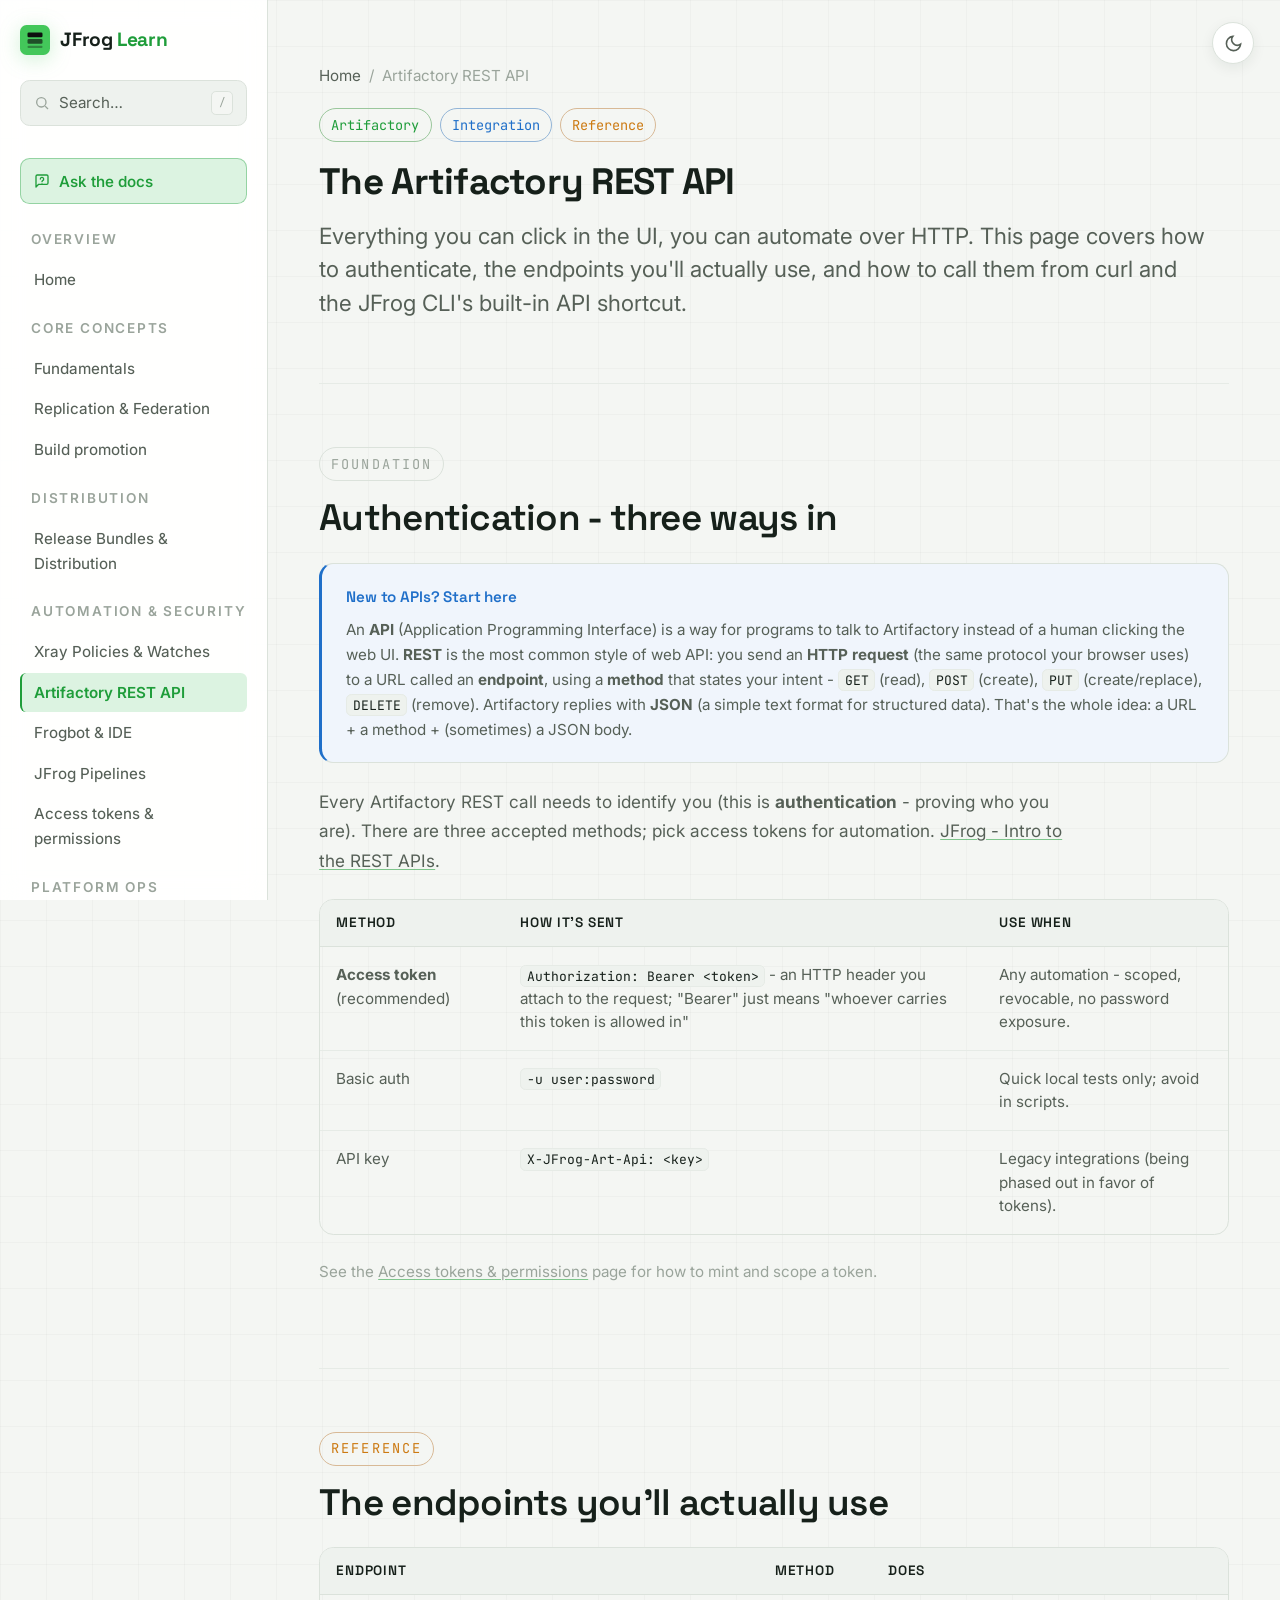
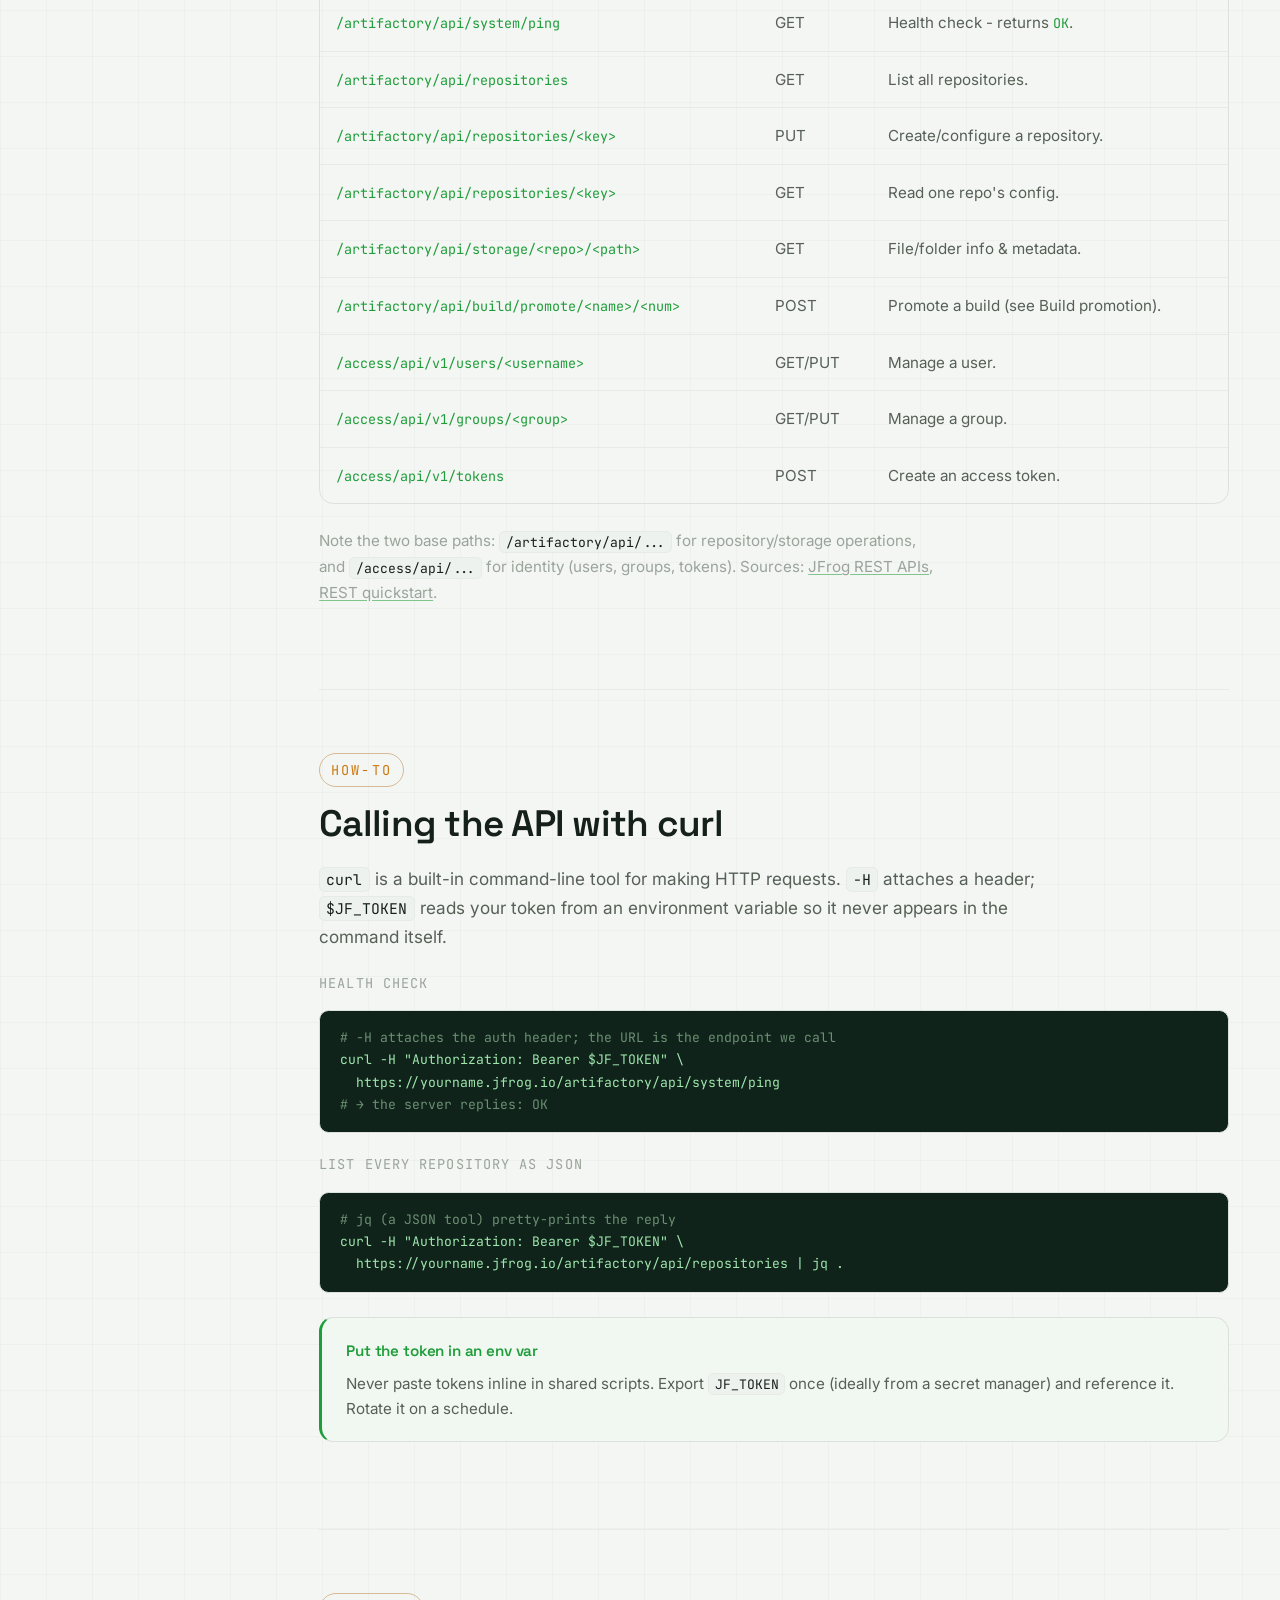
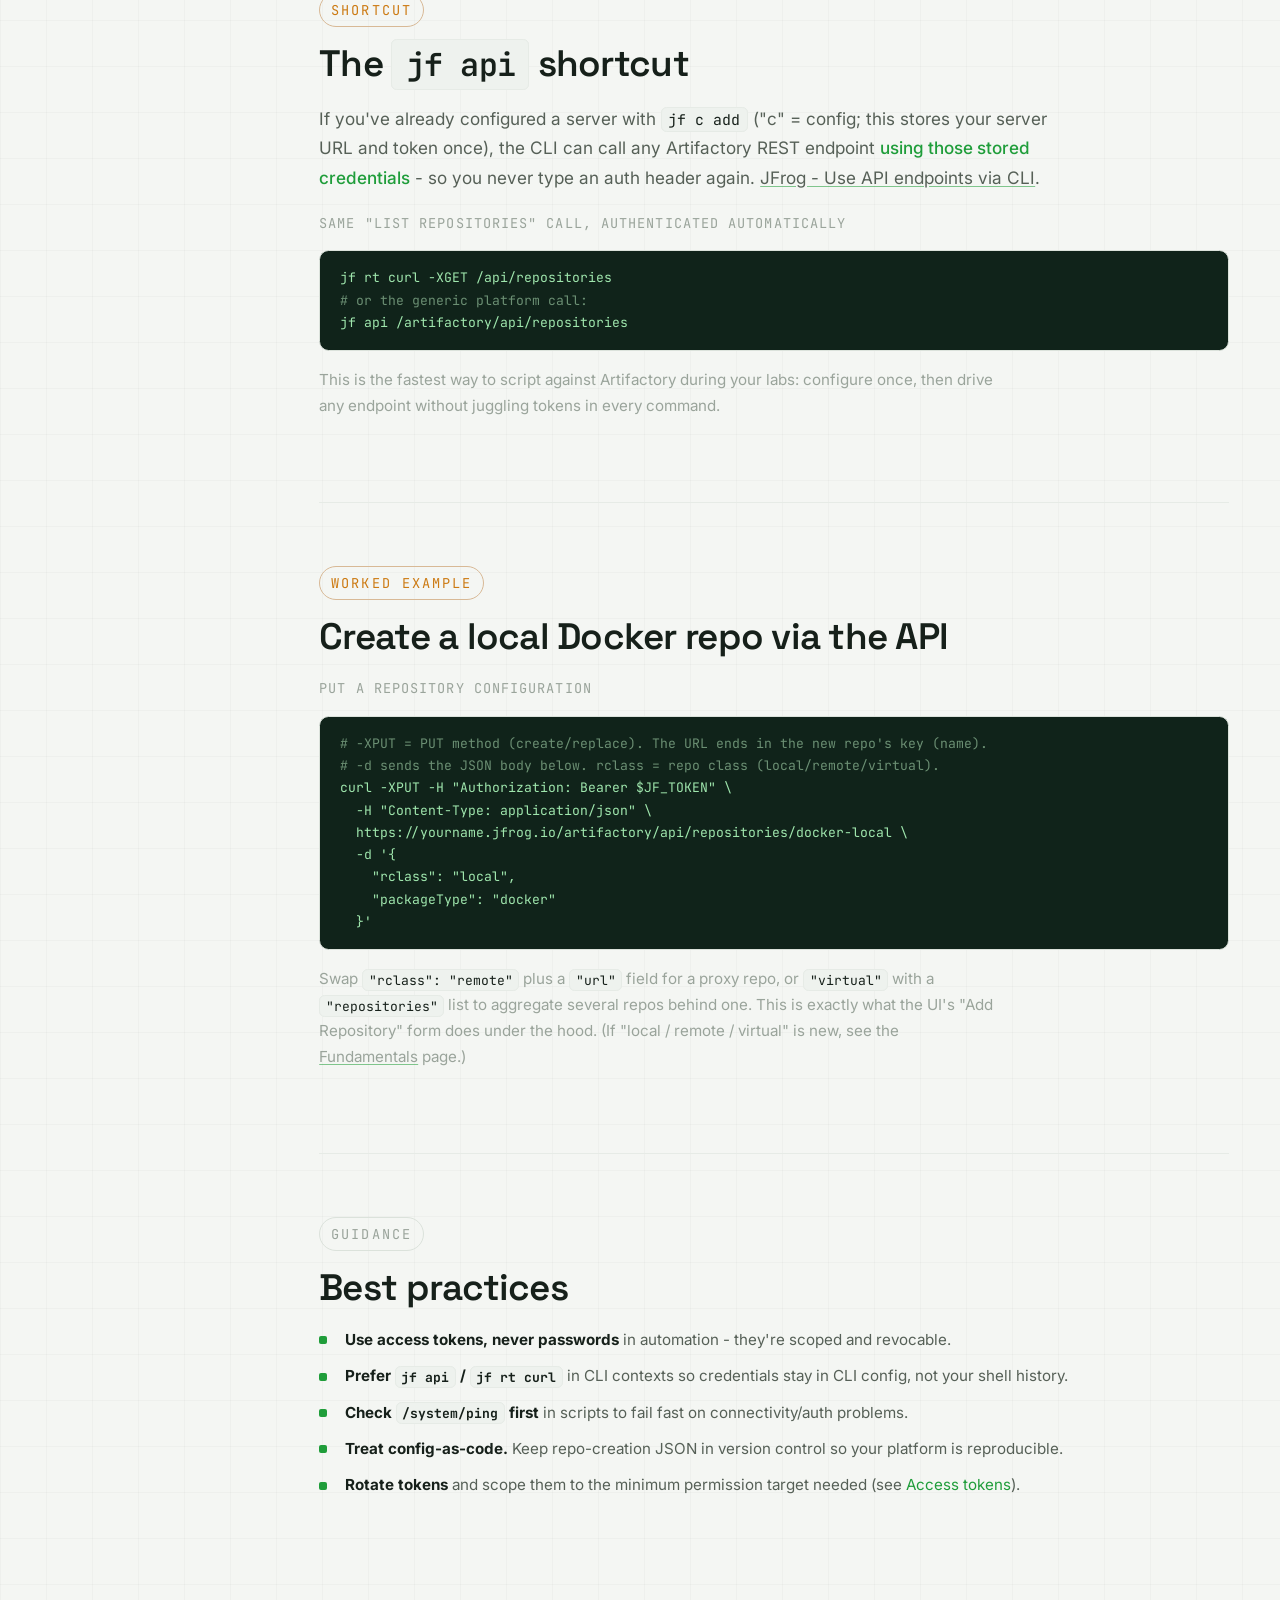
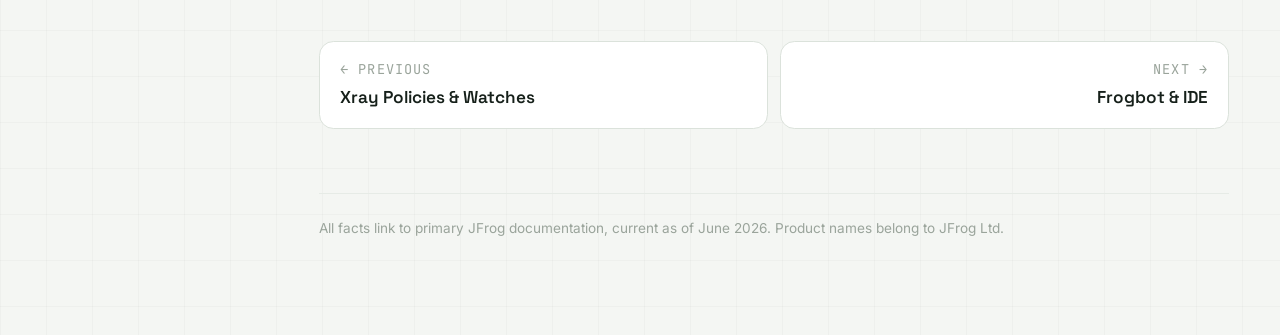
<file: pages/rest-api.html>
<!DOCTYPE html>
<html lang="en" data-theme="dark">
<head>
<meta charset="UTF-8" />
<meta name="viewport" content="width=device-width, initial-scale=1.0" />
<title>Artifactory REST API - JFrog Learn</title>
<meta name="description" content="Authentication, the most useful Artifactory REST endpoints, and how to drive them from curl and the JFrog CLI to automate repos, users, and more." />
<link rel="preconnect" href="https://fonts.googleapis.com" />
<link rel="preconnect" href="https://fonts.gstatic.com" crossorigin />
<link href="https://fonts.googleapis.com/css2?family=Space+Grotesk:wght@400;500;600;700&family=Inter:wght@400;450;500;600&family=JetBrains+Mono:wght@400;500;600&display=swap" rel="stylesheet" />
<link rel="stylesheet" href="../assets/style.css" />
<link rel="icon" href="data:image/svg+xml,%3Csvg xmlns='http://www.w3.org/2000/svg' viewBox='0 0 32 32'%3E%3Crect width='32' height='32' rx='7' fill='%2340b14e'/%3E%3Cpath d='M9 21V11l7 4 7-4v10' fill='none' stroke='%230f1410' stroke-width='2.4' stroke-linejoin='round' stroke-linecap='round'/%3E%3C/svg%3E" />
<script>window.__BASE='../';</script>
</head>
<body>
<a class="skip-link" href="#main">Skip to content</a>
<aside class="sidebar" id="sidebar"></aside>

<div id="onThisPage" hidden>
  <p class="nav-group">On this page</p>
  <a href="#auth" class="nav-link">Authentication</a>
  <a href="#endpoints" class="nav-link">Key endpoints</a>
  <a href="#curl" class="nav-link">Calling with curl</a>
  <a href="#jfapi" class="nav-link">The jf api shortcut</a>
  <a href="#create" class="nav-link">Create a repo via API</a>
  <a href="#best" class="nav-link">Best practices</a>
</div>

<button class="menu-btn" id="menuBtn" aria-label="Open navigation"><svg width="22" height="22" viewBox="0 0 24 24" fill="none" stroke="currentColor" stroke-width="2"><path d="M3 6h18M3 12h18M3 18h18"/></svg></button>
<div class="scrim" id="scrim"></div>

<main id="main">
  <button class="theme-toggle" data-theme-toggle aria-label="Switch theme"></button>

  <header class="page-head">
    <nav class="breadcrumb"><a href="../index.html">Home</a><span class="sep">/</span><span>Artifactory REST API</span></nav>
    <div class="page-badges"><span class="lvl lvl-art">Artifactory</span><span class="lvl" style="color:var(--low);border-color:color-mix(in oklab,var(--low) 40%,var(--border))">Integration</span><span class="lvl lvl-lab">Reference</span></div>
    <h1>The Artifactory REST API</h1>
    <p class="lede">Everything you can click in the UI, you can automate over HTTP. This page covers how to authenticate, the endpoints you'll actually use, and how to call them from curl and the JFrog CLI's built-in API shortcut.</p>
  </header>


  <section id="auth" class="section">
    <span class="kicker">Foundation</span>
    <h2>Authentication - three ways in</h2>
    <div class="callout callout-q">
      <p class="callout-title">New to APIs? Start here</p>
      <p>An <b>API</b> (Application Programming Interface) is a way for programs to talk to Artifactory instead of a human clicking the web UI. <b>REST</b> is the most common style of web API: you send an <b>HTTP request</b> (the same protocol your browser uses) to a URL called an <b>endpoint</b>, using a <b>method</b> that states your intent - <code>GET</code> (read), <code>POST</code> (create), <code>PUT</code> (create/replace), <code>DELETE</code> (remove). Artifactory replies with <b>JSON</b> (a simple text format for structured data). That's the whole idea: a URL + a method + (sometimes) a JSON body.</p>
    </div>
    <p class="prose">Every Artifactory REST call needs to identify you (this is <b>authentication</b> - proving who you are). There are three accepted methods; pick access tokens for automation. <a href="https://jfrog.com/help/r/jfrog-platform-rest-apis/introduction-to-the-jfrog-platform-rest-apis" target="_blank" rel="noopener">JFrog - Intro to the REST APIs</a>.</p>
    <div class="table-wrap">
      <table class="datatable">
        <thead><tr><th>Method</th><th>How it's sent</th><th>Use when</th></tr></thead>
        <tbody>
          <tr><td><b>Access token</b> (recommended)</td><td><code>Authorization: Bearer &lt;token&gt;</code> - an HTTP header you attach to the request; "Bearer" just means "whoever carries this token is allowed in"</td><td>Any automation - scoped, revocable, no password exposure.</td></tr>
          <tr><td>Basic auth</td><td><code>-u user:password</code></td><td>Quick local tests only; avoid in scripts.</td></tr>
          <tr><td>API key</td><td><code>X-JFrog-Art-Api: &lt;key&gt;</code></td><td>Legacy integrations (being phased out in favor of tokens).</td></tr>
        </tbody>
      </table>
    </div>
    <p class="prose muted">See the <a href="access-tokens.html">Access tokens &amp; permissions</a> page for how to mint and scope a token.</p>
  </section>

  <section id="endpoints" class="section">
    <span class="kicker kicker-lab">Reference</span>
    <h2>The endpoints you'll actually use</h2>
    <div class="table-wrap">
      <table class="datatable mono-table">
        <thead><tr><th>Endpoint</th><th>Method</th><th>Does</th></tr></thead>
        <tbody>
          <tr><td><code>/artifactory/api/system/ping</code></td><td>GET</td><td>Health check - returns <code>OK</code>.</td></tr>
          <tr><td><code>/artifactory/api/repositories</code></td><td>GET</td><td>List all repositories.</td></tr>
          <tr><td><code>/artifactory/api/repositories/&lt;key&gt;</code></td><td>PUT</td><td>Create/configure a repository.</td></tr>
          <tr><td><code>/artifactory/api/repositories/&lt;key&gt;</code></td><td>GET</td><td>Read one repo's config.</td></tr>
          <tr><td><code>/artifactory/api/storage/&lt;repo&gt;/&lt;path&gt;</code></td><td>GET</td><td>File/folder info &amp; metadata.</td></tr>
          <tr><td><code>/artifactory/api/build/promote/&lt;name&gt;/&lt;num&gt;</code></td><td>POST</td><td>Promote a build (see Build promotion).</td></tr>
          <tr><td><code>/access/api/v1/users/&lt;username&gt;</code></td><td>GET/PUT</td><td>Manage a user.</td></tr>
          <tr><td><code>/access/api/v1/groups/&lt;group&gt;</code></td><td>GET/PUT</td><td>Manage a group.</td></tr>
          <tr><td><code>/access/api/v1/tokens</code></td><td>POST</td><td>Create an access token.</td></tr>
        </tbody>
      </table>
    </div>
    <p class="prose muted">Note the two base paths: <code>/artifactory/api/...</code> for repository/storage operations, and <code>/access/api/...</code> for identity (users, groups, tokens). Sources: <a href="https://jfrog.com/help/r/jfrog-platform-rest-apis/introduction-to-the-jfrog-platform-rest-apis" target="_blank" rel="noopener">JFrog REST APIs</a>, <a href="https://www.devopsschool.com/blog/artifactory-artifactory-7-x-rest-api-quickstart/" target="_blank" rel="noopener">REST quickstart</a>.</p>
  </section>

  <section id="curl" class="section">
    <span class="kicker kicker-lab">How-to</span>
    <h2>Calling the API with curl</h2>
    <p class="prose"><code>curl</code> is a built-in command-line tool for making HTTP requests. <code>-H</code> attaches a header; <code>$JF_TOKEN</code> reads your token from an environment variable so it never appears in the command itself.</p>
    <p class="code-label">Health check</p>
    <div class="codeblock"><code><span class="cm"># -H attaches the auth header; the URL is the endpoint we call</span>
curl -H "Authorization: Bearer $JF_TOKEN" \
  https://yourname.jfrog.io/artifactory/api/system/ping
<span class="cm"># → the server replies: OK</span></code></div>
    <p class="code-label">List every repository as JSON</p>
    <div class="codeblock"><code><span class="cm"># jq (a JSON tool) pretty-prints the reply</span>
curl -H "Authorization: Bearer $JF_TOKEN" \
  https://yourname.jfrog.io/artifactory/api/repositories | jq .</code></div>
    <div class="callout callout-tip">
      <p class="callout-title">Put the token in an env var</p>
      <p>Never paste tokens inline in shared scripts. Export <code>JF_TOKEN</code> once (ideally from a secret manager) and reference it. Rotate it on a schedule.</p>
    </div>
  </section>

  <section id="jfapi" class="section">
    <span class="kicker kicker-lab">Shortcut</span>
    <h2>The <code>jf api</code> shortcut</h2>
    <p class="prose">If you've already configured a server with <code>jf c add</code> ("c" = config; this stores your server URL and token once), the CLI can call any Artifactory REST endpoint <em>using those stored credentials</em> - so you never type an auth header again. <a href="https://docs.jfrog.com/integrations/docs/use-api-endpoints-via-cli" target="_blank" rel="noopener">JFrog - Use API endpoints via CLI</a>.</p>
    <p class="code-label">Same "list repositories" call, authenticated automatically</p>
    <div class="codeblock"><code>jf rt curl -XGET /api/repositories
<span class="cm"># or the generic platform call:</span>
jf api /artifactory/api/repositories</code></div>
    <p class="prose muted">This is the fastest way to script against Artifactory during your labs: configure once, then drive any endpoint without juggling tokens in every command.</p>
  </section>

  <section id="create" class="section">
    <span class="kicker kicker-lab">Worked example</span>
    <h2>Create a local Docker repo via the API</h2>
    <p class="code-label">PUT a repository configuration</p>
    <div class="codeblock"><code><span class="cm"># -XPUT = PUT method (create/replace). The URL ends in the new repo's key (name).</span>
<span class="cm"># -d sends the JSON body below. rclass = repo class (local/remote/virtual).</span>
curl -XPUT -H "Authorization: Bearer $JF_TOKEN" \
  -H "Content-Type: application/json" \
  https://yourname.jfrog.io/artifactory/api/repositories/docker-local \
  -d '{
    "rclass": "local",
    "packageType": "docker"
  }'</code></div>
    <p class="prose muted">Swap <code>"rclass": "remote"</code> plus a <code>"url"</code> field for a proxy repo, or <code>"virtual"</code> with a <code>"repositories"</code> list to aggregate several repos behind one. This is exactly what the UI's "Add Repository" form does under the hood. (If "local / remote / virtual" is new, see the <a href="fundamentals.html">Fundamentals</a> page.)</p>
  </section>

  <section id="best" class="section">
    <span class="kicker">Guidance</span>
    <h2>Best practices</h2>
    <ul class="feature-list">
      <li><b>Use access tokens, never passwords</b> in automation - they're scoped and revocable.</li>
      <li><b>Prefer <code>jf api</code> / <code>jf rt curl</code></b> in CLI contexts so credentials stay in CLI config, not your shell history.</li>
      <li><b>Check <code>/system/ping</code> first</b> in scripts to fail fast on connectivity/auth problems.</li>
      <li><b>Treat config-as-code.</b> Keep repo-creation JSON in version control so your platform is reproducible.</li>
      <li><b>Rotate tokens</b> and scope them to the minimum permission target needed (see <a href="access-tokens.html">Access tokens</a>).</li>
    </ul>
  </section>


  <nav class="page-nav" aria-label="Page navigation">
    <a href="xray-policies-watches.html"><span class="pn-dir">← Previous</span><span class="pn-title">Xray Policies & Watches</span></a>
    <a class="pn-next" href="frogbot.html"><span class="pn-dir">Next →</span><span class="pn-title">Frogbot & IDE</span></a>
  </nav>

  <footer class="footer">
    <p>All facts link to primary JFrog documentation, current as of June 2026. Product names belong to JFrog Ltd.</p>
  </footer>
</main>

<div class="search-overlay" id="searchOverlay" role="dialog" aria-modal="true" aria-label="Search">
  <div class="search-box">
    <div class="search-input-row">
      <svg width="18" height="18" viewBox="0 0 24 24" fill="none" stroke="currentColor" stroke-width="2"><circle cx="11" cy="11" r="7"/><path d="M21 21l-4.3-4.3"/></svg>
      <input id="searchInput" type="text" placeholder="Search concepts, commands, CLI…" autocomplete="off" spellcheck="false" />
      <span class="search-esc">esc</span>
    </div>
    <div class="search-results" id="searchResults"></div>
    <div class="search-foot">
      <span><kbd>&uarr;</kbd><kbd>&darr;</kbd> navigate</span><span><kbd>&crarr;</kbd> all results</span><span><kbd>&#8984;</kbd><kbd>&crarr;</kbd> open section</span>
    </div>
  </div>
</div>

<script src="../assets/app.js"></script>
</body>
</html>
</file>
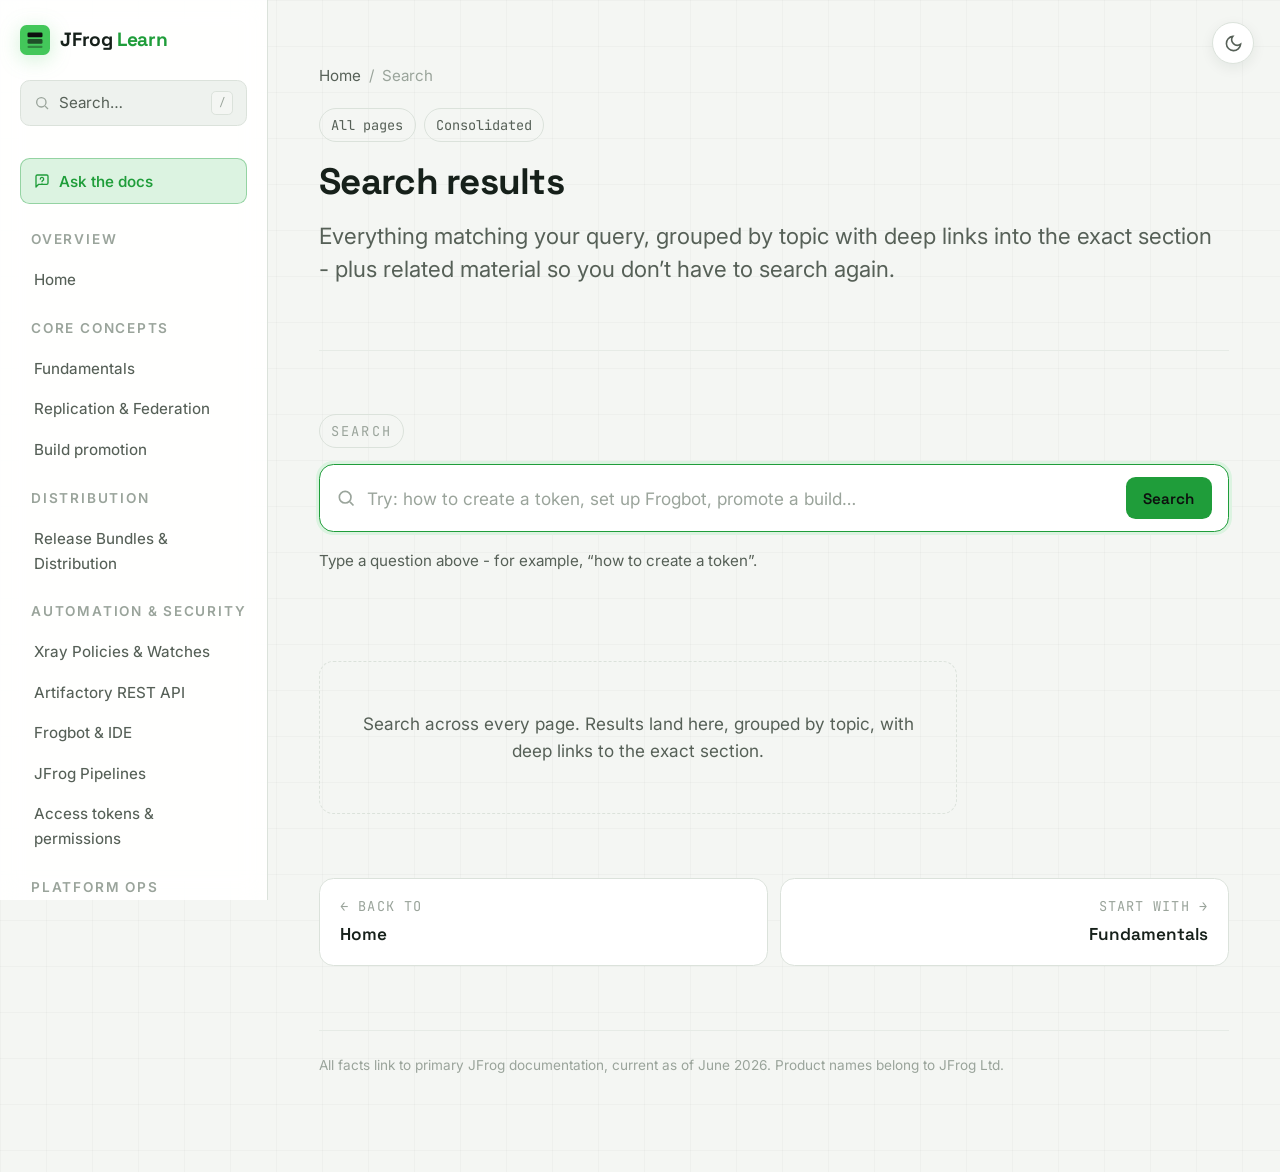
<file: pages/search.html>
<!DOCTYPE html>
<html lang="en" data-theme="dark">
<head>
<meta charset="UTF-8" />
<meta name="viewport" content="width=device-width, initial-scale=1.0" />
<title>Search - JFrog Learn</title>
<meta name="description" content="Search every JFrog Learn page - concepts, commands, and CLI - consolidated on one page with deep links and related topics." />
<link rel="preconnect" href="https://fonts.googleapis.com" />
<link rel="preconnect" href="https://fonts.gstatic.com" crossorigin />
<link href="https://fonts.googleapis.com/css2?family=Space+Grotesk:wght@400;500;600;700&family=Inter:wght@400;450;500;600&family=JetBrains+Mono:wght@400;500;600&display=swap" rel="stylesheet" />
<link rel="stylesheet" href="../assets/style.css" />
<link rel="icon" href="data:image/svg+xml,%3Csvg xmlns='http://www.w3.org/2000/svg' viewBox='0 0 32 32'%3E%3Crect width='32' height='32' rx='7' fill='%2340b14e'/%3E%3Cpath d='M9 21V11l7 4 7-4v10' fill='none' stroke='%230f1410' stroke-width='2.4' stroke-linejoin='round' stroke-linecap='round'/%3E%3C/svg%3E" />
<script>window.__BASE='../';</script>
</head>
<body>
<a class="skip-link" href="#main">Skip to content</a>
<aside class="sidebar" id="sidebar"></aside>

<div id="onThisPage" hidden>
  <p class="nav-group">On this page</p>
  
</div>

<button class="menu-btn" id="menuBtn" aria-label="Open navigation"><svg width="22" height="22" viewBox="0 0 24 24" fill="none" stroke="currentColor" stroke-width="2"><path d="M3 6h18M3 12h18M3 18h18"/></svg></button>
<div class="scrim" id="scrim"></div>

<main id="main">
  <button class="theme-toggle" data-theme-toggle aria-label="Switch theme"></button>

  <header class="page-head">
    <nav class="breadcrumb"><a href="../index.html">Home</a><span class="sep">/</span><span>Search</span></nav>
    <div class="page-badges"><span class="lvl">All pages</span><span class="lvl">Consolidated</span></div>
    <h1>Search results</h1>
    <p class="lede">Everything matching your query, grouped by topic with deep links into the exact section - plus related material so you don’t have to search again.</p>
  </header>


  <section class="section search-page-head">
    <span class="kicker">Search</span>
    <form id="searchPageForm" class="search-page-form" role="search" autocomplete="off">
      <svg width="20" height="20" viewBox="0 0 24 24" fill="none" stroke="currentColor" stroke-width="2"><circle cx="11" cy="11" r="7"/><path d="M21 21l-4.3-4.3"/></svg>
      <input id="searchPageInput" type="search" name="q" placeholder="Try: how to create a token, set up Frogbot, promote a build…" aria-label="Search the knowledge base" />
      <button type="submit" class="search-page-go">Search</button>
    </form>
    <p class="search-page-meta" id="searchPageMeta"></p>
  </section>

  <div class="search-layout">
    <div id="searchPageResults" class="search-page-results" aria-live="polite"></div>
    <aside id="searchPageRelated" class="search-page-related" aria-label="Related information"></aside>
  </div>


  <nav class="page-nav" aria-label="Page navigation">
    <a href="../index.html"><span class="pn-dir">← Back to</span><span class="pn-title">Home</span></a>
    <a class="pn-next" href="fundamentals.html"><span class="pn-dir">Start with →</span><span class="pn-title">Fundamentals</span></a>
  </nav>

  <footer class="footer">
    <p>All facts link to primary JFrog documentation, current as of June 2026. Product names belong to JFrog Ltd.</p>
  </footer>
</main>

<div class="search-overlay" id="searchOverlay" role="dialog" aria-modal="true" aria-label="Search">
  <div class="search-box">
    <div class="search-input-row">
      <svg width="18" height="18" viewBox="0 0 24 24" fill="none" stroke="currentColor" stroke-width="2"><circle cx="11" cy="11" r="7"/><path d="M21 21l-4.3-4.3"/></svg>
      <input id="searchInput" type="text" placeholder="Search concepts, commands, CLI…" autocomplete="off" spellcheck="false" />
      <span class="search-esc">esc</span>
    </div>
    <div class="search-results" id="searchResults"></div>
    <div class="search-foot">
      <span><kbd>&uarr;</kbd><kbd>&darr;</kbd> navigate</span><span><kbd>&crarr;</kbd> all results</span><span><kbd>&#8984;</kbd><kbd>&crarr;</kbd> open section</span>
    </div>
  </div>
</div>

<script src="../assets/app.js"></script>
</body>
</html>
</file>
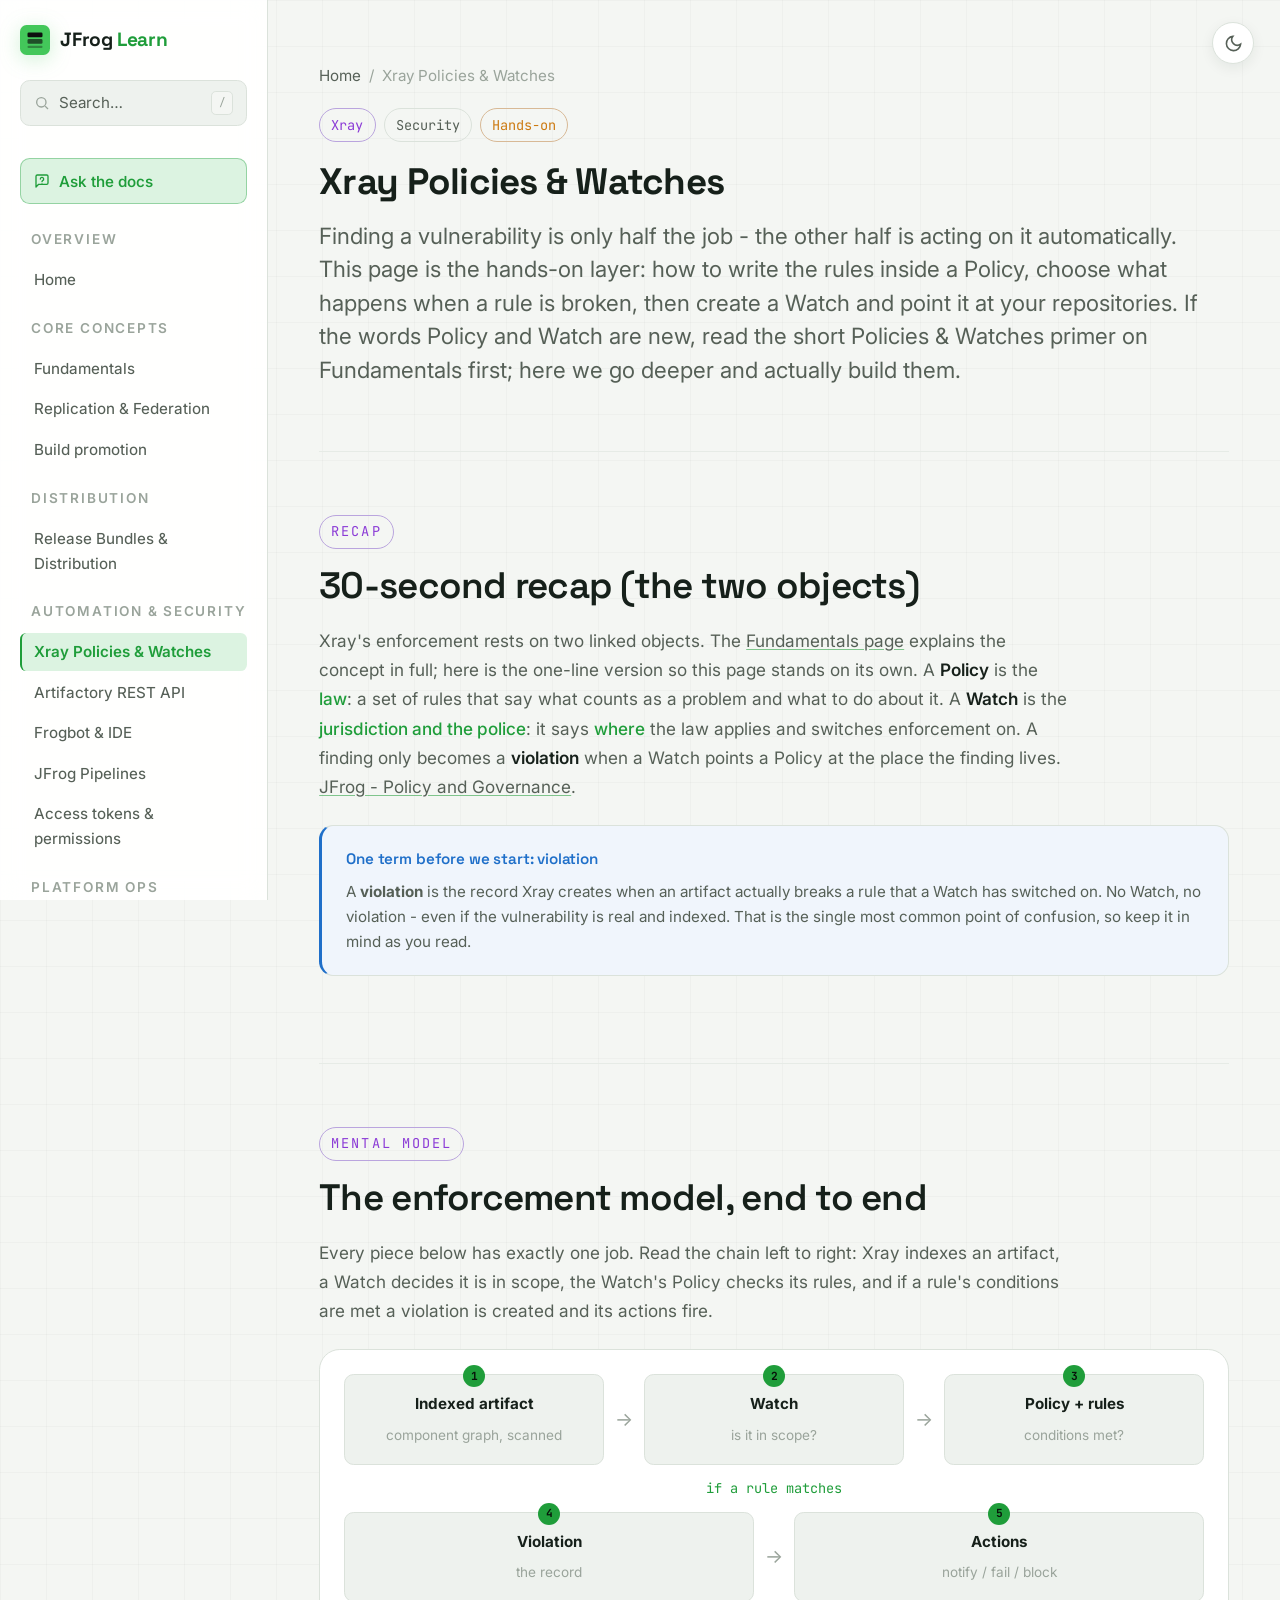
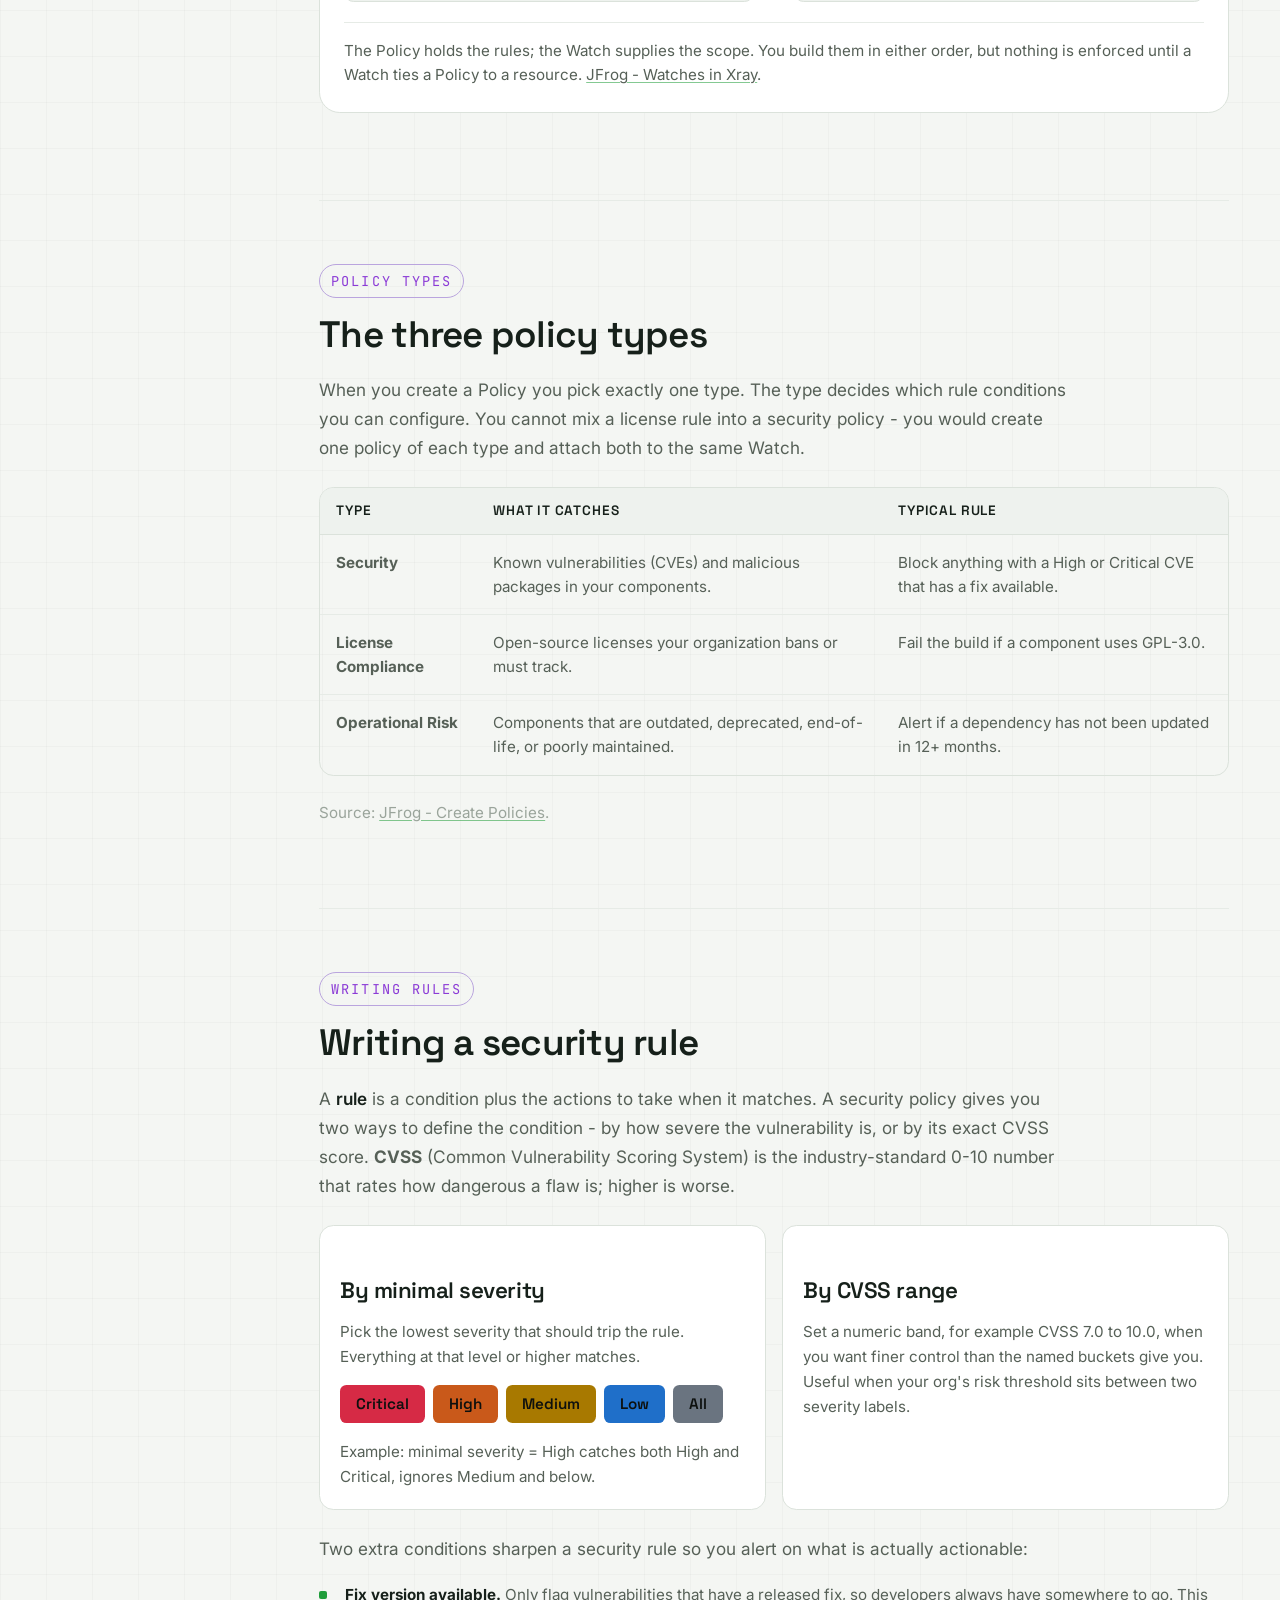
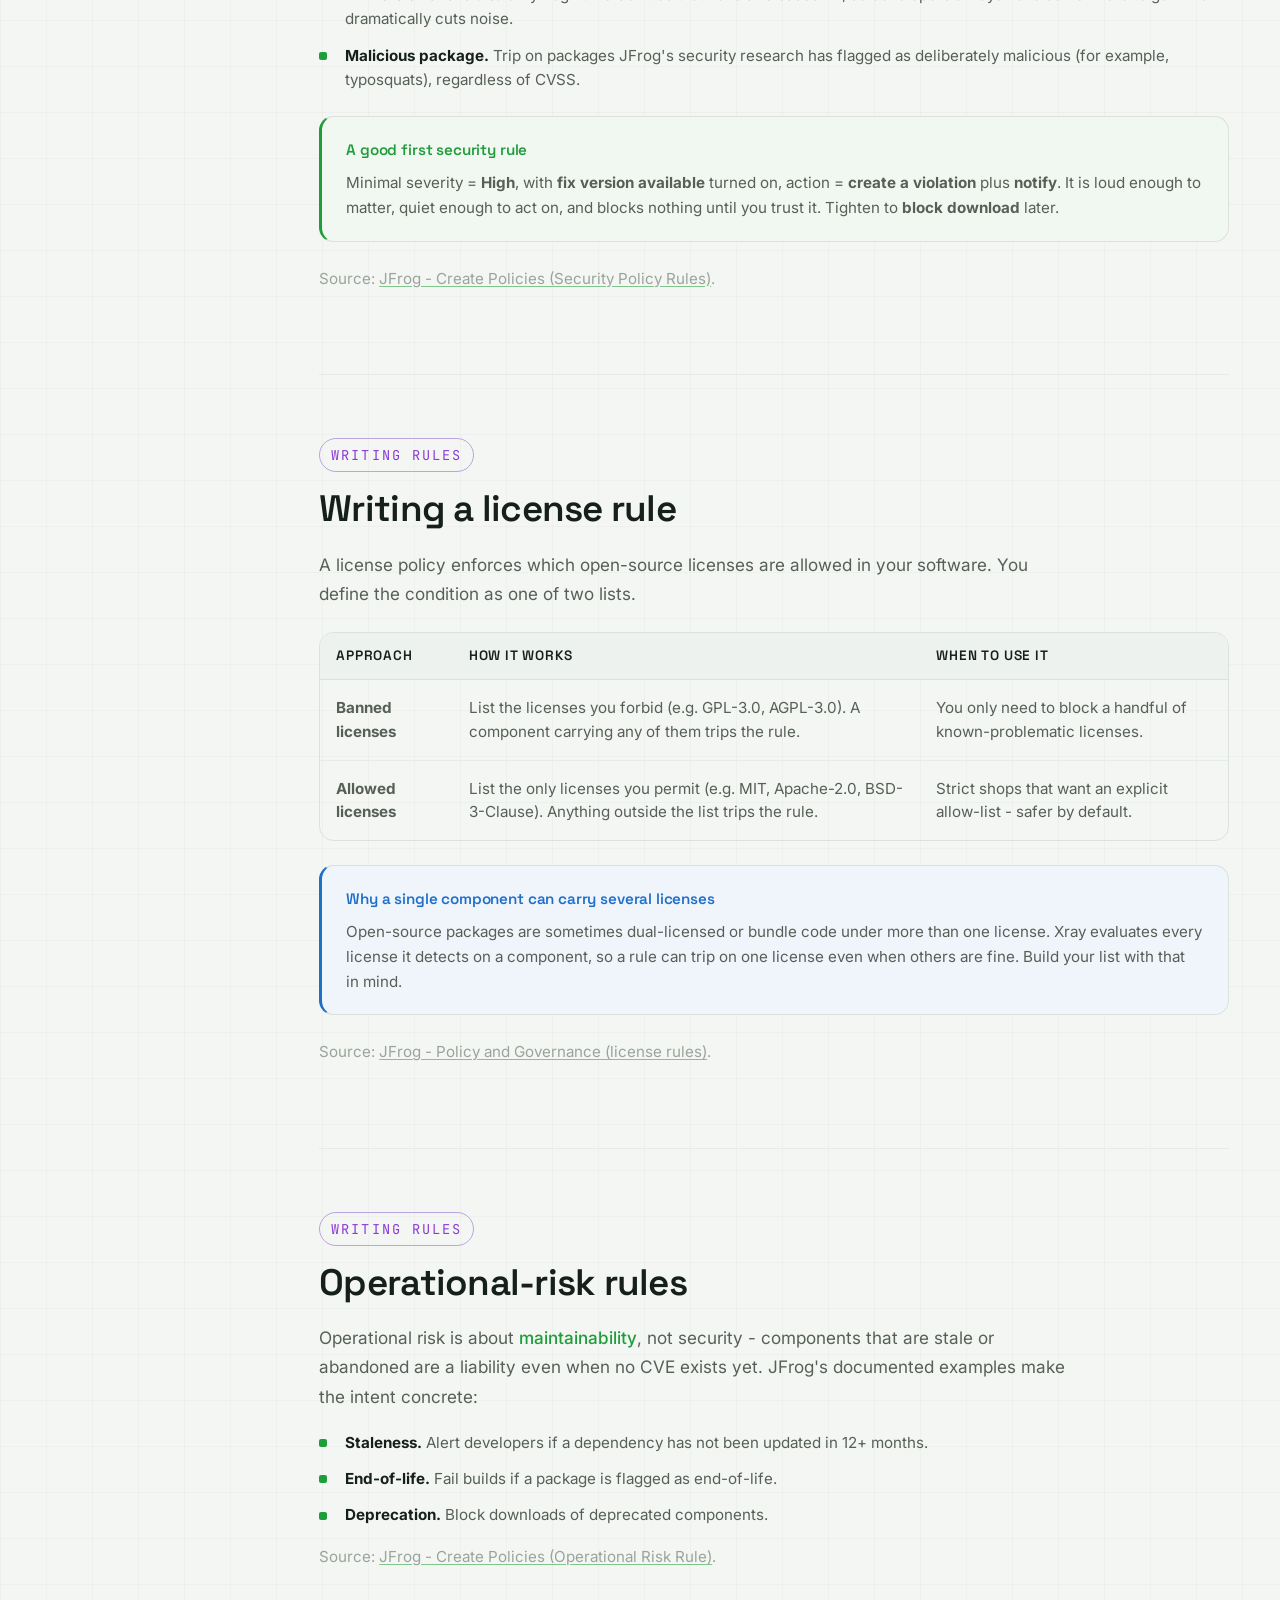
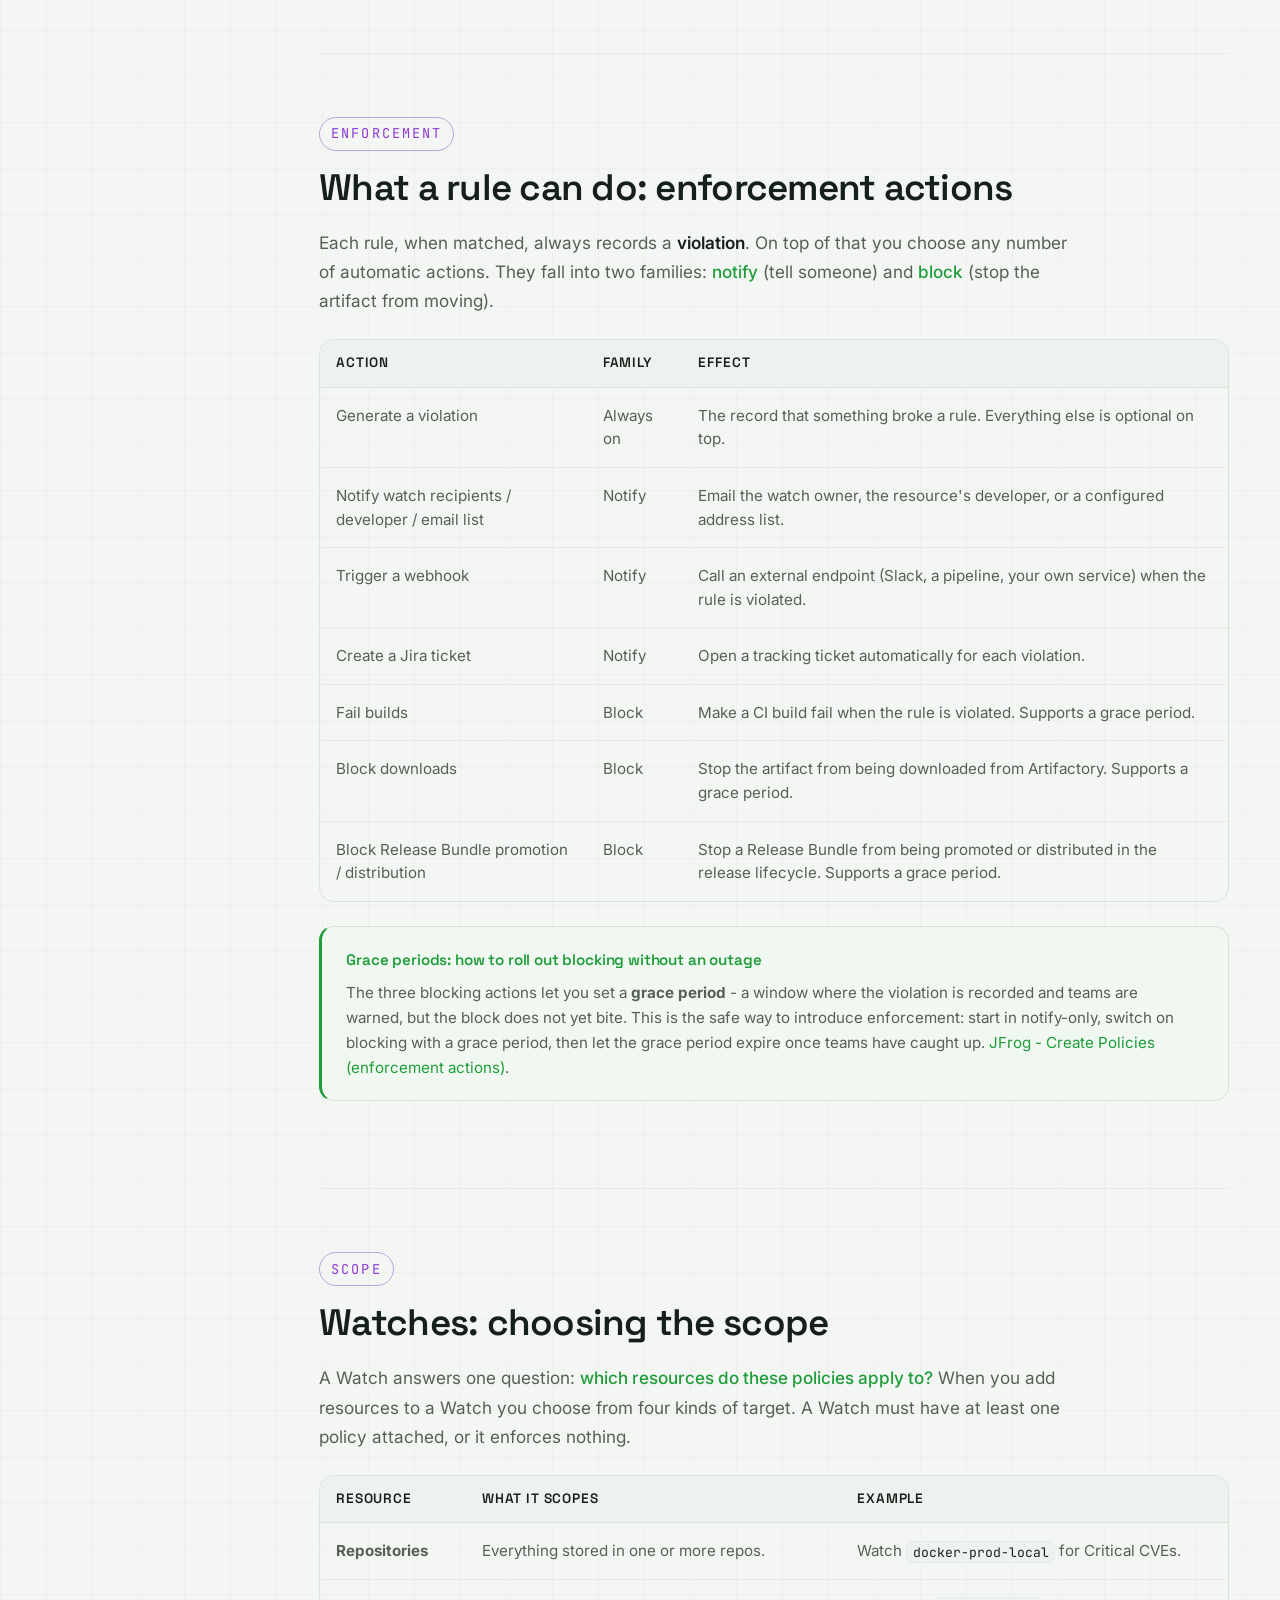
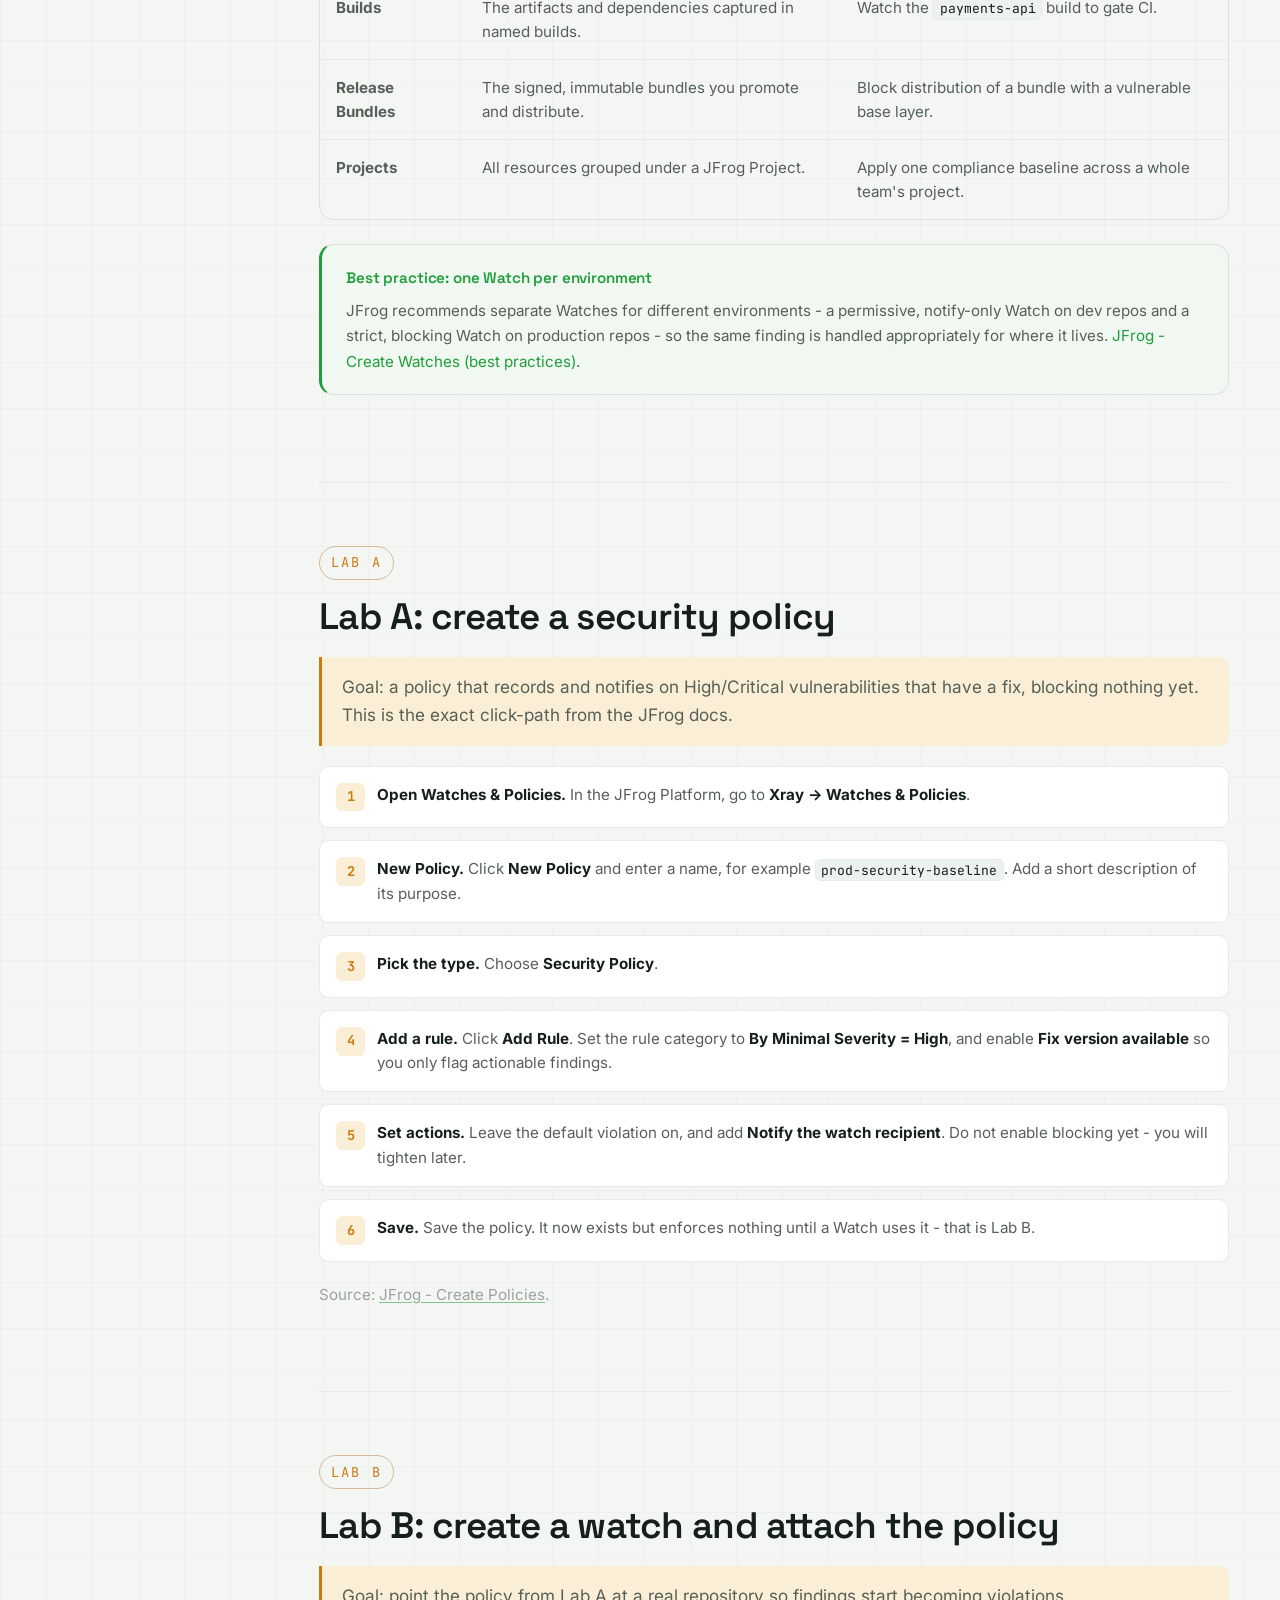
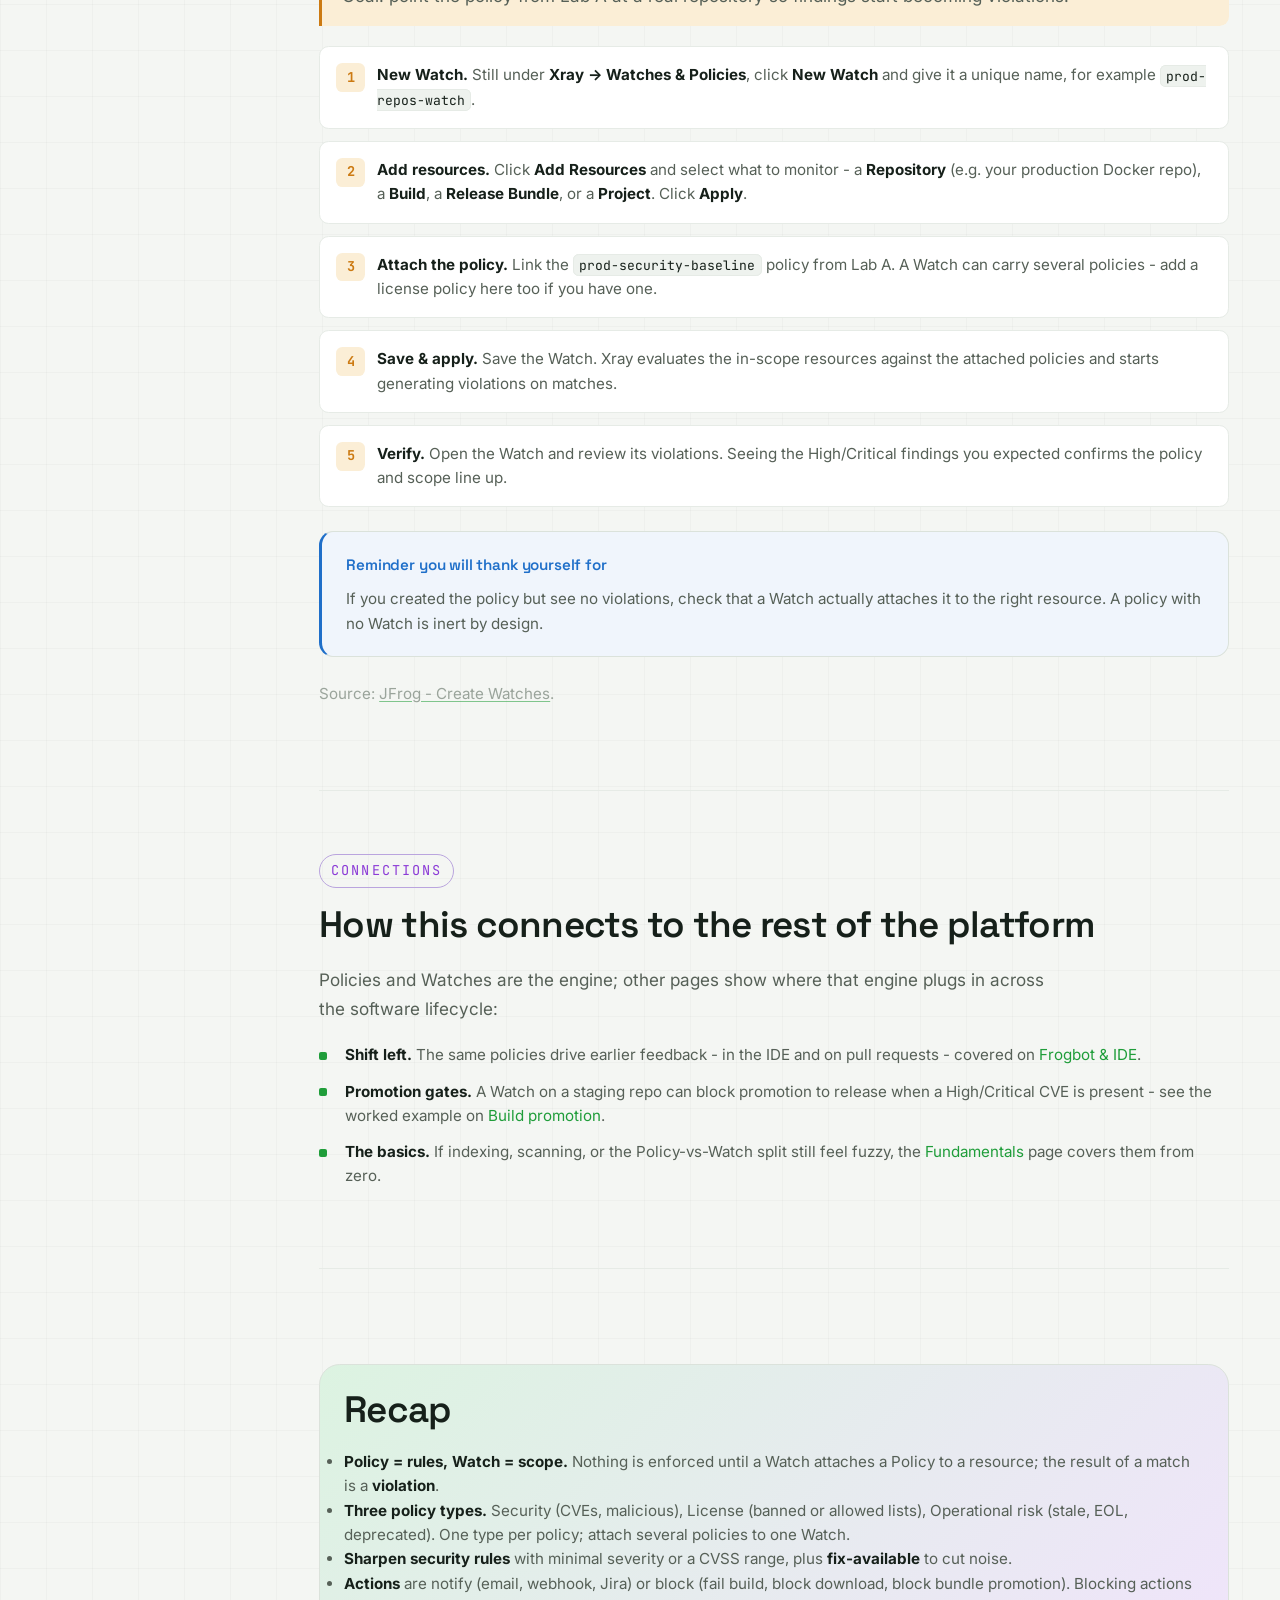
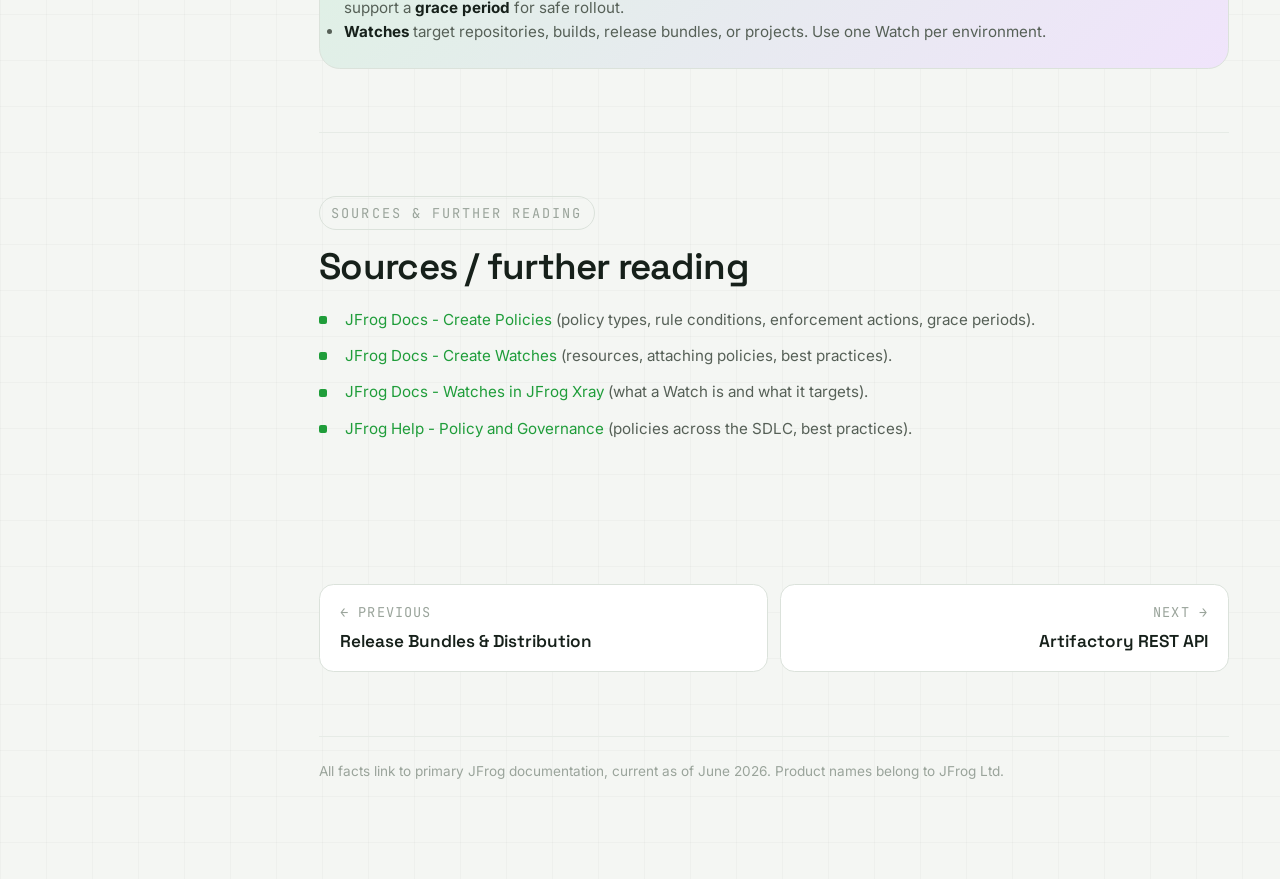
<file: pages/xray-policies-watches.html>
<!DOCTYPE html>
<html lang="en" data-theme="dark">
<head>
<meta charset="UTF-8" />
<meta name="viewport" content="width=device-width, initial-scale=1.0" />
<title>Xray Policies & Watches - JFrog Learn</title>
<meta name="description" content="Write Xray security, license, and operational-risk rules; pick enforcement actions with grace periods; create a watch and attach the policy. The hands-on layer above the Fundamentals overview." />
<link rel="preconnect" href="https://fonts.googleapis.com" />
<link rel="preconnect" href="https://fonts.gstatic.com" crossorigin />
<link href="https://fonts.googleapis.com/css2?family=Space+Grotesk:wght@400;500;600;700&family=Inter:wght@400;450;500;600&family=JetBrains+Mono:wght@400;500;600&display=swap" rel="stylesheet" />
<link rel="stylesheet" href="../assets/style.css" />
<link rel="icon" href="data:image/svg+xml,%3Csvg xmlns='http://www.w3.org/2000/svg' viewBox='0 0 32 32'%3E%3Crect width='32' height='32' rx='7' fill='%2340b14e'/%3E%3Cpath d='M9 21V11l7 4 7-4v10' fill='none' stroke='%230f1410' stroke-width='2.4' stroke-linejoin='round' stroke-linecap='round'/%3E%3C/svg%3E" />
<script>window.__BASE='../';</script>
</head>
<body>
<a class="skip-link" href="#main">Skip to content</a>
<aside class="sidebar" id="sidebar"></aside>

<div id="onThisPage" hidden>
  <p class="nav-group">On this page</p>
  <a href="#recap" class="nav-link">30-second recap</a>
  <a href="#model" class="nav-link">The enforcement model</a>
  <a href="#types" class="nav-link">The 3 policy types</a>
  <a href="#security-rules" class="nav-link">Writing security rules</a>
  <a href="#license-rules" class="nav-link">Writing license rules</a>
  <a href="#oprisk-rules" class="nav-link">Operational-risk rules</a>
  <a href="#actions" class="nav-link">Enforcement actions</a>
  <a href="#watches" class="nav-link">Watches: the scope</a>
  <a href="#lab-policy" class="nav-link">Lab A: build a policy</a>
  <a href="#lab-watch" class="nav-link">Lab B: build a watch</a>
  <a href="#connect" class="nav-link">How this connects</a>
  <a href="#recap-box" class="nav-link">Recap</a>
  <a href="#sources" class="nav-link">Sources</a>
</div>

<button class="menu-btn" id="menuBtn" aria-label="Open navigation"><svg width="22" height="22" viewBox="0 0 24 24" fill="none" stroke="currentColor" stroke-width="2"><path d="M3 6h18M3 12h18M3 18h18"/></svg></button>
<div class="scrim" id="scrim"></div>

<main id="main">
  <button class="theme-toggle" data-theme-toggle aria-label="Switch theme"></button>

  <header class="page-head">
    <nav class="breadcrumb"><a href="../index.html">Home</a><span class="sep">/</span><span>Xray Policies & Watches</span></nav>
    <div class="page-badges"><span class="lvl lvl-xray">Xray</span><span class="lvl">Security</span><span class="lvl lvl-lab">Hands-on</span></div>
    <h1>Xray Policies &amp; Watches</h1>
    <p class="lede">Finding a vulnerability is only half the job - the other half is acting on it automatically. This page is the hands-on layer: how to write the rules inside a Policy, choose what happens when a rule is broken, then create a Watch and point it at your repositories. If the words Policy and Watch are new, read the short Policies &amp; Watches primer on Fundamentals first; here we go deeper and actually build them.</p>
  </header>


  <section id="recap" class="section">
    <span class="kicker kicker-x">Recap</span>
    <h2>30-second recap (the two objects)</h2>
    <p class="prose">Xray's enforcement rests on two linked objects. The <a href="fundamentals.html#policies">Fundamentals page</a> explains the concept in full; here is the one-line version so this page stands on its own. A <strong>Policy</strong> is the <em>law</em>: a set of rules that say what counts as a problem and what to do about it. A <strong>Watch</strong> is the <em>jurisdiction and the police</em>: it says <em>where</em> the law applies and switches enforcement on. A finding only becomes a <strong>violation</strong> when a Watch points a Policy at the place the finding lives. <a href="https://jfrog.com/help/r/jfrog-security-documentation/creating-xray-policies-and-rules" target="_blank" rel="noopener">JFrog - Policy and Governance</a>.</p>
    <div class="callout callout-q">
      <p class="callout-title">One term before we start: violation</p>
      <p>A <b>violation</b> is the record Xray creates when an artifact actually breaks a rule that a Watch has switched on. No Watch, no violation - even if the vulnerability is real and indexed. That is the single most common point of confusion, so keep it in mind as you read.</p>
    </div>
  </section>

  <section id="model" class="section">
    <span class="kicker kicker-x">Mental model</span>
    <h2>The enforcement model, end to end</h2>
    <p class="prose">Every piece below has exactly one job. Read the chain left to right: Xray indexes an artifact, a Watch decides it is in scope, the Watch's Policy checks its rules, and if a rule's conditions are met a violation is created and its actions fire.</p>
    <figure class="flow" aria-label="Xray enforcement pipeline from indexed artifact to action">
      <div class="flow-row">
        <div class="flow-step flow-x"><span class="flow-step-n">1</span><b>Indexed artifact</b><small>component graph, scanned</small></div>
        <span class="flow-conn">&rarr;</span>
        <div class="flow-step flow-x"><span class="flow-step-n">2</span><b>Watch</b><small>is it in scope?</small></div>
        <span class="flow-conn">&rarr;</span>
        <div class="flow-step flow-x"><span class="flow-step-n">3</span><b>Policy + rules</b><small>conditions met?</small></div>
      </div>
      <div class="flow-row flow-row-down"><span class="flow-down">if a rule matches</span></div>
      <div class="flow-row">
        <div class="flow-step"><span class="flow-step-n">4</span><b>Violation</b><small>the record</small></div>
        <span class="flow-conn">&rarr;</span>
        <div class="flow-step flow-lab"><span class="flow-step-n">5</span><b>Actions</b><small>notify / fail / block</small></div>
      </div>
      <figcaption>The Policy holds the rules; the Watch supplies the scope. You build them in either order, but nothing is enforced until a Watch ties a Policy to a resource. <a href="https://docs.jfrog.com/security/docs/watches-in-jfrog-xray" target="_blank" rel="noopener">JFrog - Watches in Xray</a>.</figcaption>
    </figure>
  </section>

  <section id="types" class="section">
    <span class="kicker kicker-x">Policy types</span>
    <h2>The three policy types</h2>
    <p class="prose">When you create a Policy you pick exactly one type. The type decides which rule conditions you can configure. You cannot mix a license rule into a security policy - you would create one policy of each type and attach both to the same Watch.</p>
    <div class="table-wrap">
      <table class="datatable">
        <thead><tr><th>Type</th><th>What it catches</th><th>Typical rule</th></tr></thead>
        <tbody>
          <tr><td><b>Security</b></td><td>Known vulnerabilities (CVEs) and malicious packages in your components.</td><td>Block anything with a High or Critical CVE that has a fix available.</td></tr>
          <tr><td><b>License Compliance</b></td><td>Open-source licenses your organization bans or must track.</td><td>Fail the build if a component uses GPL-3.0.</td></tr>
          <tr><td><b>Operational Risk</b></td><td>Components that are outdated, deprecated, end-of-life, or poorly maintained.</td><td>Alert if a dependency has not been updated in 12+ months.</td></tr>
        </tbody>
      </table>
    </div>
    <p class="prose muted">Source: <a href="https://docs.jfrog.com/security/docs/create-policies" target="_blank" rel="noopener">JFrog - Create Policies</a>.</p>
  </section>

  <section id="security-rules" class="section">
    <span class="kicker kicker-x">Writing rules</span>
    <h2>Writing a security rule</h2>
    <p class="prose">A <strong>rule</strong> is a condition plus the actions to take when it matches. A security policy gives you two ways to define the condition - by how severe the vulnerability is, or by its exact CVSS score. <b>CVSS</b> (Common Vulnerability Scoring System) is the industry-standard 0-10 number that rates how dangerous a flaw is; higher is worse.</p>
    <div class="split">
      <div class="split-item" data-accent="xray">
        <h3 class="subhead">By minimal severity</h3>
        <p>Pick the lowest severity that should trip the rule. Everything at that level or higher matches.</p>
        <p class="sev-row">
          <span class="sev sev-crit">Critical</span>
          <span class="sev sev-high">High</span>
          <span class="sev sev-med">Medium</span>
          <span class="sev sev-low">Low</span>
          <span class="sev sev-unknown">All</span>
        </p>
        <p class="muted">Example: minimal severity = High catches both High and Critical, ignores Medium and below.</p>
      </div>
      <div class="split-item" data-accent="xray">
        <h3 class="subhead">By CVSS range</h3>
        <p>Set a numeric band, for example CVSS 7.0 to 10.0, when you want finer control than the named buckets give you.</p>
        <p class="muted">Useful when your org's risk threshold sits between two severity labels.</p>
      </div>
    </div>
    <p class="prose">Two extra conditions sharpen a security rule so you alert on what is actually actionable:</p>
    <ul class="feature-list">
      <li><b>Fix version available.</b> Only flag vulnerabilities that have a released fix, so developers always have somewhere to go. This dramatically cuts noise.</li>
      <li><b>Malicious package.</b> Trip on packages JFrog's security research has flagged as deliberately malicious (for example, typosquats), regardless of CVSS.</li>
    </ul>
    <div class="callout callout-tip">
      <p class="callout-title">A good first security rule</p>
      <p>Minimal severity = <b>High</b>, with <b>fix version available</b> turned on, action = <b>create a violation</b> plus <b>notify</b>. It is loud enough to matter, quiet enough to act on, and blocks nothing until you trust it. Tighten to <b>block download</b> later.</p>
    </div>
    <p class="prose muted">Source: <a href="https://docs.jfrog.com/security/docs/create-policies" target="_blank" rel="noopener">JFrog - Create Policies (Security Policy Rules)</a>.</p>
  </section>

  <section id="license-rules" class="section">
    <span class="kicker kicker-x">Writing rules</span>
    <h2>Writing a license rule</h2>
    <p class="prose">A license policy enforces which open-source licenses are allowed in your software. You define the condition as one of two lists.</p>
    <div class="table-wrap">
      <table class="datatable">
        <thead><tr><th>Approach</th><th>How it works</th><th>When to use it</th></tr></thead>
        <tbody>
          <tr><td><b>Banned licenses</b></td><td>List the licenses you forbid (e.g. GPL-3.0, AGPL-3.0). A component carrying any of them trips the rule.</td><td>You only need to block a handful of known-problematic licenses.</td></tr>
          <tr><td><b>Allowed licenses</b></td><td>List the only licenses you permit (e.g. MIT, Apache-2.0, BSD-3-Clause). Anything outside the list trips the rule.</td><td>Strict shops that want an explicit allow-list - safer by default.</td></tr>
        </tbody>
      </table>
    </div>
    <div class="callout callout-q">
      <p class="callout-title">Why a single component can carry several licenses</p>
      <p>Open-source packages are sometimes dual-licensed or bundle code under more than one license. Xray evaluates every license it detects on a component, so a rule can trip on one license even when others are fine. Build your list with that in mind.</p>
    </div>
    <p class="prose muted">Source: <a href="https://jfrog.com/help/r/jfrog-security-documentation/creating-xray-policies-and-rules" target="_blank" rel="noopener">JFrog - Policy and Governance (license rules)</a>.</p>
  </section>

  <section id="oprisk-rules" class="section">
    <span class="kicker kicker-x">Writing rules</span>
    <h2>Operational-risk rules</h2>
    <p class="prose">Operational risk is about <em>maintainability</em>, not security - components that are stale or abandoned are a liability even when no CVE exists yet. JFrog's documented examples make the intent concrete:</p>
    <ul class="feature-list">
      <li><b>Staleness.</b> Alert developers if a dependency has not been updated in 12+ months.</li>
      <li><b>End-of-life.</b> Fail builds if a package is flagged as end-of-life.</li>
      <li><b>Deprecation.</b> Block downloads of deprecated components.</li>
    </ul>
    <p class="prose muted">Source: <a href="https://docs.jfrog.com/security/docs/create-policies" target="_blank" rel="noopener">JFrog - Create Policies (Operational Risk Rule)</a>.</p>
  </section>

  <section id="actions" class="section">
    <span class="kicker kicker-x">Enforcement</span>
    <h2>What a rule can do: enforcement actions</h2>
    <p class="prose">Each rule, when matched, always records a <strong>violation</strong>. On top of that you choose any number of automatic actions. They fall into two families: <em>notify</em> (tell someone) and <em>block</em> (stop the artifact from moving).</p>
    <div class="table-wrap">
      <table class="datatable">
        <thead><tr><th>Action</th><th>Family</th><th>Effect</th></tr></thead>
        <tbody>
          <tr><td>Generate a violation</td><td>Always on</td><td>The record that something broke a rule. Everything else is optional on top.</td></tr>
          <tr><td>Notify watch recipients / developer / email list</td><td>Notify</td><td>Email the watch owner, the resource's developer, or a configured address list.</td></tr>
          <tr><td>Trigger a webhook</td><td>Notify</td><td>Call an external endpoint (Slack, a pipeline, your own service) when the rule is violated.</td></tr>
          <tr><td>Create a Jira ticket</td><td>Notify</td><td>Open a tracking ticket automatically for each violation.</td></tr>
          <tr><td>Fail builds</td><td>Block</td><td>Make a CI build fail when the rule is violated. Supports a grace period.</td></tr>
          <tr><td>Block downloads</td><td>Block</td><td>Stop the artifact from being downloaded from Artifactory. Supports a grace period.</td></tr>
          <tr><td>Block Release Bundle promotion / distribution</td><td>Block</td><td>Stop a Release Bundle from being promoted or distributed in the release lifecycle. Supports a grace period.</td></tr>
        </tbody>
      </table>
    </div>
    <div class="callout callout-tip">
      <p class="callout-title">Grace periods: how to roll out blocking without an outage</p>
      <p>The three blocking actions let you set a <b>grace period</b> - a window where the violation is recorded and teams are warned, but the block does not yet bite. This is the safe way to introduce enforcement: start in notify-only, switch on blocking with a grace period, then let the grace period expire once teams have caught up. <a href="https://docs.jfrog.com/security/docs/create-policies" target="_blank" rel="noopener">JFrog - Create Policies (enforcement actions)</a>.</p>
    </div>
  </section>

  <section id="watches" class="section">
    <span class="kicker kicker-x">Scope</span>
    <h2>Watches: choosing the scope</h2>
    <p class="prose">A Watch answers one question: <em>which resources do these policies apply to?</em> When you add resources to a Watch you choose from four kinds of target. A Watch must have at least one policy attached, or it enforces nothing.</p>
    <div class="table-wrap">
      <table class="datatable">
        <thead><tr><th>Resource</th><th>What it scopes</th><th>Example</th></tr></thead>
        <tbody>
          <tr><td><b>Repositories</b></td><td>Everything stored in one or more repos.</td><td>Watch <code>docker-prod-local</code> for Critical CVEs.</td></tr>
          <tr><td><b>Builds</b></td><td>The artifacts and dependencies captured in named builds.</td><td>Watch the <code>payments-api</code> build to gate CI.</td></tr>
          <tr><td><b>Release Bundles</b></td><td>The signed, immutable bundles you promote and distribute.</td><td>Block distribution of a bundle with a vulnerable base layer.</td></tr>
          <tr><td><b>Projects</b></td><td>All resources grouped under a JFrog Project.</td><td>Apply one compliance baseline across a whole team's project.</td></tr>
        </tbody>
      </table>
    </div>
    <div class="callout callout-tip">
      <p class="callout-title">Best practice: one Watch per environment</p>
      <p>JFrog recommends separate Watches for different environments - a permissive, notify-only Watch on dev repos and a strict, blocking Watch on production repos - so the same finding is handled appropriately for where it lives. <a href="https://docs.jfrog.com/security/docs/create-watches" target="_blank" rel="noopener">JFrog - Create Watches (best practices)</a>.</p>
    </div>
  </section>

  <section id="lab-policy" class="section">
    <span class="kicker kicker-lab">Lab A</span>
    <h2>Lab A: create a security policy</h2>
    <div class="panel-intro">
      <p>Goal: a policy that records and notifies on High/Critical vulnerabilities that have a fix, blocking nothing yet. This is the exact click-path from the JFrog docs.</p>
    </div>
    <ol class="lab-steps">
      <li><span class="ls-n">1</span><div><b>Open Watches &amp; Policies.</b> In the JFrog Platform, go to <b>Xray &rarr; Watches &amp; Policies</b>.</div></li>
      <li><span class="ls-n">2</span><div><b>New Policy.</b> Click <b>New Policy</b> and enter a name, for example <code>prod-security-baseline</code>. Add a short description of its purpose.</div></li>
      <li><span class="ls-n">3</span><div><b>Pick the type.</b> Choose <b>Security Policy</b>.</div></li>
      <li><span class="ls-n">4</span><div><b>Add a rule.</b> Click <b>Add Rule</b>. Set the rule category to <b>By Minimal Severity = High</b>, and enable <b>Fix version available</b> so you only flag actionable findings.</div></li>
      <li><span class="ls-n">5</span><div><b>Set actions.</b> Leave the default violation on, and add <b>Notify the watch recipient</b>. Do not enable blocking yet - you will tighten later.</div></li>
      <li><span class="ls-n">6</span><div><b>Save.</b> Save the policy. It now exists but enforces nothing until a Watch uses it - that is Lab B.</div></li>
    </ol>
    <p class="prose muted">Source: <a href="https://docs.jfrog.com/security/docs/create-policies" target="_blank" rel="noopener">JFrog - Create Policies</a>.</p>
  </section>

  <section id="lab-watch" class="section">
    <span class="kicker kicker-lab">Lab B</span>
    <h2>Lab B: create a watch and attach the policy</h2>
    <div class="panel-intro">
      <p>Goal: point the policy from Lab A at a real repository so findings start becoming violations.</p>
    </div>
    <ol class="lab-steps">
      <li><span class="ls-n">1</span><div><b>New Watch.</b> Still under <b>Xray &rarr; Watches &amp; Policies</b>, click <b>New Watch</b> and give it a unique name, for example <code>prod-repos-watch</code>.</div></li>
      <li><span class="ls-n">2</span><div><b>Add resources.</b> Click <b>Add Resources</b> and select what to monitor - a <b>Repository</b> (e.g. your production Docker repo), a <b>Build</b>, a <b>Release Bundle</b>, or a <b>Project</b>. Click <b>Apply</b>.</div></li>
      <li><span class="ls-n">3</span><div><b>Attach the policy.</b> Link the <code>prod-security-baseline</code> policy from Lab A. A Watch can carry several policies - add a license policy here too if you have one.</div></li>
      <li><span class="ls-n">4</span><div><b>Save &amp; apply.</b> Save the Watch. Xray evaluates the in-scope resources against the attached policies and starts generating violations on matches.</div></li>
      <li><span class="ls-n">5</span><div><b>Verify.</b> Open the Watch and review its violations. Seeing the High/Critical findings you expected confirms the policy and scope line up.</div></li>
    </ol>
    <div class="callout callout-q">
      <p class="callout-title">Reminder you will thank yourself for</p>
      <p>If you created the policy but see no violations, check that a Watch actually attaches it to the right resource. A policy with no Watch is inert by design.</p>
    </div>
    <p class="prose muted">Source: <a href="https://docs.jfrog.com/security/docs/create-watches" target="_blank" rel="noopener">JFrog - Create Watches</a>.</p>
  </section>

  <section id="connect" class="section">
    <span class="kicker kicker-x">Connections</span>
    <h2>How this connects to the rest of the platform</h2>
    <p class="prose">Policies and Watches are the engine; other pages show where that engine plugs in across the software lifecycle:</p>
    <ul class="feature-list">
      <li><b>Shift left.</b> The same policies drive earlier feedback - in the IDE and on pull requests - covered on <a href="frogbot.html">Frogbot &amp; IDE</a>.</li>
      <li><b>Promotion gates.</b> A Watch on a staging repo can block promotion to release when a High/Critical CVE is present - see the worked example on <a href="build-promotion.html#pattern">Build promotion</a>.</li>
      <li><b>The basics.</b> If indexing, scanning, or the Policy-vs-Watch split still feel fuzzy, the <a href="fundamentals.html#xray">Fundamentals</a> page covers them from zero.</li>
    </ul>
  </section>

  <section id="recap-box" class="section">
    <div class="recap">
      <h2>Recap</h2>
      <ul>
        <li><b>Policy = rules, Watch = scope.</b> Nothing is enforced until a Watch attaches a Policy to a resource; the result of a match is a <b>violation</b>.</li>
        <li><b>Three policy types.</b> Security (CVEs, malicious), License (banned or allowed lists), Operational risk (stale, EOL, deprecated). One type per policy; attach several policies to one Watch.</li>
        <li><b>Sharpen security rules</b> with minimal severity or a CVSS range, plus <b>fix-available</b> to cut noise.</li>
        <li><b>Actions</b> are notify (email, webhook, Jira) or block (fail build, block download, block bundle promotion). Blocking actions support a <b>grace period</b> for safe rollout.</li>
        <li><b>Watches</b> target repositories, builds, release bundles, or projects. Use one Watch per environment.</li>
      </ul>
    </div>
  </section>

  <section id="sources" class="section">
    <span class="kicker">Sources &amp; further reading</span>
    <h2>Sources / further reading</h2>
    <ul class="feature-list">
      <li><a href="https://docs.jfrog.com/security/docs/create-policies" target="_blank" rel="noopener">JFrog Docs - Create Policies</a> (policy types, rule conditions, enforcement actions, grace periods).</li>
      <li><a href="https://docs.jfrog.com/security/docs/create-watches" target="_blank" rel="noopener">JFrog Docs - Create Watches</a> (resources, attaching policies, best practices).</li>
      <li><a href="https://docs.jfrog.com/security/docs/watches-in-jfrog-xray" target="_blank" rel="noopener">JFrog Docs - Watches in JFrog Xray</a> (what a Watch is and what it targets).</li>
      <li><a href="https://jfrog.com/help/r/jfrog-security-documentation/creating-xray-policies-and-rules" target="_blank" rel="noopener">JFrog Help - Policy and Governance</a> (policies across the SDLC, best practices).</li>
    </ul>
  </section>


  <nav class="page-nav" aria-label="Page navigation">
    <a href="release-bundles.html"><span class="pn-dir">← Previous</span><span class="pn-title">Release Bundles & Distribution</span></a>
    <a class="pn-next" href="rest-api.html"><span class="pn-dir">Next →</span><span class="pn-title">Artifactory REST API</span></a>
  </nav>

  <footer class="footer">
    <p>All facts link to primary JFrog documentation, current as of June 2026. Product names belong to JFrog Ltd.</p>
  </footer>
</main>

<div class="search-overlay" id="searchOverlay" role="dialog" aria-modal="true" aria-label="Search">
  <div class="search-box">
    <div class="search-input-row">
      <svg width="18" height="18" viewBox="0 0 24 24" fill="none" stroke="currentColor" stroke-width="2"><circle cx="11" cy="11" r="7"/><path d="M21 21l-4.3-4.3"/></svg>
      <input id="searchInput" type="text" placeholder="Search concepts, commands, CLI…" autocomplete="off" spellcheck="false" />
      <span class="search-esc">esc</span>
    </div>
    <div class="search-results" id="searchResults"></div>
    <div class="search-foot">
      <span><kbd>&uarr;</kbd><kbd>&darr;</kbd> navigate</span><span><kbd>&crarr;</kbd> all results</span><span><kbd>&#8984;</kbd><kbd>&crarr;</kbd> open section</span>
    </div>
  </div>
</div>

<script src="../assets/app.js"></script>
</body>
</html>
</file>
<file: assets/style.css>
/* ============ TOKENS ============ */
:root {
  --text-xs: clamp(0.75rem, 0.7rem + 0.25vw, 0.85rem);
  --text-sm: clamp(0.875rem, 0.8rem + 0.3vw, 0.95rem);
  --text-base: clamp(1rem, 0.96rem + 0.2vw, 1.075rem);
  --text-lg: clamp(1.15rem, 1.02rem + 0.6vw, 1.4rem);
  --text-xl: clamp(1.5rem, 1.2rem + 1.4vw, 2.3rem);
  --text-2xl: clamp(2.1rem, 1.4rem + 3vw, 3.6rem);

  --space-1:.25rem; --space-2:.5rem; --space-3:.75rem; --space-4:1rem;
  --space-5:1.25rem; --space-6:1.5rem; --space-8:2rem; --space-10:2.5rem;
  --space-12:3rem; --space-16:4rem; --space-20:5rem; --space-24:6rem;

  --radius-sm:.4rem; --radius-md:.6rem; --radius-lg:.9rem; --radius-xl:1.3rem; --radius-full:9999px;
  --transition:200ms cubic-bezier(.16,1,.3,1);
  --font-display:'Space Grotesk',system-ui,sans-serif;
  --font-body:'Inter',system-ui,sans-serif;
  --font-mono:'JetBrains Mono',ui-monospace,monospace;
  --sidebar-w:268px;
  --maxw:920px;
}

/* DARK (default) */
:root,[data-theme="dark"]{
  --bg:#0d100e;
  --surface:#14181500;
  --surface-1:#16191600;
  --panel:#171c18;
  --panel-2:#1d231e;
  --border:#2a3129;
  --border-soft:#222823;
  --text:#dfe6df;
  --text-muted:#93a094;
  --text-faint:#5f6b60;
  --primary:#43c75a;        /* JFrog green - Artifactory */
  --primary-soft:#1e2d20;
  --primary-dim:#2c8c3c;
  --xray:#b66bff;           /* Xray violet */
  --xray-soft:#2a1d3b;
  --lab:#ffb24d;            /* labs amber */
  --lab-soft:#33260f;
  --crit:#ff5a6e; --high:#ff8a3d; --med:#ffc24d; --low:#5fb0ff; --unk:#8b96a0;
  --shadow:0 18px 48px rgba(0,0,0,.45);
  --shadow-sm:0 4px 14px rgba(0,0,0,.3);
  --grid-line:rgba(255,255,255,.03);
}
[data-theme="light"]{
  --bg:#f4f6f3;
  --panel:#ffffff;
  --panel-2:#eef2ee;
  --border:#dbe2db;
  --border-soft:#e6ebe6;
  --text:#16201a;
  --text-muted:#566057;
  --text-faint:#9aa49b;
  --primary:#1f9d3a;
  --primary-soft:#dcf3e1;
  --primary-dim:#178a31;
  --xray:#8b3bd6;
  --xray-soft:#f0e4fb;
  --lab:#cc7a12;
  --lab-soft:#fbeed6;
  --crit:#d62a45; --high:#c9591a; --med:#a87900; --low:#1f6fc9; --unk:#6a7480;
  --shadow:0 18px 44px rgba(20,40,25,.1);
  --shadow-sm:0 4px 14px rgba(20,40,25,.07);
  --grid-line:rgba(0,0,0,.025);
}

/* ============ BASE ============ */
*,*::before,*::after{box-sizing:border-box;margin:0;padding:0}
html{-webkit-font-smoothing:antialiased;text-rendering:optimizeLegibility;scroll-behavior:smooth;scroll-padding-top:var(--space-8)}
body{
  min-height:100dvh;line-height:1.65;font-family:var(--font-body);
  font-size:var(--text-base);color:var(--text);background:var(--bg);
  background-image:linear-gradient(var(--grid-line) 1px,transparent 1px),linear-gradient(90deg,var(--grid-line) 1px,transparent 1px);
  background-size:46px 46px;
}
img,svg{display:block;max-width:100%}
h1,h2,h3,h4{font-family:var(--font-display);text-wrap:balance;line-height:1.12;letter-spacing:-.02em}
p{text-wrap:pretty}
a{color:var(--primary);text-decoration:none;transition:color var(--transition)}
.prose a,.lede a,.muted a,figcaption a,dd a,.lab-steps a,.panel-intro a{
  color:inherit;text-decoration:underline;text-decoration-color:color-mix(in oklab,var(--primary) 55%,transparent);
  text-underline-offset:2px;transition:text-decoration-color var(--transition),color var(--transition)
}
.prose a:hover,.lede a:hover,figcaption a:hover,dd a:hover,.lab-steps a:hover,.panel-intro a:hover{color:var(--primary);text-decoration-color:var(--primary)}
code{font-family:var(--font-mono);font-size:.86em;background:var(--panel-2);border:1px solid var(--border-soft);padding:.12em .42em;border-radius:.35rem;color:var(--text)}
:focus-visible{outline:2px solid var(--primary);outline-offset:3px;border-radius:var(--radius-sm)}
button{cursor:pointer;background:none;border:none;color:inherit;font:inherit}
em{font-style:normal;color:var(--primary);font-weight:500}
.skip-link{position:absolute;left:-999px;top:0;background:var(--primary);color:#08120a;padding:.6rem 1rem;border-radius:0 0 var(--radius-md) 0;z-index:200;font-weight:600}
.skip-link:focus{left:0}
@media (prefers-reduced-motion:reduce){*{animation:none!important;transition-duration:.01ms!important;scroll-behavior:auto!important}}

/* ============ SIDEBAR ============ */
.sidebar{
  position:fixed;inset:0 auto 0 0;width:var(--sidebar-w);
  background:color-mix(in oklab,var(--panel) 92%,transparent);
  backdrop-filter:blur(12px);border-right:1px solid var(--border);
  padding:var(--space-6) var(--space-5);overflow-y:auto;z-index:90;
  display:flex;flex-direction:column;gap:var(--space-6)
}
.brand{display:flex;align-items:center;gap:.65rem}
.brand-mark{display:grid;place-items:center;filter:drop-shadow(0 4px 10px rgba(67,199,90,.25))}
.brand-text{font-family:var(--font-display);font-weight:700;font-size:1.2rem;letter-spacing:-.02em}
.brand-sub{color:var(--primary)}
.nav{display:flex;flex-direction:column;gap:.12rem}
.nav-group{font-size:var(--text-xs);text-transform:uppercase;letter-spacing:.13em;color:var(--text-faint);font-weight:600;margin:var(--space-4) 0 var(--space-2);padding-left:.7rem}
.nav-group:first-child{margin-top:0}
.nav-link{
  display:block;padding:.42rem .75rem;border-radius:var(--radius-sm);
  font-size:var(--text-sm);color:var(--text-muted);font-weight:450;
  border-left:2px solid transparent;transition:all var(--transition)
}
.nav-link:hover{color:var(--text);background:var(--panel-2)}
.nav-link.active{color:var(--primary);background:var(--primary-soft);border-left-color:var(--primary);font-weight:550}

.menu-btn{position:fixed;top:1rem;left:1rem;z-index:120;width:44px;height:44px;border-radius:var(--radius-md);background:var(--panel);border:1px solid var(--border);display:none;place-items:center;color:var(--text);box-shadow:var(--shadow-sm)}
.scrim{position:fixed;inset:0;background:rgba(0,0,0,.5);opacity:0;pointer-events:none;transition:opacity var(--transition);z-index:80}
.scrim.show{opacity:1;pointer-events:auto}

/* ============ MAIN ============ */
#main{margin-left:var(--sidebar-w);padding:0 clamp(1.2rem,4vw,4rem) var(--space-24);position:relative}
.theme-toggle{position:fixed;top:1.4rem;right:1.6rem;z-index:100;width:42px;height:42px;border-radius:var(--radius-full);background:var(--panel);border:1px solid var(--border);display:grid;place-items:center;color:var(--text-muted);box-shadow:var(--shadow-sm)}
.theme-toggle:hover{color:var(--primary);border-color:var(--primary)}

/* HERO */
.hero{max-width:var(--maxw);margin:0 auto;padding:clamp(4rem,12vh,8rem) 0 var(--space-16)}
.eyebrow{font-family:var(--font-mono);font-size:var(--text-xs);text-transform:uppercase;letter-spacing:.18em;color:var(--primary);margin-bottom:var(--space-5)}
.hero h1{font-size:var(--text-2xl);font-weight:700;margin-bottom:var(--space-6)}
.hl{color:var(--primary)}
.hl-x{color:var(--xray)}
.lede{font-size:var(--text-lg);color:var(--text-muted);max-width:60ch;margin-bottom:var(--space-8);line-height:1.55}
.hero-cta{display:flex;gap:var(--space-3);flex-wrap:wrap;margin-bottom:var(--space-8)}
.btn{display:inline-flex;align-items:center;gap:.5rem;padding:.8rem 1.5rem;border-radius:var(--radius-full);font-weight:600;font-size:var(--text-sm);transition:all var(--transition)}
.btn-primary{background:var(--primary);color:#08120a}
.btn-primary:hover{transform:translateY(-2px);box-shadow:0 10px 26px rgba(67,199,90,.32)}
.btn-ghost{border:1px solid var(--border);color:var(--text)}
.btn-ghost:hover{border-color:var(--primary);color:var(--primary)}
.hero-meta{display:flex;align-items:center;gap:var(--space-4);flex-wrap:wrap;font-size:var(--text-sm);color:var(--text-muted)}
.hero-meta b{color:var(--text);font-family:var(--font-display)}
.dot{width:4px;height:4px;border-radius:50%;background:var(--text-faint)}

/* SECTIONS */
.section{max-width:var(--maxw);margin:0 auto;padding-block:clamp(3rem,7vh,5rem);border-top:1px solid var(--border-soft)}
.kicker{display:inline-block;font-family:var(--font-mono);font-size:var(--text-xs);text-transform:uppercase;letter-spacing:.15em;color:var(--text-faint);padding:.3rem .7rem;border:1px solid var(--border);border-radius:var(--radius-full);margin-bottom:var(--space-4)}
.kicker-art{color:var(--primary);border-color:color-mix(in oklab,var(--primary) 40%,var(--border))}
.kicker-x{color:var(--xray);border-color:color-mix(in oklab,var(--xray) 40%,var(--border))}
.kicker-lab{color:var(--lab);border-color:color-mix(in oklab,var(--lab) 40%,var(--border))}
.section h2{font-size:var(--text-xl);margin-bottom:var(--space-5);font-weight:600}
.subhead{font-size:var(--text-lg);margin:var(--space-8) 0 var(--space-4);font-weight:600}
.prose{color:var(--text-muted);margin-bottom:var(--space-5);max-width:68ch;line-height:1.7}
.prose strong{color:var(--text);font-weight:600}
.muted{font-size:var(--text-sm);color:var(--text-faint)}

/* CALLOUTS */
.callout{border-radius:var(--radius-lg);padding:var(--space-5) var(--space-6);margin:var(--space-6) 0;border:1px solid var(--border);background:var(--panel)}
.callout-title{font-family:var(--font-display);font-weight:600;font-size:var(--text-sm);margin-bottom:var(--space-2);letter-spacing:-.01em}
.callout p:not(.callout-title){color:var(--text-muted);font-size:var(--text-sm);line-height:1.65}
.callout-q{border-left:3px solid var(--low);background:color-mix(in oklab,var(--low) 7%,var(--panel))}
.callout-q .callout-title{color:var(--low)}
.callout-tip{border-left:3px solid var(--primary);background:color-mix(in oklab,var(--primary) 7%,var(--panel))}
.callout-tip .callout-title{color:var(--primary)}

/* CARDS */
.cards{display:grid;grid-template-columns:repeat(auto-fit,minmax(250px,1fr));gap:var(--space-4);margin:var(--space-6) 0}
.card{background:var(--panel);border:1px solid var(--border);border-radius:var(--radius-lg);padding:var(--space-5);transition:all var(--transition);position:relative;overflow:hidden}
.card:hover{border-color:color-mix(in oklab,var(--primary) 40%,var(--border));transform:translateY(-3px);box-shadow:var(--shadow-sm)}
.card-num{font-family:var(--font-mono);font-size:var(--text-xs);color:var(--primary);font-weight:600;letter-spacing:.1em}
.card h3{font-size:1.02rem;margin:.4rem 0 .5rem;font-weight:600}
.card p{font-size:var(--text-sm);color:var(--text-muted);line-height:1.6}
.cards-x .card:hover{border-color:color-mix(in oklab,var(--xray) 40%,var(--border))}

/* SPLIT */
.split{display:grid;grid-template-columns:1fr 1fr;gap:var(--space-4);margin:var(--space-6) 0}
.split-item{background:var(--panel);border:1px solid var(--border);border-radius:var(--radius-lg);padding:var(--space-5)}
.split-item p{font-size:var(--text-sm);color:var(--text-muted)}
.split-item b{color:var(--text)}
.tag{display:inline-block;font-family:var(--font-display);font-weight:600;font-size:var(--text-sm);padding:.25rem .65rem;border-radius:var(--radius-sm);margin-bottom:var(--space-3)}
.tag-art{color:var(--primary);background:var(--primary-soft)}
.tag-xray{color:var(--xray);background:var(--xray-soft)}

/* GLOSSARY */
.glossary{display:grid;grid-template-columns:repeat(auto-fit,minmax(280px,1fr));gap:var(--space-3);margin-top:var(--space-5)}
.gloss{background:var(--panel);border:1px solid var(--border-soft);border-radius:var(--radius-md);padding:var(--space-4);transition:border-color var(--transition)}
.gloss:hover{border-color:var(--border)}
.gloss dt{font-family:var(--font-display);font-weight:600;color:var(--text);font-size:var(--text-sm);margin-bottom:.2rem}
.gloss dd{font-size:var(--text-sm);color:var(--text-muted);line-height:1.55}

/* ANALOGY */
.analogy{display:flex;gap:var(--space-4);align-items:flex-start;background:linear-gradient(135deg,var(--primary-soft),transparent);border:1px solid color-mix(in oklab,var(--primary) 25%,var(--border));border-radius:var(--radius-lg);padding:var(--space-5) var(--space-6);margin:var(--space-6) 0}
.analogy-x{background:linear-gradient(135deg,var(--xray-soft),transparent);border-color:color-mix(in oklab,var(--xray) 25%,var(--border))}
.analogy-icon{font-size:1.8rem;line-height:1;flex-shrink:0}
.analogy-title{font-family:var(--font-mono);font-size:var(--text-xs);text-transform:uppercase;letter-spacing:.14em;color:var(--text-faint);margin-bottom:.35rem}
.analogy p:not(.analogy-title){color:var(--text-muted);font-size:var(--text-sm)}
.analogy strong{color:var(--text)}

/* FEATURE LIST */
.feature-list{list-style:none;display:flex;flex-direction:column;gap:var(--space-3);margin:var(--space-4) 0}
.feature-list li{position:relative;padding-left:1.6rem;color:var(--text-muted);font-size:var(--text-sm);line-height:1.6}
.feature-list li::before{content:"";position:absolute;left:0;top:.55em;width:8px;height:8px;border-radius:2px;background:var(--primary)}
.feature-list b{color:var(--text)}

/* DIAGRAM - repos */
.diagram{background:var(--panel);border:1px solid var(--border);border-radius:var(--radius-xl);padding:var(--space-6);margin:var(--space-6) 0;box-shadow:var(--shadow-sm)}
.diagram-x{border-color:color-mix(in oklab,var(--xray) 22%,var(--border))}
.diag-grid{display:grid;grid-template-columns:1fr auto 1.3fr auto 1fr;align-items:center;gap:var(--space-3)}
.diag-label{font-family:var(--font-mono);font-size:var(--text-xs);text-transform:uppercase;letter-spacing:.1em;color:var(--text-faint);margin-bottom:var(--space-3);text-align:center}
.diag-label.center{text-align:center;margin-bottom:var(--space-4)}
.diag-col{display:flex;flex-direction:column;gap:var(--space-3)}
.diag-node{border-radius:var(--radius-md);padding:var(--space-3) var(--space-4);text-align:center;font-weight:600;font-size:var(--text-sm);border:1px solid var(--border);background:var(--panel-2)}
.diag-node small{display:block;font-weight:400;font-size:var(--text-xs);color:var(--text-faint);margin-top:.2rem;font-family:var(--font-body)}
.node-ext{border-color:var(--unk);color:var(--text)}
.node-remote{border-color:var(--med);color:var(--med)}
.node-local{border-color:var(--primary);color:var(--primary)}
.node-virtual{border-color:var(--low);color:var(--low)}
.node-dev{border-color:var(--xray);color:var(--xray)}
.diag-bracket{text-align:center;font-size:var(--text-xs);color:var(--text-faint);font-family:var(--font-mono)}
.diag-arrow{font-family:var(--font-mono);font-size:var(--text-xs);color:var(--primary);text-align:center;writing-mode:horizontal-tb}
figcaption{font-size:var(--text-sm);color:var(--text-muted);margin-top:var(--space-5);padding-top:var(--space-4);border-top:1px solid var(--border-soft);line-height:1.6}

/* ONION */
.onion{display:flex;justify-content:center;padding:var(--space-4) 0}
.onion-layer{border:1px solid;border-radius:var(--radius-md);padding:var(--space-4);width:100%;text-align:center;background:color-mix(in oklab,var(--xray) 4%,var(--panel))}
.onion-layer>span{display:block;font-size:var(--text-sm);font-weight:600;margin-bottom:var(--space-3);color:var(--text)}
.l1{border-color:color-mix(in oklab,var(--xray) 50%,var(--border))}
.l2{border-color:color-mix(in oklab,var(--xray) 42%,var(--border))}
.l3{border-color:color-mix(in oklab,var(--xray) 34%,var(--border))}
.l4{border-color:color-mix(in oklab,var(--xray) 26%,var(--border))}
.l5{border-color:var(--crit);background:color-mix(in oklab,var(--crit) 8%,var(--panel))}
.l5 span{margin-bottom:0}
.cve-found{color:var(--crit)!important;font-family:var(--font-mono);font-size:var(--text-xs)!important}

/* FLOW */
.flow{background:var(--panel);border:1px solid var(--border);border-radius:var(--radius-xl);padding:var(--space-6);margin:var(--space-6) 0}
.flow-row{display:flex;align-items:stretch;justify-content:center;gap:var(--space-2);flex-wrap:wrap}
.flow-row-down{margin:var(--space-3) 0}
.flow-down{font-family:var(--font-mono);font-size:var(--text-xs);color:var(--primary)}
.flow-step{flex:1;min-width:130px;background:var(--panel-2);border:1px solid var(--border);border-radius:var(--radius-md);padding:var(--space-4) var(--space-3);text-align:center;position:relative}
.flow-step b{display:block;font-size:var(--text-sm);margin-bottom:.2rem}
.flow-step small{font-size:var(--text-xs);color:var(--text-faint)}
.flow-step-n{position:absolute;top:-10px;left:50%;transform:translateX(-50%);width:22px;height:22px;border-radius:50%;background:var(--primary);color:#08120a;font-family:var(--font-mono);font-size:.7rem;font-weight:700;display:grid;place-items:center}
.flow-art{border-color:var(--primary)}
.flow-xray{border-color:var(--xray)}
.flow-xray .flow-step-n{background:var(--xray);color:#fff}
.flow-conn{display:grid;place-items:center;color:var(--text-faint);font-size:1.2rem;padding:0 .2rem}

/* CHIPS */
.chips{display:flex;flex-wrap:wrap;gap:var(--space-2);margin:var(--space-5) 0}
.chip{font-size:var(--text-xs);font-family:var(--font-mono);padding:.4rem .8rem;border-radius:var(--radius-full);background:var(--panel);border:1px solid var(--border);color:var(--text-muted);transition:all var(--transition)}
.chip:hover{border-color:var(--primary);color:var(--primary)}

/* TABLES */
.table-wrap{overflow-x:auto;margin:var(--space-6) 0;border:1px solid var(--border);border-radius:var(--radius-lg)}
.datatable{width:100%;border-collapse:collapse;font-size:var(--text-sm);min-width:540px}
.datatable thead th{text-align:left;font-family:var(--font-display);font-weight:600;color:var(--text);background:var(--panel-2);padding:var(--space-3) var(--space-4);border-bottom:1px solid var(--border);font-size:var(--text-xs);text-transform:uppercase;letter-spacing:.06em}
.datatable td{padding:var(--space-4);border-bottom:1px solid var(--border-soft);color:var(--text-muted);vertical-align:top;line-height:1.55}
.datatable tbody tr:last-child td{border-bottom:none}
.datatable tbody tr{transition:background var(--transition)}
.datatable tbody tr:hover{background:color-mix(in oklab,var(--primary) 4%,transparent)}
.mono-table code{background:transparent;border:none;padding:0;color:var(--primary);font-size:.84rem}
.yes{color:var(--primary)}.no{color:var(--crit)}.partial{color:var(--med)}

/* PILLS */
.pill{display:inline-block;font-size:var(--text-xs);font-weight:600;padding:.18rem .6rem;border-radius:var(--radius-sm);font-family:var(--font-display);white-space:nowrap}
.pill-local{color:var(--primary);background:var(--primary-soft)}
.pill-remote{color:var(--med);background:color-mix(in oklab,var(--med) 14%,transparent)}
.pill-virtual{color:var(--low);background:color-mix(in oklab,var(--low) 14%,transparent)}
.pill-fed{color:var(--xray);background:var(--xray-soft)}

/* POLICY/WATCH */
.pw-grid{display:grid;grid-template-columns:1fr auto 1fr;align-items:center;gap:var(--space-4);margin:var(--space-6) 0}
.pw-card{background:var(--panel);border:1px solid var(--border);border-radius:var(--radius-lg);padding:var(--space-5)}
.pw-policy{border-top:3px solid var(--primary)}
.pw-watch{border-top:3px solid var(--xray)}
.pw-badge{font-family:var(--font-mono);font-size:var(--text-xs);letter-spacing:.1em;color:var(--text-faint);text-transform:uppercase}
.pw-card h3{font-size:var(--text-lg);margin:.3rem 0 .5rem}
.pw-card>p{font-size:var(--text-sm);color:var(--text-muted);margin-bottom:var(--space-3)}
.pw-card ul{list-style:none;display:flex;flex-direction:column;gap:.45rem}
.pw-card li{font-size:var(--text-sm);color:var(--text-muted);padding-left:1rem;position:relative}
.pw-card li::before{content:"▸";position:absolute;left:0;color:var(--text-faint)}
.pw-card b{color:var(--text)}
.pw-link{display:flex;flex-direction:column;align-items:center;gap:.3rem;color:var(--text-faint)}
.pw-link span{font-family:var(--font-mono);font-size:var(--text-xs)}

/* SEVERITY */
.sev-row{display:flex;flex-wrap:wrap;gap:var(--space-2);margin:var(--space-4) 0}
.sev{font-family:var(--font-display);font-weight:600;font-size:var(--text-sm);padding:.4rem 1rem;border-radius:var(--radius-sm);color:#0d100e}
.sev-crit{background:var(--crit)}.sev-high{background:var(--high)}.sev-med{background:var(--med)}.sev-low{background:var(--low)}.sev-unknown{background:var(--unk)}

/* STEPS / ordered */
.steps{counter-reset:s;list-style:none;display:flex;flex-direction:column;gap:var(--space-3);margin:var(--space-4) 0}
.steps li{counter-increment:s;position:relative;padding-left:2.4rem;color:var(--text-muted);font-size:var(--text-sm);line-height:1.6}
.steps li::before{content:counter(s);position:absolute;left:0;top:0;width:1.7rem;height:1.7rem;border-radius:50%;background:var(--xray-soft);color:var(--xray);font-family:var(--font-mono);font-weight:700;font-size:.8rem;display:grid;place-items:center}
.steps b{color:var(--text)}

/* TABS / LABS */
.tabs{margin:var(--space-6) 0}
.tab-bar{display:flex;flex-wrap:wrap;gap:var(--space-2);margin-bottom:var(--space-5);border-bottom:1px solid var(--border);padding-bottom:var(--space-4)}
.tab{padding:.7rem 1.1rem;border-radius:var(--radius-md);font-size:var(--text-sm);font-weight:600;color:var(--text-muted);border:1px solid var(--border);background:var(--panel);transition:all var(--transition)}
.tab:hover{color:var(--text);border-color:var(--lab)}
.tab.active{background:var(--lab);color:#231600;border-color:var(--lab)}
.tab-panel{display:none;animation:fade .3s ease}
.tab-panel.active{display:block}
@keyframes fade{from{opacity:0;transform:translateY(6px)}to{opacity:1;transform:none}}
.panel-intro{font-size:var(--text-base);color:var(--text-muted);margin-bottom:var(--space-5);background:var(--lab-soft);border-left:3px solid var(--lab);padding:var(--space-4) var(--space-5);border-radius:0 var(--radius-md) var(--radius-md) 0}
.panel-intro b{color:var(--text)}
.lab-steps{list-style:none;display:flex;flex-direction:column;gap:var(--space-3);margin-bottom:var(--space-5)}
.lab-steps li{display:flex;gap:var(--space-3);background:var(--panel);border:1px solid var(--border-soft);border-radius:var(--radius-md);padding:var(--space-4);font-size:var(--text-sm);color:var(--text-muted);line-height:1.6}
.lab-steps li b{color:var(--text)}
.lab-steps li > div{flex:1;min-width:0}
.ls-n{flex-shrink:0;width:1.8rem;height:1.8rem;border-radius:var(--radius-sm);background:var(--lab-soft);color:var(--lab);font-family:var(--font-mono);font-weight:700;display:grid;place-items:center;font-size:.85rem}
.code{background:#0a0d0b;border:1px solid var(--border);border-radius:var(--radius-md);padding:var(--space-3) var(--space-4);margin:var(--space-3) 0;max-width:100%;overflow-x:hidden}
[data-theme="light"] .code{background:#10231a}
.code code{background:none;border:none;padding:0;color:#9fe6ad;font-size:.82rem;line-height:1.6;white-space:pre-wrap;overflow-wrap:anywhere}

/* BIG MODEL */
.bigmodel{background:var(--panel);border:1px solid var(--border);border-radius:var(--radius-xl);padding:var(--space-6);margin:var(--space-6) 0;box-shadow:var(--shadow-sm)}
.bm-band{display:flex;align-items:center;justify-content:center;gap:var(--space-3);flex-wrap:wrap}
.bm-tag{font-family:var(--font-mono);font-size:var(--text-xs);letter-spacing:.1em;color:var(--text-faint);writing-mode:horizontal-tb}
.bm-box{background:var(--panel-2);border:1px solid var(--border);border-radius:var(--radius-md);padding:var(--space-3) var(--space-4);text-align:center;font-weight:600;font-size:var(--text-sm)}
.bm-box small{display:block;font-weight:400;color:var(--text-faint);font-size:var(--text-xs);margin-top:.15rem}
.bm-op{font-family:var(--font-display);color:var(--text-faint);font-size:1.2rem}
.bm-arrow{text-align:center;font-family:var(--font-mono);font-size:var(--text-xs);color:var(--primary);margin:var(--space-3) 0}
.bm-core{}
.bm-core-inner{width:100%;border:1px solid color-mix(in oklab,var(--primary) 35%,var(--border));border-radius:var(--radius-lg);padding:var(--space-5);background:color-mix(in oklab,var(--primary) 4%,var(--panel))}
.bm-title{display:block;text-align:center;font-family:var(--font-display);font-weight:700;font-size:var(--text-sm);letter-spacing:.04em;text-transform:uppercase;margin-bottom:var(--space-4)}
.bm-title-art{color:var(--primary)}
.bm-title-x{color:var(--xray)}
.bm-repos{display:flex;flex-wrap:wrap;gap:var(--space-2);justify-content:center;margin-bottom:var(--space-5)}
.bm-xray{border-top:1px dashed color-mix(in oklab,var(--xray) 40%,var(--border));padding-top:var(--space-4);text-align:center}
.bm-xray-line{font-family:var(--font-mono);font-size:var(--text-xs);color:var(--text-muted);line-height:1.7}

/* NEXT */
.next-grid{display:grid;grid-template-columns:repeat(auto-fit,minmax(240px,1fr));gap:var(--space-3);margin:var(--space-6) 0}
.next-card{background:var(--panel);border:1px solid var(--border);border-radius:var(--radius-lg);padding:var(--space-5);display:flex;flex-direction:column;gap:.3rem;transition:all var(--transition)}
.next-card:hover{border-color:var(--primary);transform:translateY(-3px);box-shadow:var(--shadow-sm)}
.next-card b{font-family:var(--font-display);color:var(--text);font-size:var(--text-base)}
.next-card span{font-size:var(--text-sm);color:var(--text-muted)}
.recap{background:linear-gradient(135deg,var(--primary-soft),var(--xray-soft));border:1px solid var(--border);border-radius:var(--radius-xl);padding:var(--space-6);margin-top:var(--space-8)}
.recap-title{font-family:var(--font-display);font-weight:700;font-size:var(--text-lg);margin-bottom:var(--space-4)}
.recap ol{padding-left:1.3rem;display:flex;flex-direction:column;gap:.6rem}
.recap li{color:var(--text-muted);font-size:var(--text-sm);line-height:1.6}
.recap b{color:var(--text)}

.footer{max-width:var(--maxw);margin:var(--space-16) auto 0;padding-top:var(--space-6);border-top:1px solid var(--border-soft)}
.footer p{font-size:var(--text-xs);color:var(--text-faint);line-height:1.6}

/* ============ RESPONSIVE ============ */
@media (max-width:980px){
  .sidebar{transform:translateX(-100%);transition:transform var(--transition)}
  .sidebar.open{transform:none}
  #main{margin-left:0;padding-top:var(--space-16)}
  .menu-btn{display:grid}
  .theme-toggle{top:1rem;right:1rem;width:38px;height:38px}
}
@media (max-width:760px){
  .split,.pw-grid{grid-template-columns:1fr}
  .pw-link{flex-direction:row;justify-content:center;padding:var(--space-2) 0}
  .pw-link svg{transform:rotate(90deg)}
  .diag-grid{grid-template-columns:1fr;gap:var(--space-2)}
  .diag-arrow{transform:rotate(90deg);padding:var(--space-2) 0}
  .flow-row{flex-direction:column}
  .flow-conn{transform:rotate(90deg)}
  .bm-band{flex-direction:column}
  .bm-op{transform:rotate(90deg)}
}

/* ============================================================
   MULTI-PAGE ARCHITECTURE ADDITIONS
   ============================================================ */

/* --- Sidebar: search trigger + section count --- */
.search-trigger{
  display:flex;align-items:center;gap:.6rem;width:100%;
  padding:.6rem .8rem;border-radius:var(--radius-md);
  background:var(--panel-2);border:1px solid var(--border);
  color:var(--text-muted);font-size:var(--text-sm);transition:all var(--transition);
  text-align:left
}
.search-trigger:hover{border-color:var(--primary);color:var(--text)}
.search-trigger svg{flex-shrink:0;color:var(--text-faint)}
.search-trigger .st-label{flex:1}
.search-trigger kbd{
  font-family:var(--font-mono);font-size:.68rem;padding:.12rem .4rem;
  border:1px solid var(--border);border-radius:.3rem;background:var(--bg);color:var(--text-faint)
}
.ask-docs{
  display:flex;align-items:center;gap:.6rem;width:100%;margin-top:.5rem;
  padding:.6rem .8rem;border-radius:var(--radius-md);
  background:var(--primary-soft);border:1px solid color-mix(in oklab,var(--primary) 38%,transparent);
  color:var(--primary);font-size:var(--text-sm);font-weight:550;
  text-align:left;transition:all var(--transition)
}
.ask-docs:hover{background:var(--primary);color:#08120a;border-color:var(--primary);text-decoration:none}
.ask-docs svg{flex-shrink:0;color:currentColor}
.ask-docs .ask-docs-label{flex:1}
.brand{text-decoration:none;color:inherit}

/* --- Sidebar active page state (anchor to other html files) --- */
.nav-link.current{color:var(--primary);background:var(--primary-soft);border-left-color:var(--primary);font-weight:600}

/* ============ HOME / LANDING ============ */
.home-hero{max-width:var(--maxw);margin:0 auto;padding:clamp(4rem,11vh,7rem) 0 var(--space-12)}
.home-hero h1{font-size:var(--text-2xl);font-weight:700;margin-bottom:var(--space-6)}
.hero-guide{margin-top:var(--space-12);padding-top:var(--space-12);border-top:1px solid var(--border-soft)}
.hero-guide .callout:last-child{margin-bottom:0}
.hero-guide .prose kbd{font-family:var(--font-mono);font-size:.78em;padding:.1rem .35rem;border:1px solid var(--border);border-radius:.25rem;background:var(--bg)}
.topic-grid{display:grid;grid-template-columns:repeat(auto-fill,minmax(270px,1fr));gap:var(--space-4);margin:var(--space-6) 0}
.topic-card{
  display:flex;flex-direction:column;gap:.5rem;background:var(--panel);
  border:1px solid var(--border);border-radius:var(--radius-lg);padding:var(--space-5);
  transition:all var(--transition);position:relative;overflow:hidden;text-decoration:none;color:inherit
}
.topic-card::after{
  content:"";position:absolute;inset:0 auto 0 0;width:3px;background:var(--accent,var(--primary));
  opacity:0;transition:opacity var(--transition)
}
.topic-card:hover{border-color:color-mix(in oklab,var(--accent,var(--primary)) 45%,var(--border));transform:translateY(-3px);box-shadow:var(--shadow-sm)}
.topic-card:hover::after{opacity:1}
.tc-top{display:flex;align-items:center;justify-content:space-between;gap:.5rem}
.tc-icon{
  width:38px;height:38px;border-radius:var(--radius-md);display:grid;place-items:center;
  background:color-mix(in oklab,var(--accent,var(--primary)) 14%,transparent);
  color:var(--accent,var(--primary))
}
.tc-tag{font-family:var(--font-mono);font-size:var(--text-xs);letter-spacing:.08em;text-transform:uppercase;color:var(--text-faint)}
.topic-card h3{font-size:1.05rem;font-weight:600;margin-top:.2rem}
.topic-card p{font-size:var(--text-sm);color:var(--text-muted);line-height:1.55;flex:1}
.tc-meta{font-family:var(--font-mono);font-size:var(--text-xs);color:var(--text-faint);margin-top:.3rem}
.topic-card[data-accent="art"]{--accent:var(--primary)}
.topic-card[data-accent="xray"]{--accent:var(--xray)}
.topic-card[data-accent="lab"]{--accent:var(--lab)}
.topic-card[data-accent="api"]{--accent:var(--low)}

.section.home-topics{padding-top:var(--space-12)}
.home-section-label{font-family:var(--font-mono);font-size:var(--text-xs);text-transform:uppercase;letter-spacing:.14em;color:var(--text-faint);margin:var(--space-10) 0 var(--space-2);padding-top:var(--space-6);border-top:1px solid var(--border-soft)}
.home-section-label:first-of-type{border-top:none;padding-top:0;margin-top:var(--space-8)}

/* ============ PAGE HEADER (topic pages) ============ */
.page-head{max-width:var(--maxw);margin:0 auto;padding:clamp(2.5rem,7vh,4.5rem) 0 var(--space-8)}
.breadcrumb{display:flex;align-items:center;gap:.5rem;font-size:var(--text-sm);color:var(--text-faint);margin-bottom:var(--space-5);flex-wrap:wrap}
.breadcrumb a{color:var(--text-muted)}
.breadcrumb a:hover{color:var(--primary)}
.breadcrumb .sep{color:var(--text-faint)}
.page-head h1{font-size:var(--text-xl);font-weight:700;margin-bottom:var(--space-4);line-height:1.1}
.page-head .lede{font-size:var(--text-lg);color:var(--text-muted);max-width:64ch;line-height:1.5}
.page-badges{display:flex;gap:var(--space-2);flex-wrap:wrap;margin-bottom:var(--space-5)}
.lvl{font-family:var(--font-mono);font-size:var(--text-xs);padding:.3rem .7rem;border:1px solid var(--border);border-radius:var(--radius-full);color:var(--text-muted)}
.lvl-art{color:var(--primary);border-color:color-mix(in oklab,var(--primary) 40%,var(--border))}
.lvl-xray{color:var(--xray);border-color:color-mix(in oklab,var(--xray) 40%,var(--border))}
.lvl-lab{color:var(--lab);border-color:color-mix(in oklab,var(--lab) 40%,var(--border))}

/* page bottom nav (prev/next + back home) */
.page-nav{max-width:var(--maxw);margin:var(--space-16) auto 0;display:grid;grid-template-columns:1fr 1fr;gap:var(--space-3)}
.page-nav a{
  display:flex;flex-direction:column;gap:.2rem;padding:var(--space-4) var(--space-5);
  border:1px solid var(--border);border-radius:var(--radius-lg);background:var(--panel);transition:all var(--transition)
}
.page-nav a:hover{border-color:var(--primary);transform:translateY(-2px);box-shadow:var(--shadow-sm)}
.page-nav .pn-dir{font-family:var(--font-mono);font-size:var(--text-xs);color:var(--text-faint);text-transform:uppercase;letter-spacing:.08em}
.page-nav .pn-title{font-family:var(--font-display);font-weight:600;color:var(--text);font-size:var(--text-base)}
.page-nav .pn-next{text-align:right}
@media (max-width:640px){.page-nav{grid-template-columns:1fr}.page-nav .pn-next{text-align:left}}

/* ============ SEARCH MODAL ============ */
.search-overlay{
  position:fixed;inset:0;z-index:300;display:none;
  background:rgba(0,0,0,.55);backdrop-filter:blur(3px);
  padding:clamp(2rem,12vh,8rem) var(--space-4) var(--space-4)
}
.search-overlay.open{display:block;animation:fade .2s ease}
.search-box{
  max-width:640px;margin:0 auto;background:var(--panel);
  border:1px solid var(--border);border-radius:var(--radius-xl);
  box-shadow:var(--shadow);overflow:hidden
}
.search-input-row{display:flex;align-items:center;gap:.7rem;padding:var(--space-4) var(--space-5);border-bottom:1px solid var(--border)}
.search-input-row svg{color:var(--text-faint);flex-shrink:0}
.search-input-row input{
  flex:1;background:none;border:none;color:var(--text);font:inherit;font-size:var(--text-lg);outline:none
}
.search-input-row input::placeholder{color:var(--text-faint)}
.search-esc{font-family:var(--font-mono);font-size:.7rem;padding:.2rem .5rem;border:1px solid var(--border);border-radius:.3rem;color:var(--text-faint)}
.search-results{max-height:min(56vh,460px);overflow-y:auto;padding:var(--space-2)}
.search-empty{padding:var(--space-8) var(--space-5);text-align:center;color:var(--text-faint);font-size:var(--text-sm)}
.sr-item{
  display:block;padding:var(--space-3) var(--space-4);border-radius:var(--radius-md);
  text-decoration:none;color:inherit;transition:background var(--transition)
}
.sr-item:hover,.sr-item.active{background:var(--panel-2)}
.sr-page{font-family:var(--font-mono);font-size:var(--text-xs);color:var(--primary);text-transform:uppercase;letter-spacing:.06em}
.sr-title{font-family:var(--font-display);font-weight:600;color:var(--text);font-size:var(--text-sm);margin:.15rem 0}
.sr-snippet{font-size:var(--text-sm);color:var(--text-muted);line-height:1.5;display:-webkit-box;-webkit-line-clamp:2;-webkit-box-orient:vertical;overflow:hidden}
.sr-item mark{background:color-mix(in oklab,var(--primary) 28%,transparent);color:var(--text);border-radius:.2rem;padding:0 .1em}
.search-foot{display:flex;gap:var(--space-4);padding:var(--space-3) var(--space-5);border-top:1px solid var(--border);font-size:var(--text-xs);color:var(--text-faint);font-family:var(--font-mono)}
.search-foot span{display:flex;align-items:center;gap:.3rem}
.search-foot kbd{border:1px solid var(--border);border-radius:.25rem;padding:.05rem .35rem;background:var(--bg)}

/* --- numbered def for API/permission rows --- */
.kv-list{list-style:none;display:flex;flex-direction:column;gap:var(--space-2);margin:var(--space-4) 0}
.kv-list li{display:grid;grid-template-columns:minmax(120px,180px) 1fr;gap:var(--space-4);padding:var(--space-3) var(--space-4);background:var(--panel);border:1px solid var(--border-soft);border-radius:var(--radius-md);font-size:var(--text-sm)}
.kv-list .kv-k{font-family:var(--font-mono);color:var(--primary);font-weight:500}
.kv-list .kv-v{color:var(--text-muted);line-height:1.55}
.kv-list .kv-v b{color:var(--text)}
@media (max-width:560px){.kv-list li{grid-template-columns:1fr;gap:.3rem}}

/* --- inline code blocks reused on topic pages --- */
.codeblock{background:#0a0d0b;border:1px solid var(--border);border-radius:var(--radius-md);padding:var(--space-4) var(--space-5);margin:var(--space-4) 0;max-width:100%;overflow-x:hidden}
[data-theme="light"] .codeblock{background:#10231a}
.codeblock code{background:none;border:none;padding:0;color:#9fe6ad;font-size:.82rem;line-height:1.7;white-space:pre-wrap;overflow-wrap:anywhere;display:block}
.codeblock .cm{color:#6b8f73}
.code-label{font-family:var(--font-mono);font-size:var(--text-xs);color:var(--text-faint);text-transform:uppercase;letter-spacing:.08em;margin:var(--space-5) 0 .4rem}

/* ============================================================
   Search overlay extras: how-to tag + "see all" action
   ============================================================ */
.sr-howto{display:inline-block;margin-left:.5rem;font-family:var(--font-mono);font-size:.6rem;text-transform:uppercase;letter-spacing:.08em;color:var(--lab);border:1px solid color-mix(in oklab,var(--lab) 45%,var(--border));border-radius:var(--radius-full);padding:.05rem .45rem;vertical-align:middle}
.sr-all{display:block;width:calc(100% - var(--space-4));margin:var(--space-2) auto 0;padding:var(--space-3) var(--space-4);background:var(--primary-soft);border:1px solid color-mix(in oklab,var(--primary) 35%,var(--border));border-radius:var(--radius-md);color:var(--primary);font-family:var(--font-display);font-weight:600;font-size:var(--text-sm);cursor:pointer;text-align:left;transition:background var(--transition)}
.sr-all:hover{background:color-mix(in oklab,var(--primary) 18%,var(--bg))}

/* ============================================================
   Consolidated search-results page (pages/search.html)
   ============================================================ */
.search-page-head{max-width:var(--maxw);margin:0 auto}
.search-page-form{display:flex;align-items:center;gap:.7rem;background:var(--panel);border:1px solid var(--border);border-radius:var(--radius-lg);padding:var(--space-3) var(--space-4);transition:border-color var(--transition),box-shadow var(--transition)}
.search-page-form:focus-within{border-color:var(--primary);box-shadow:0 0 0 3px var(--primary-soft)}
.search-page-form svg{color:var(--text-faint);flex-shrink:0}
.search-page-form input{flex:1;background:none;border:none;outline:none;color:var(--text);font-family:var(--font-body);font-size:var(--text-base);min-width:0}
.search-page-form input::placeholder{color:var(--text-faint)}
.search-page-form input::-webkit-search-cancel-button{filter:grayscale(1) opacity(.6)}
.search-page-go{flex-shrink:0;background:var(--primary);color:#0d100e;border:none;border-radius:var(--radius-md);padding:.55rem 1.1rem;font-family:var(--font-display);font-weight:600;font-size:var(--text-sm);cursor:pointer;transition:filter var(--transition)}
.search-page-go:hover{filter:brightness(1.08)}
.search-page-meta{margin-top:var(--space-4);color:var(--text-muted);font-size:var(--text-sm)}
.search-page-meta b{color:var(--text);font-weight:600}

.search-layout{max-width:var(--maxw);margin:var(--space-6) auto var(--space-16);display:grid;grid-template-columns:1fr 240px;gap:var(--space-8);align-items:start}
.search-empty-lg{padding:var(--space-12) var(--space-6);text-align:center;color:var(--text-muted);font-size:var(--text-base);border:1px dashed var(--border);border-radius:var(--radius-lg);line-height:1.6}

/* grouped results */
.result-group{border:1px solid var(--border);border-radius:var(--radius-lg);background:var(--panel);margin-bottom:var(--space-5);overflow:hidden}
.rg-head{display:flex;align-items:flex-end;justify-content:space-between;gap:var(--space-4);padding:var(--space-4) var(--space-5);border-bottom:1px solid var(--border-soft);background:color-mix(in oklab,var(--panel-2) 60%,var(--panel))}
.rg-group-label{display:block;font-family:var(--font-mono);font-size:var(--text-xs);text-transform:uppercase;letter-spacing:.12em;color:var(--text-faint);margin-bottom:.25rem}
.rg-title{font-family:var(--font-display);font-size:var(--text-lg);font-weight:600;line-height:1.15}
.rg-title a{color:var(--text);text-decoration:none}
.rg-title a:hover{color:var(--primary)}
.rg-open{flex-shrink:0;font-family:var(--font-mono);font-size:var(--text-xs);color:var(--primary);text-decoration:none;white-space:nowrap;padding-bottom:.15rem}
.rg-open:hover{text-decoration:underline}
.rg-secs{padding:var(--space-2)}
.rg-sec{display:block;padding:var(--space-3) var(--space-4);border-radius:var(--radius-md);text-decoration:none;transition:background var(--transition)}
.rg-sec:hover{background:var(--panel-2)}
.rg-sec-head{display:flex;align-items:center;gap:.5rem;flex-wrap:wrap}
.rg-sec-title{font-family:var(--font-display);font-weight:600;color:var(--text);font-size:var(--text-sm)}
.rg-sec:hover .rg-sec-title{color:var(--primary)}
.rg-howto{font-family:var(--font-mono);font-size:.6rem;text-transform:uppercase;letter-spacing:.08em;color:var(--lab);border:1px solid color-mix(in oklab,var(--lab) 45%,var(--border));border-radius:var(--radius-full);padding:.05rem .45rem}
.rg-sec-snip{font-size:var(--text-sm);color:var(--text-muted);line-height:1.55;margin-top:.25rem;display:-webkit-box;-webkit-line-clamp:2;-webkit-box-orient:vertical;overflow:hidden}
.result-group mark,.search-empty-lg mark{background:color-mix(in oklab,var(--primary) 28%,transparent);color:var(--text);border-radius:.2rem;padding:0 .12em}

/* related rail */
.search-page-related{position:sticky;top:var(--space-6)}
.related-h{font-family:var(--font-display);font-size:var(--text-base);font-weight:600;color:var(--text);margin-bottom:var(--space-4)}
.related-block{margin-bottom:var(--space-6)}
.related-cap{font-family:var(--font-mono);font-size:var(--text-xs);text-transform:uppercase;letter-spacing:.1em;color:var(--text-faint);margin-bottom:var(--space-2)}
.related-link{display:flex;align-items:center;gap:.5rem;padding:.5rem .65rem;border-radius:var(--radius-sm);color:var(--text-muted);text-decoration:none;font-size:var(--text-sm);line-height:1.35;transition:background var(--transition),color var(--transition)}
.related-link:hover{background:var(--panel);color:var(--text)}
.rl-dot{width:6px;height:6px;border-radius:50%;background:var(--text-faint);flex-shrink:0}
.rl-dot.rl-how{background:var(--lab)}
.rl-arrow{color:var(--primary);flex-shrink:0;font-weight:700}
.related-path{flex-direction:column;align-items:flex-start;gap:.1rem;border:1px solid var(--border-soft);margin-bottom:.4rem}
.related-path .rl-dir{font-family:var(--font-mono);font-size:var(--text-xs);color:var(--text-faint);text-transform:uppercase;letter-spacing:.08em}
.related-path:hover{border-color:var(--primary)}

@media (max-width:860px){
  .search-layout{grid-template-columns:1fr}
  .search-page-related{position:static;border-top:1px solid var(--border);padding-top:var(--space-6)}
}
@media (max-width:560px){
  .rg-head{flex-direction:column;align-items:flex-start;gap:.4rem}
  .search-page-go{padding:.55rem .8rem}
}
</file>
